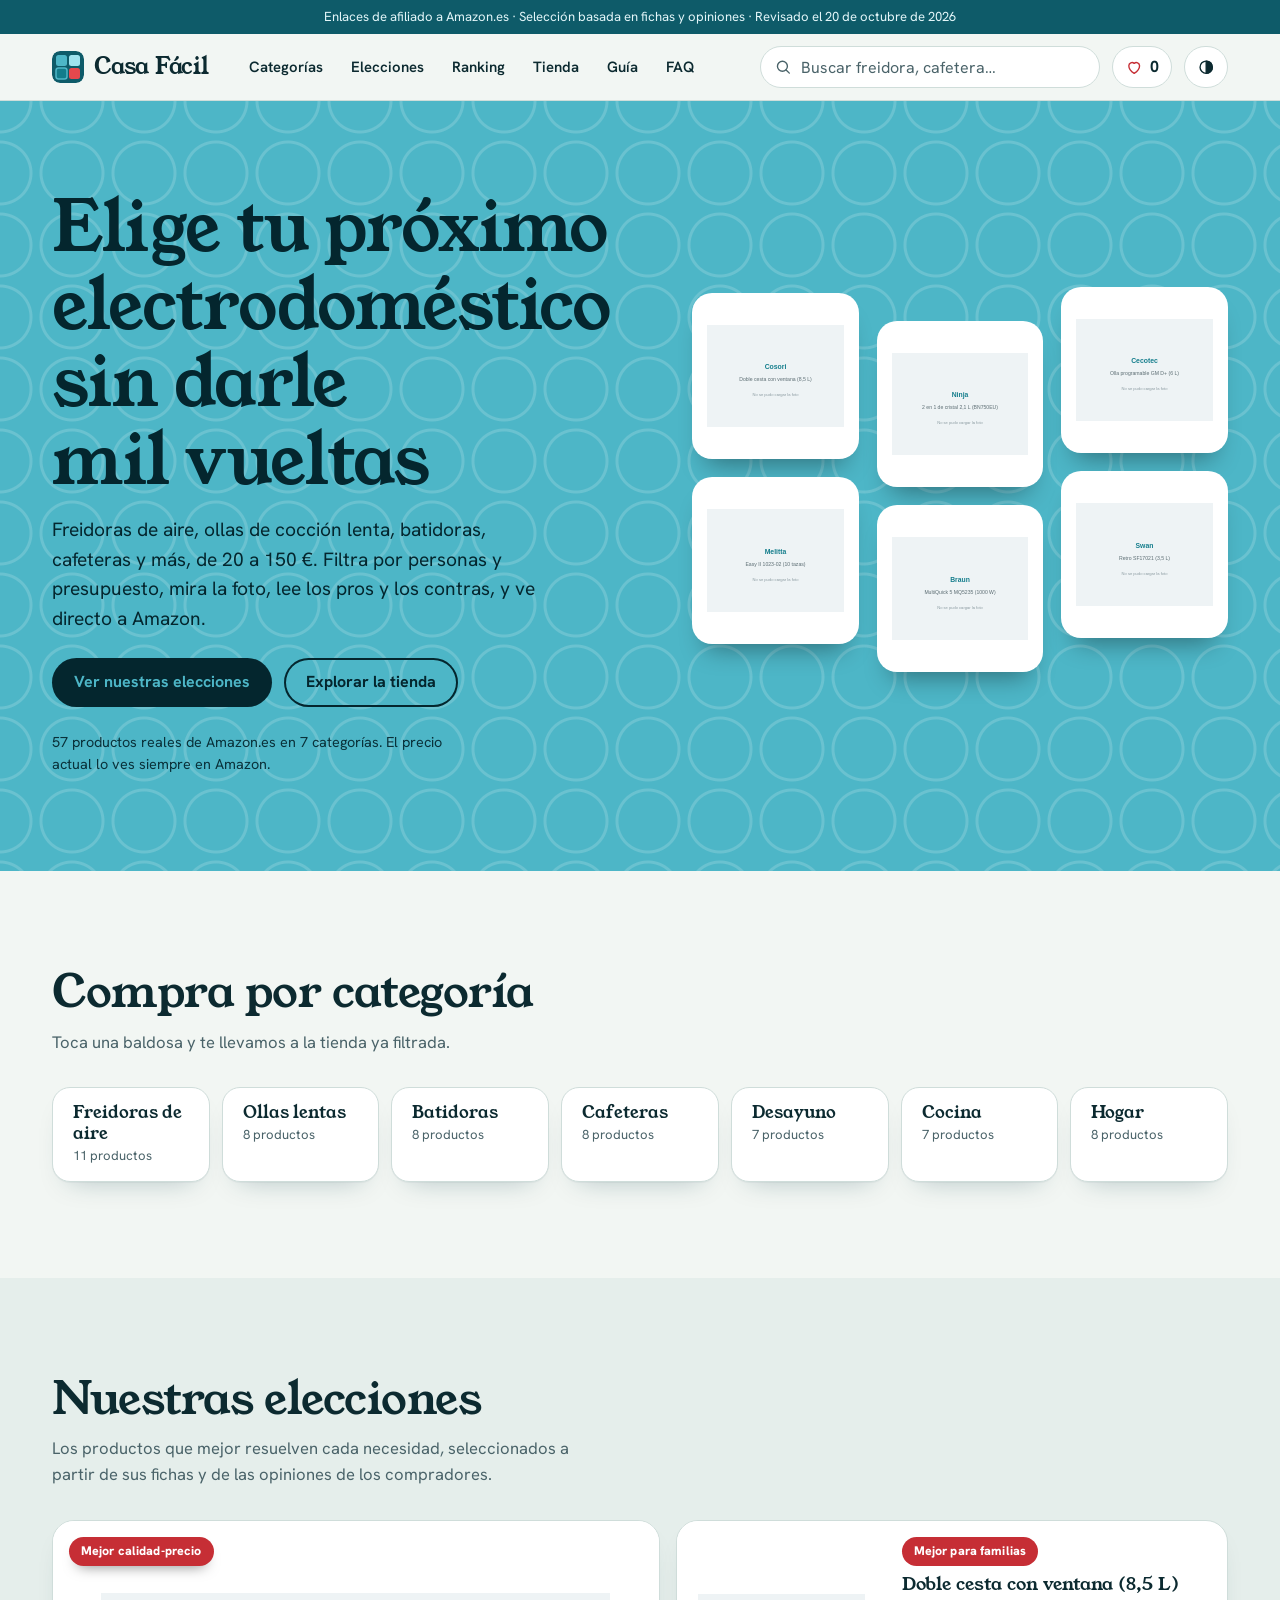
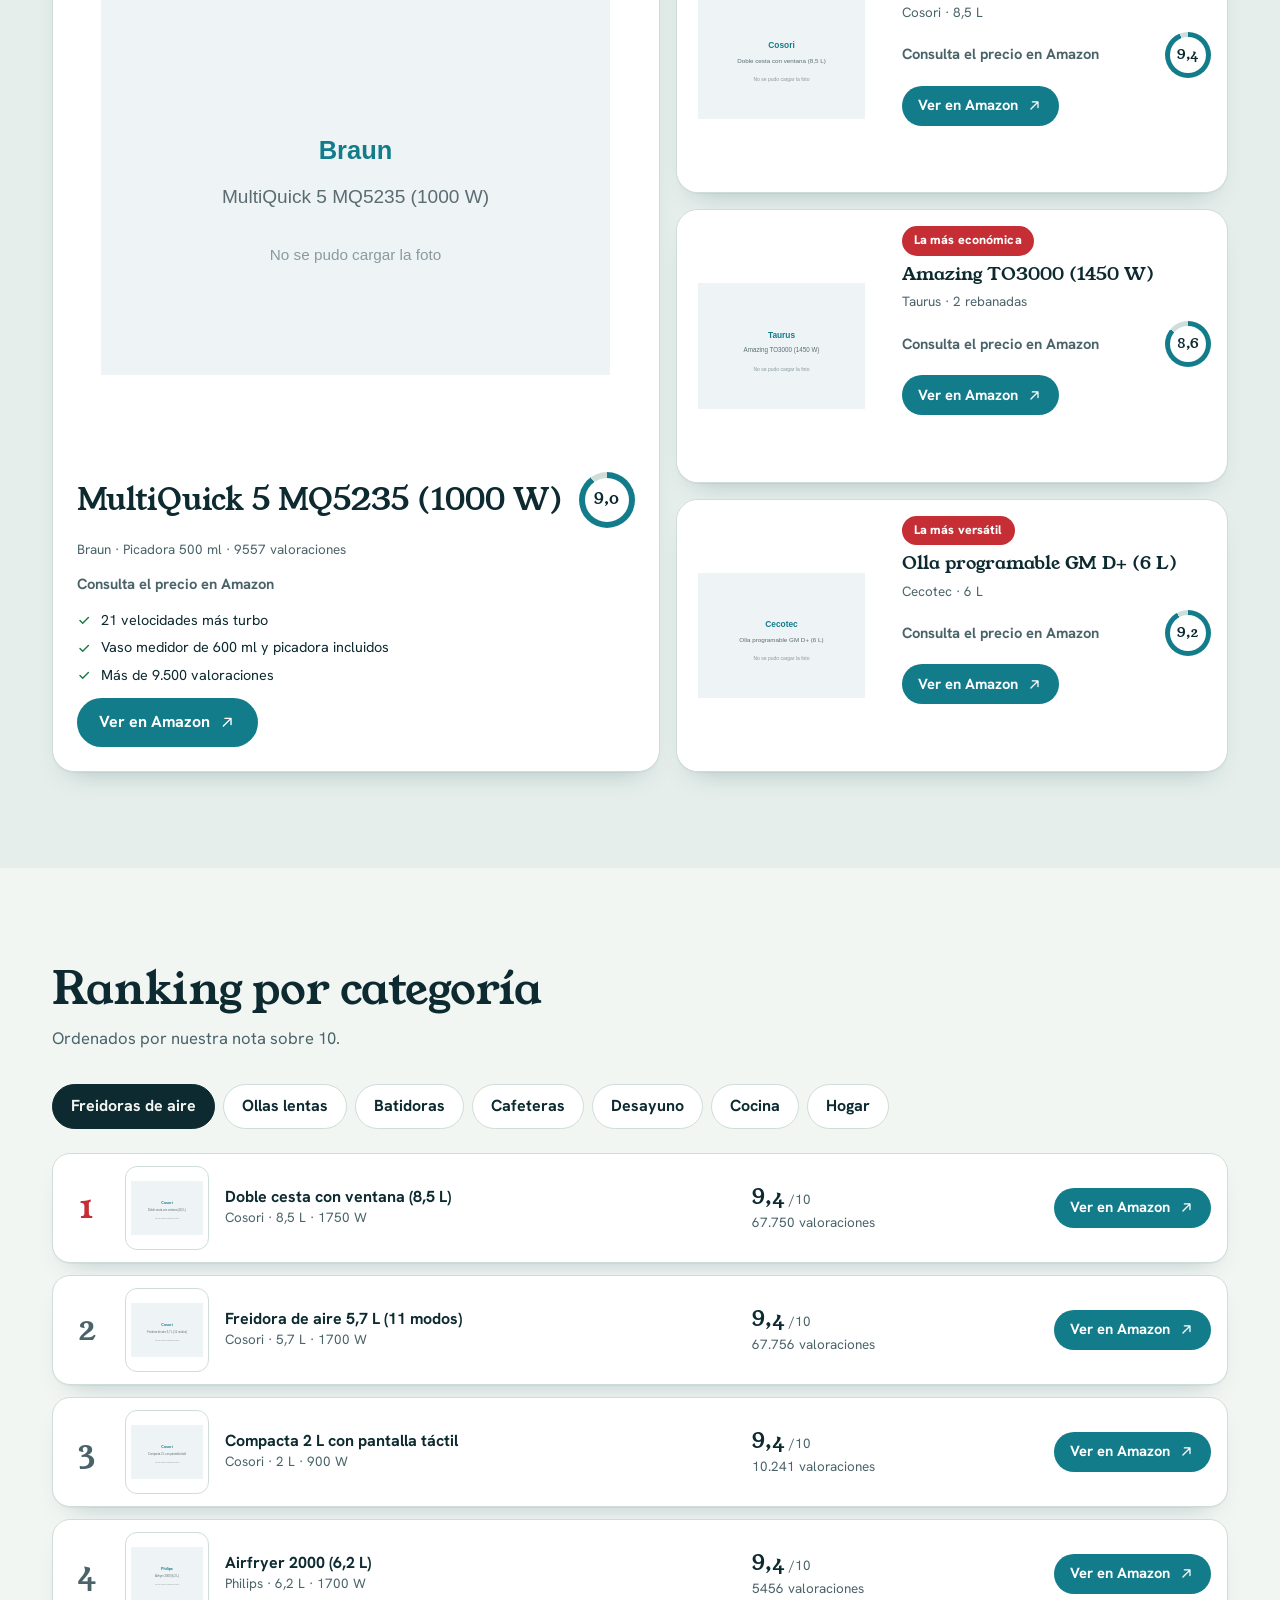
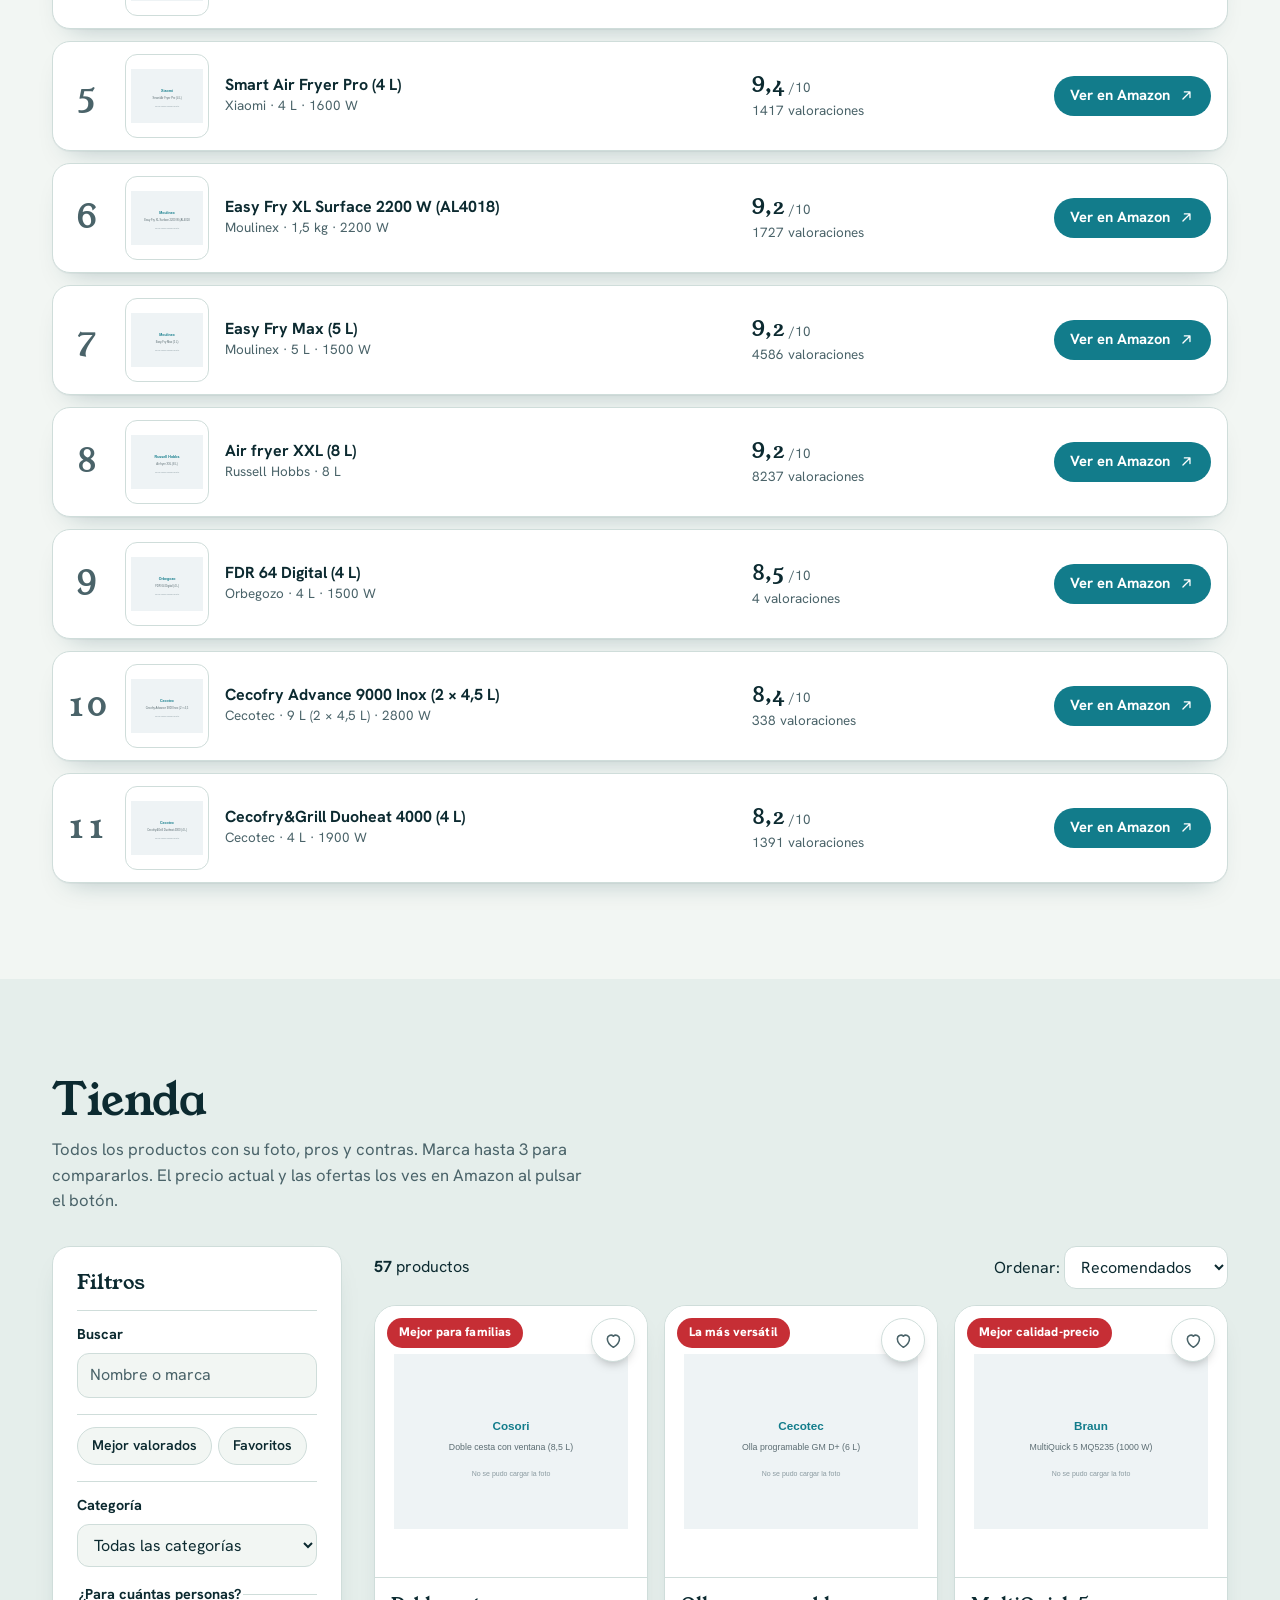
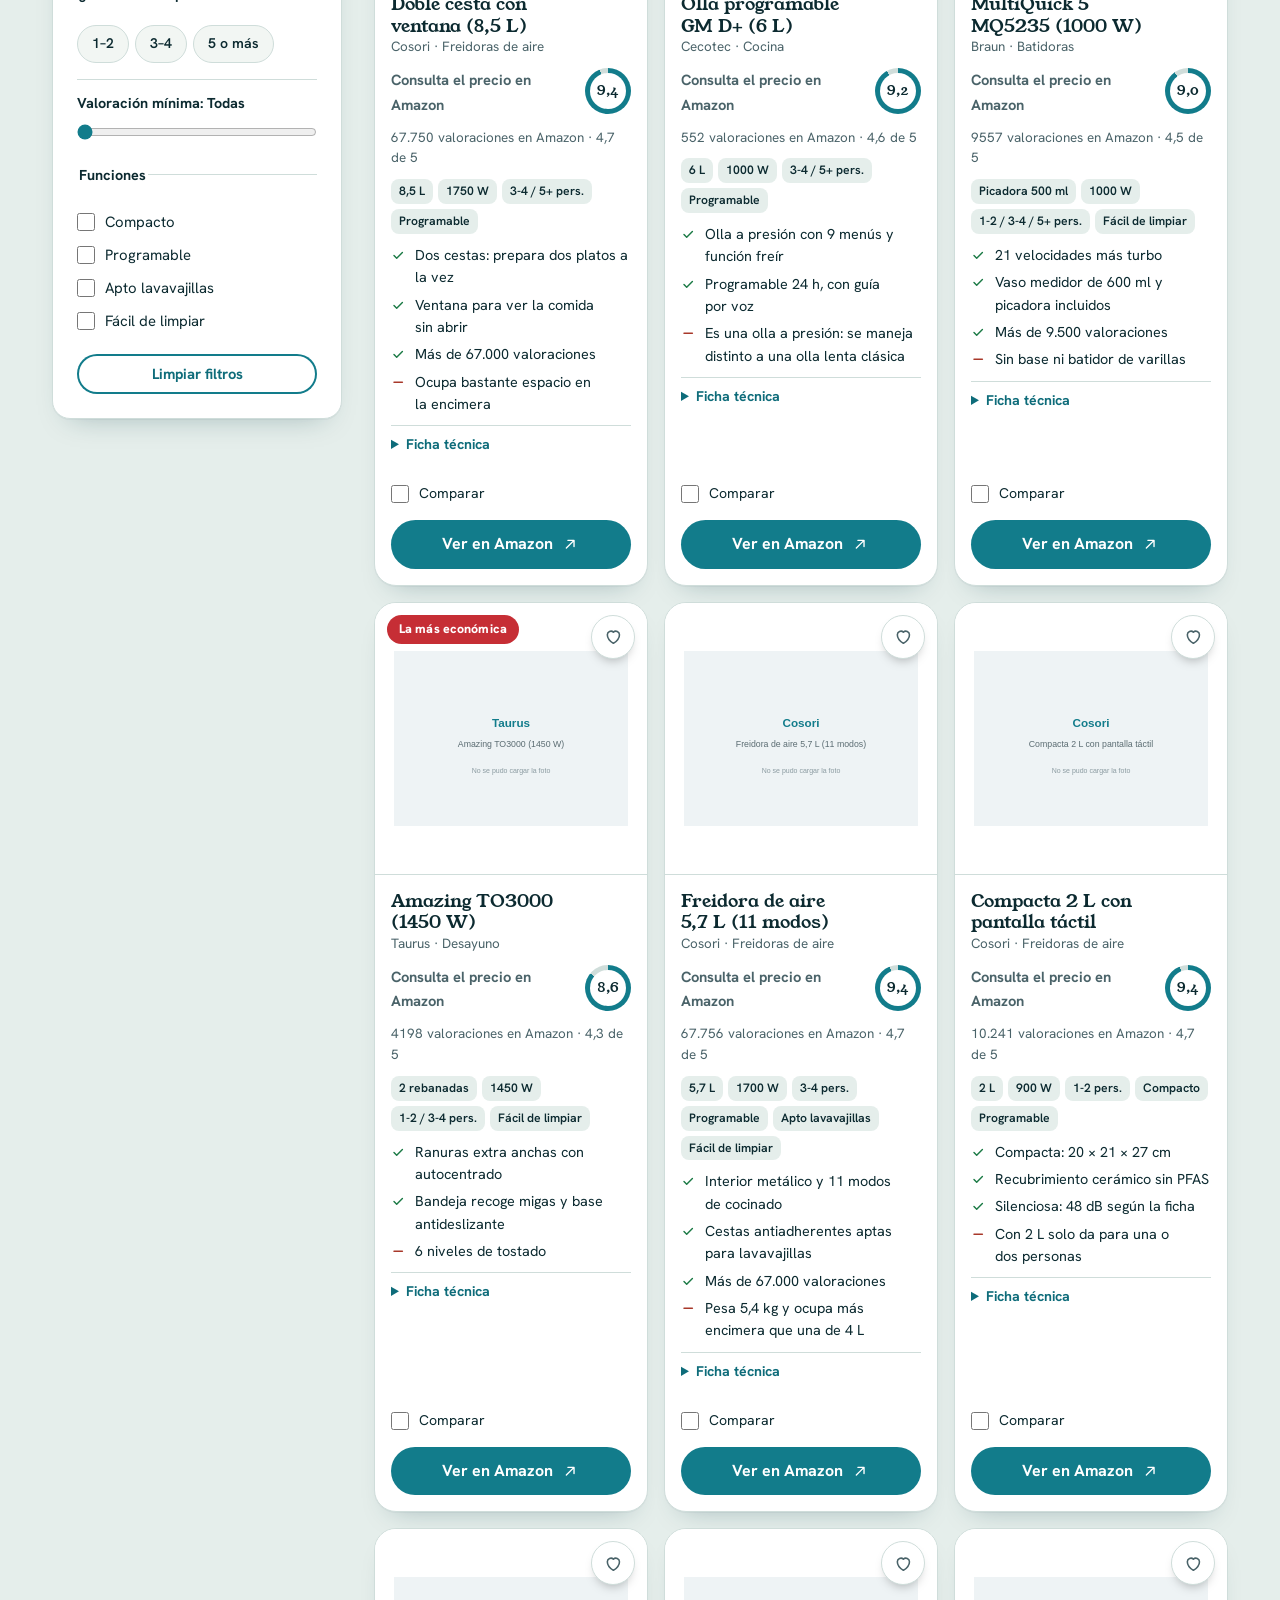
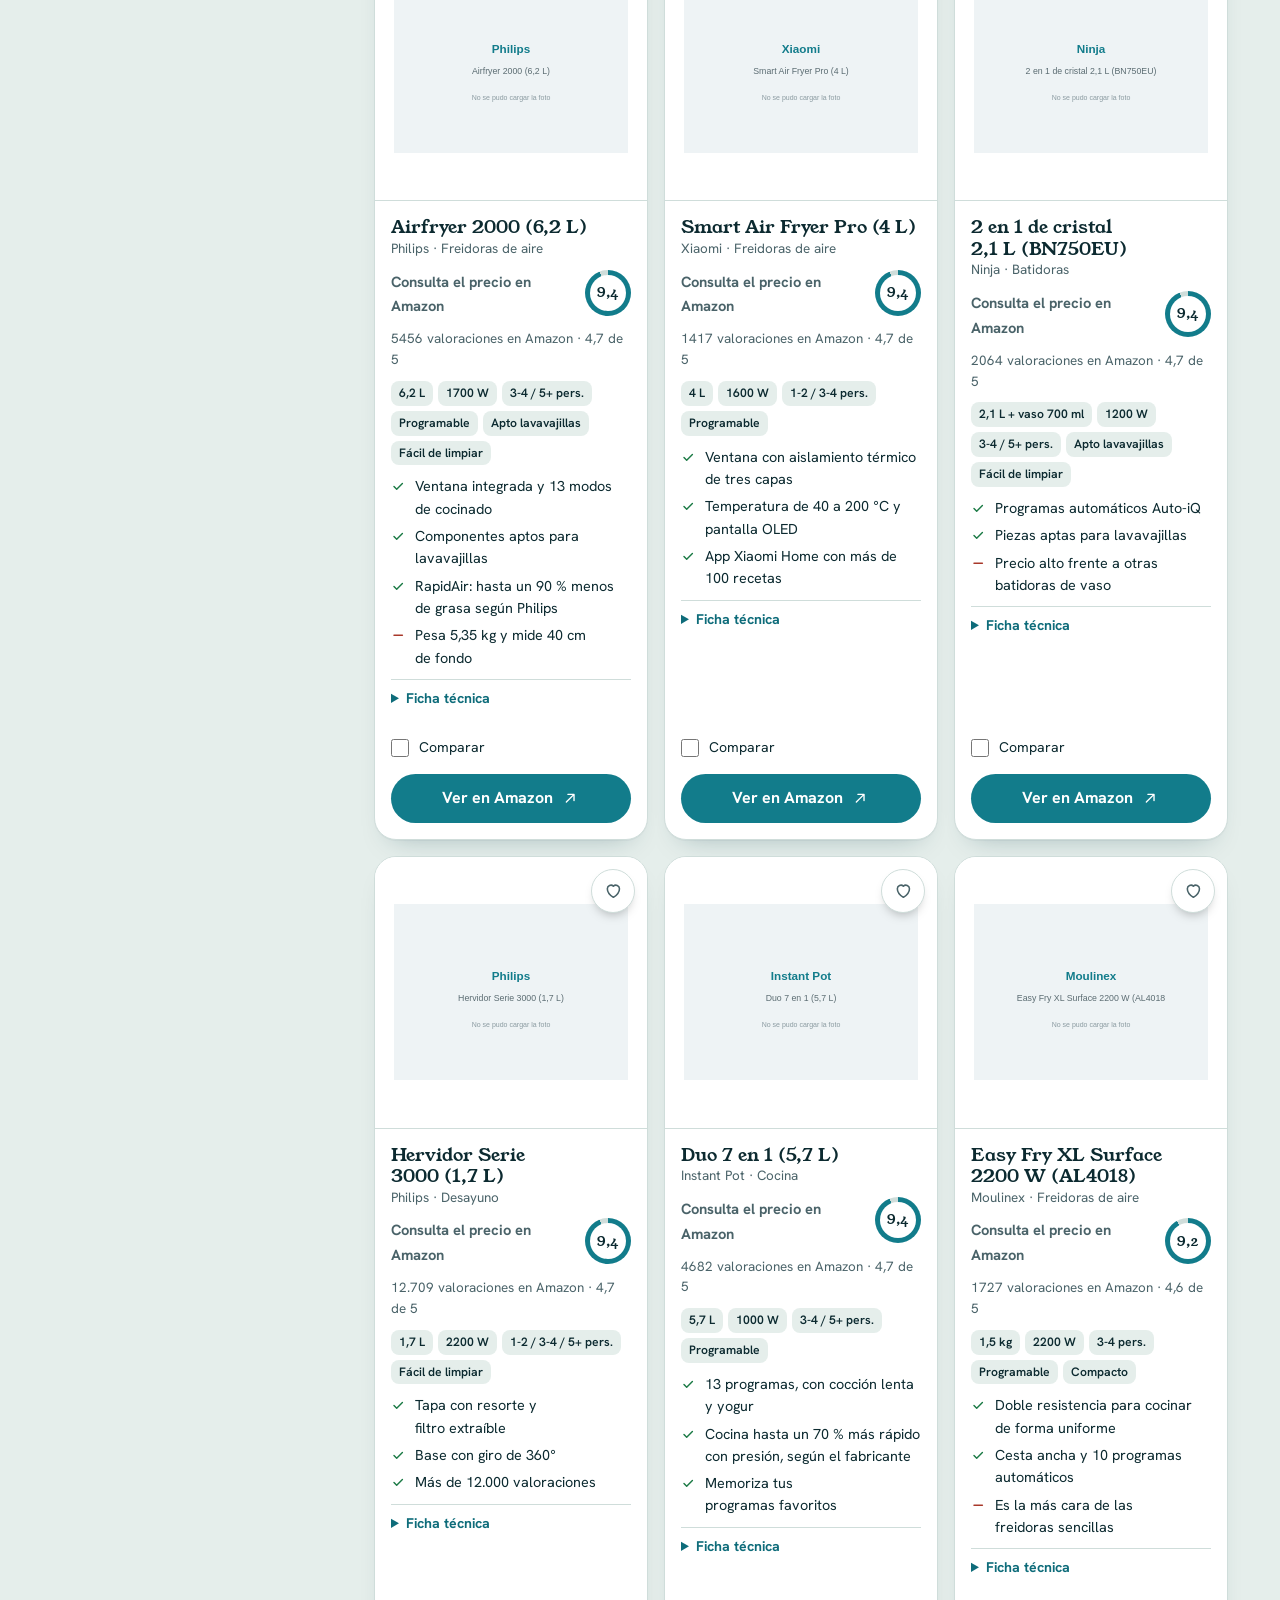
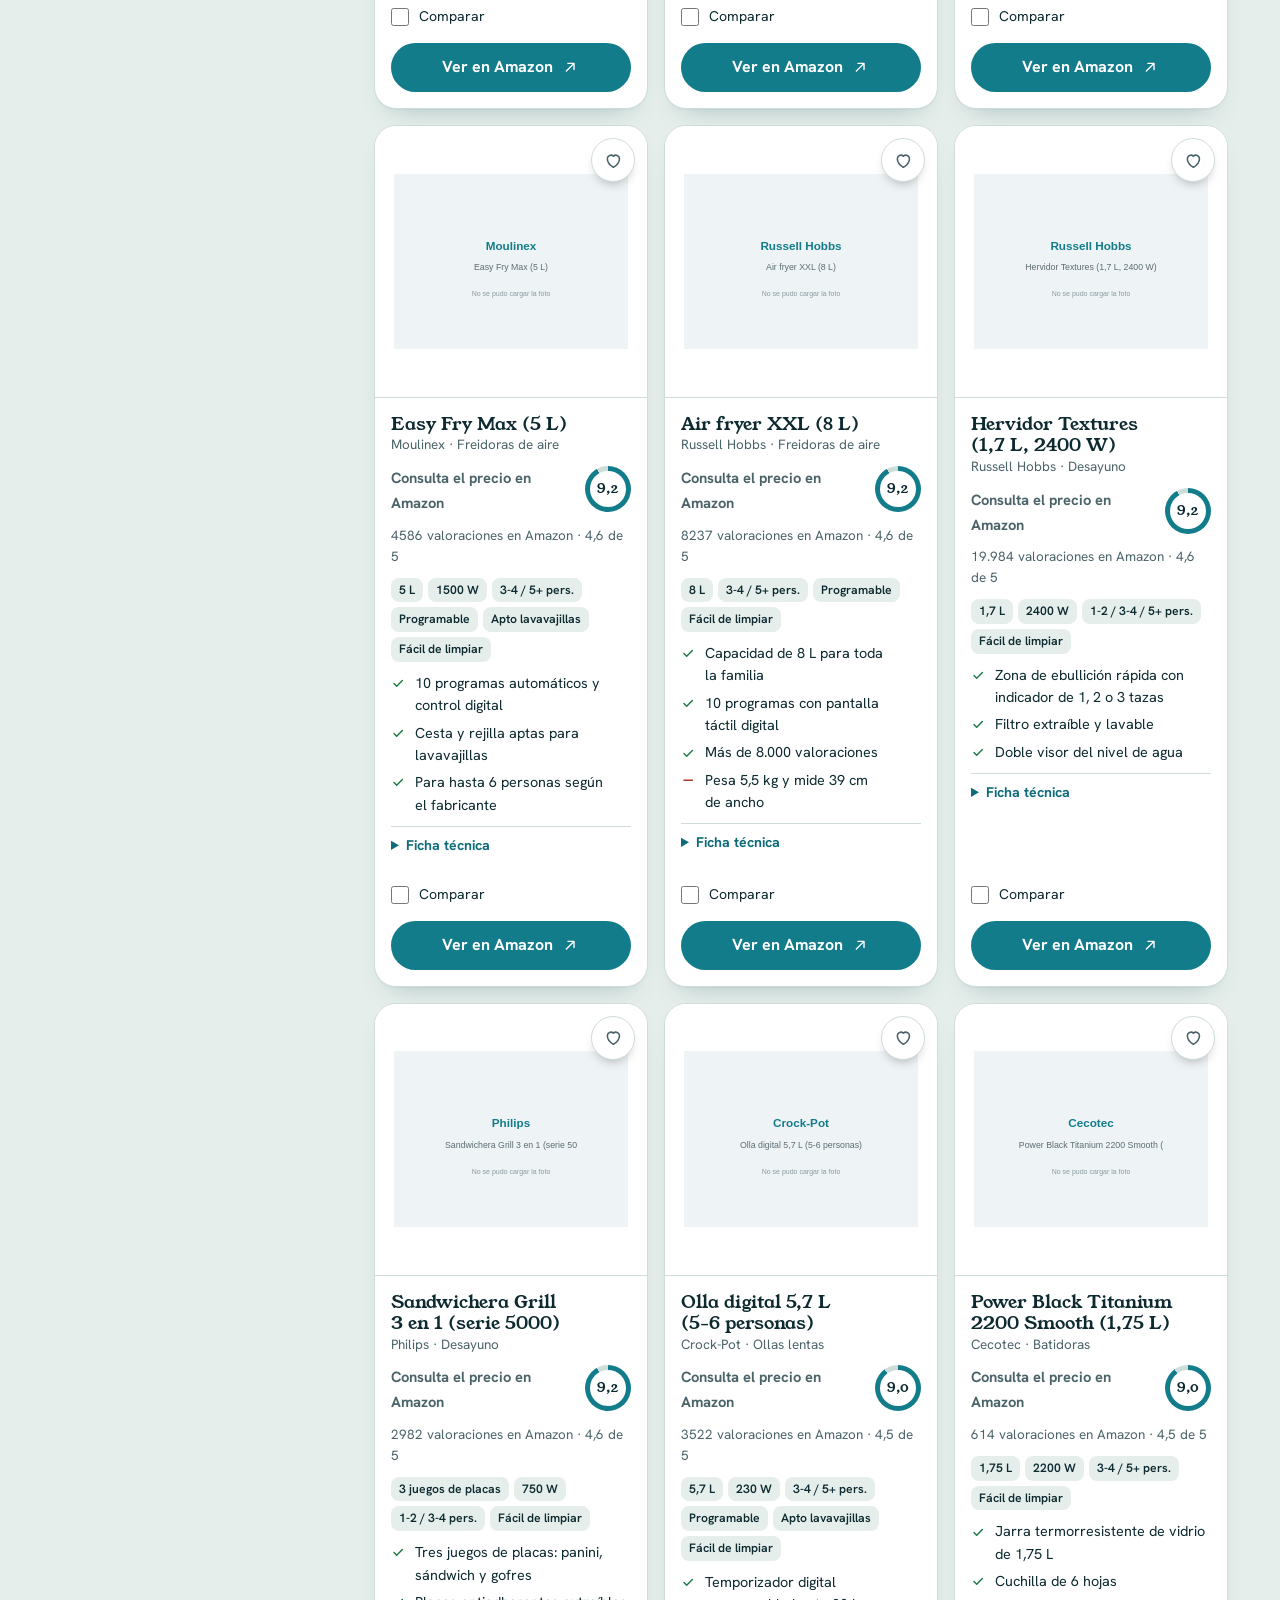
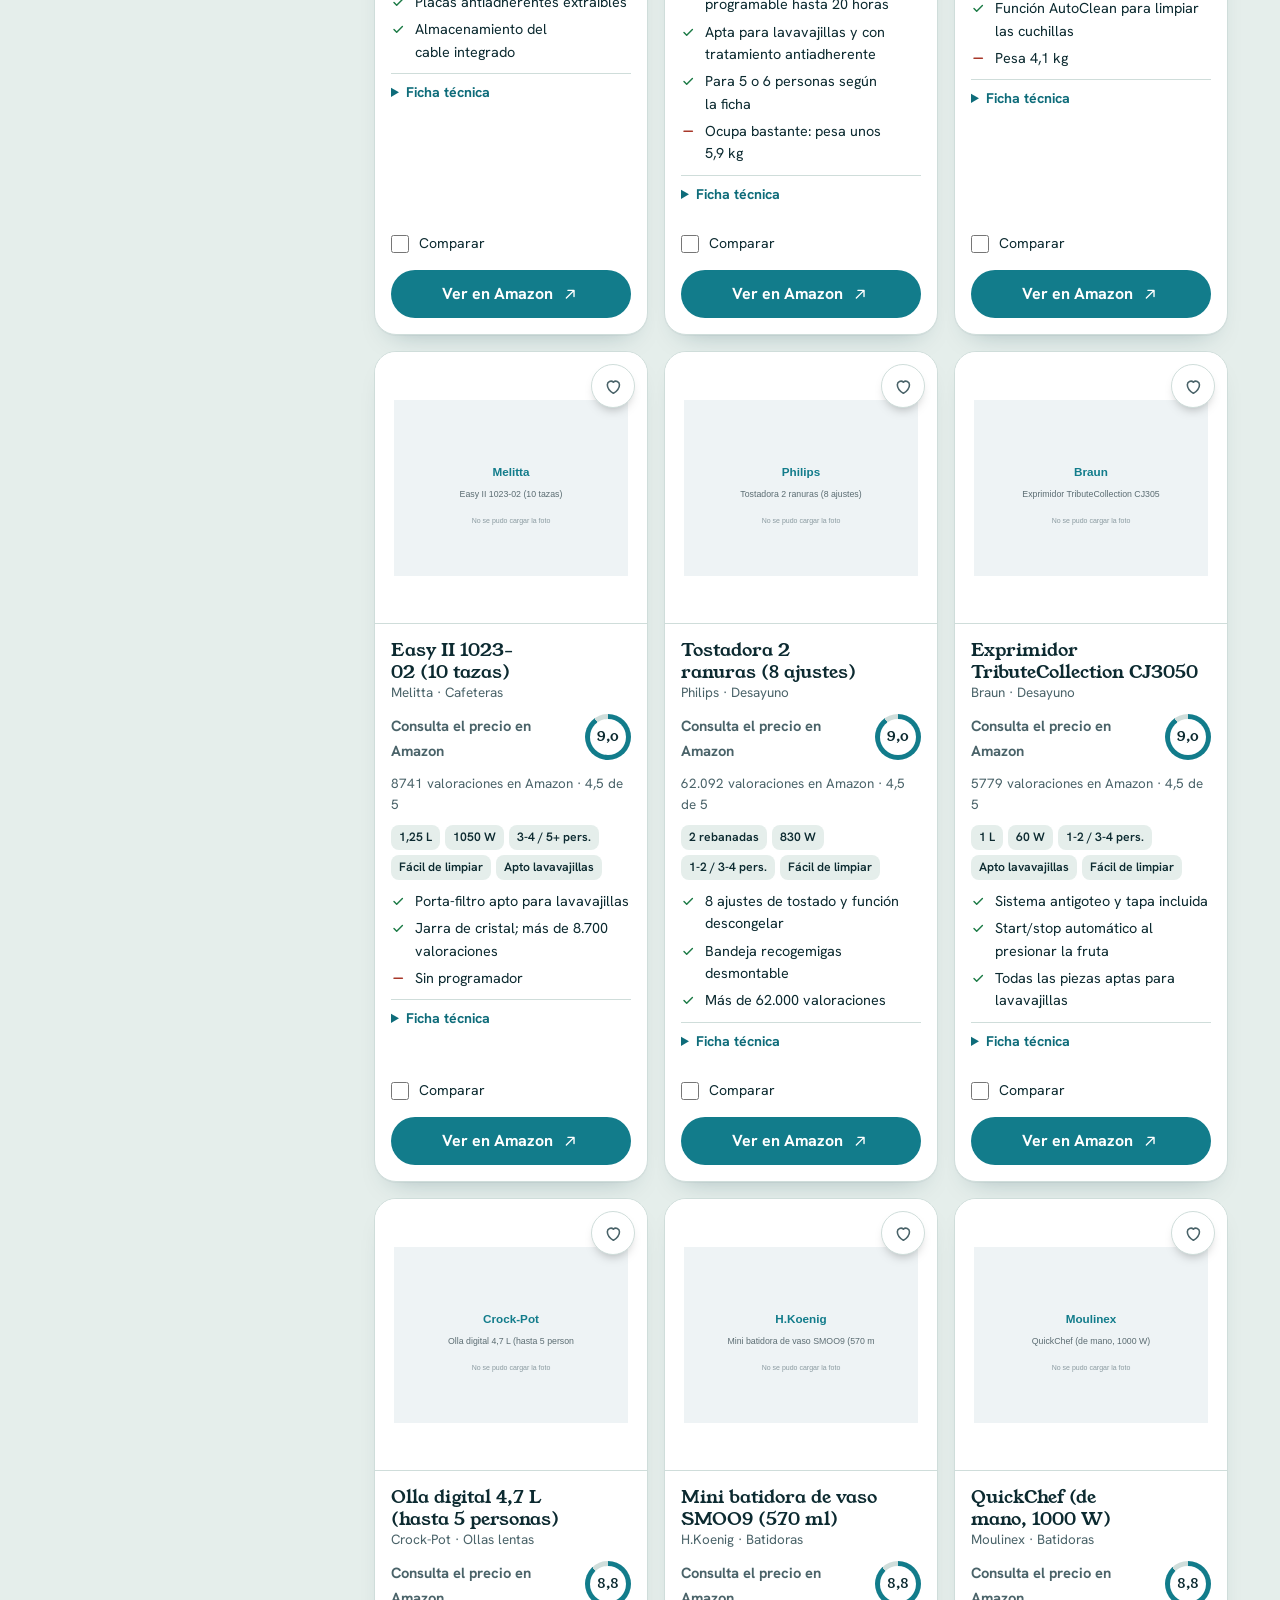
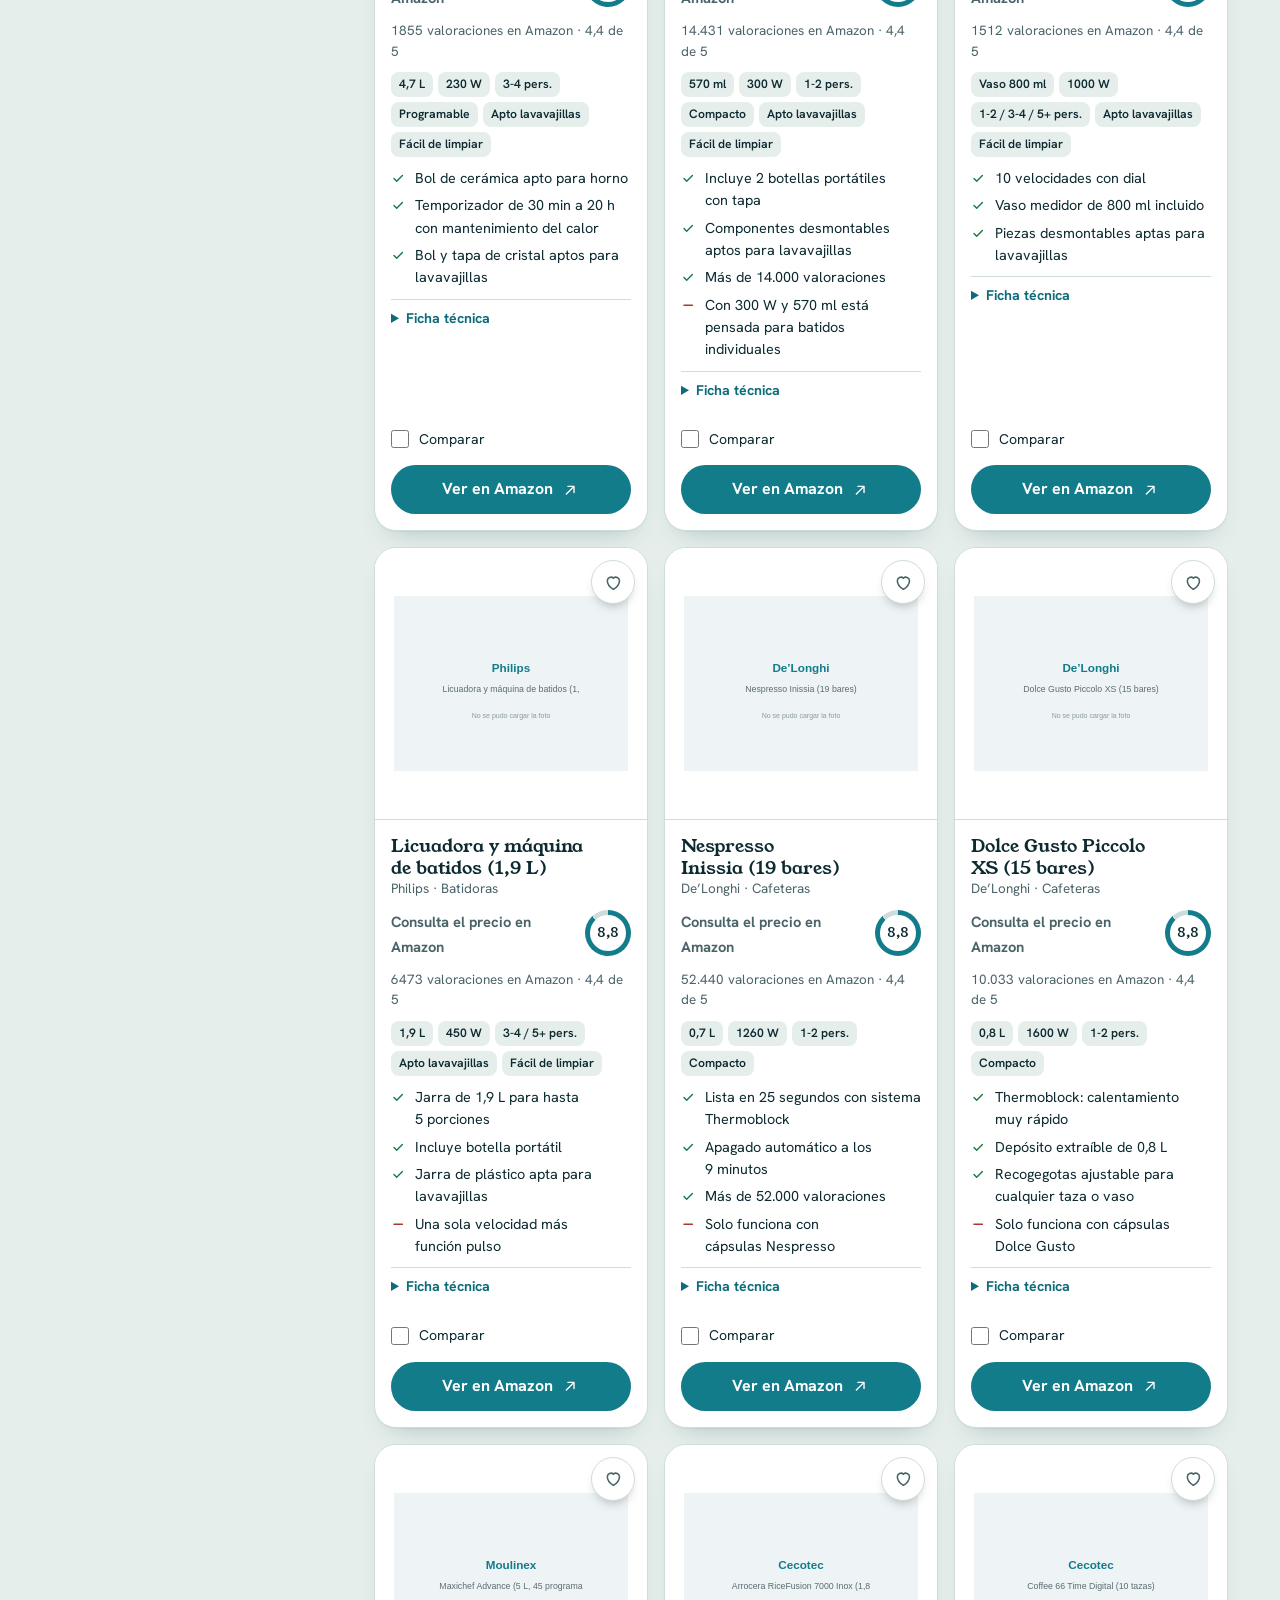
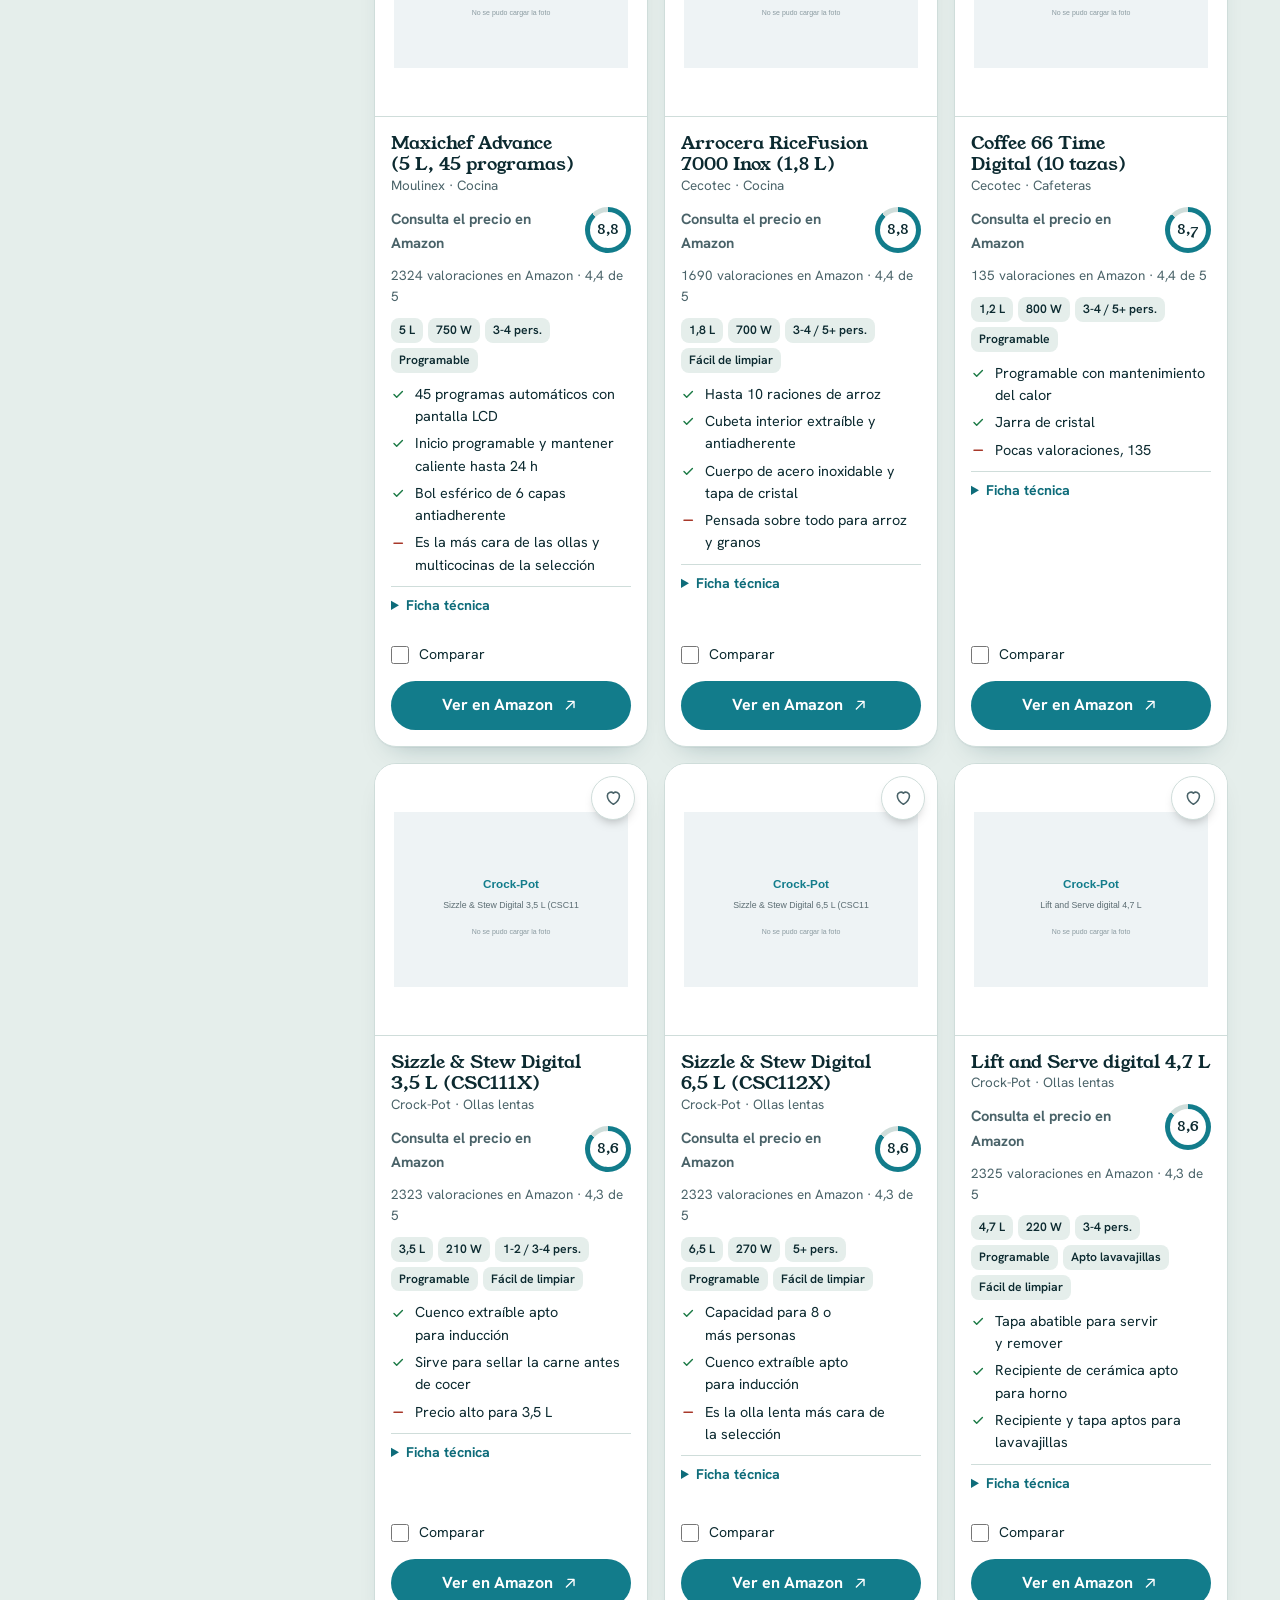
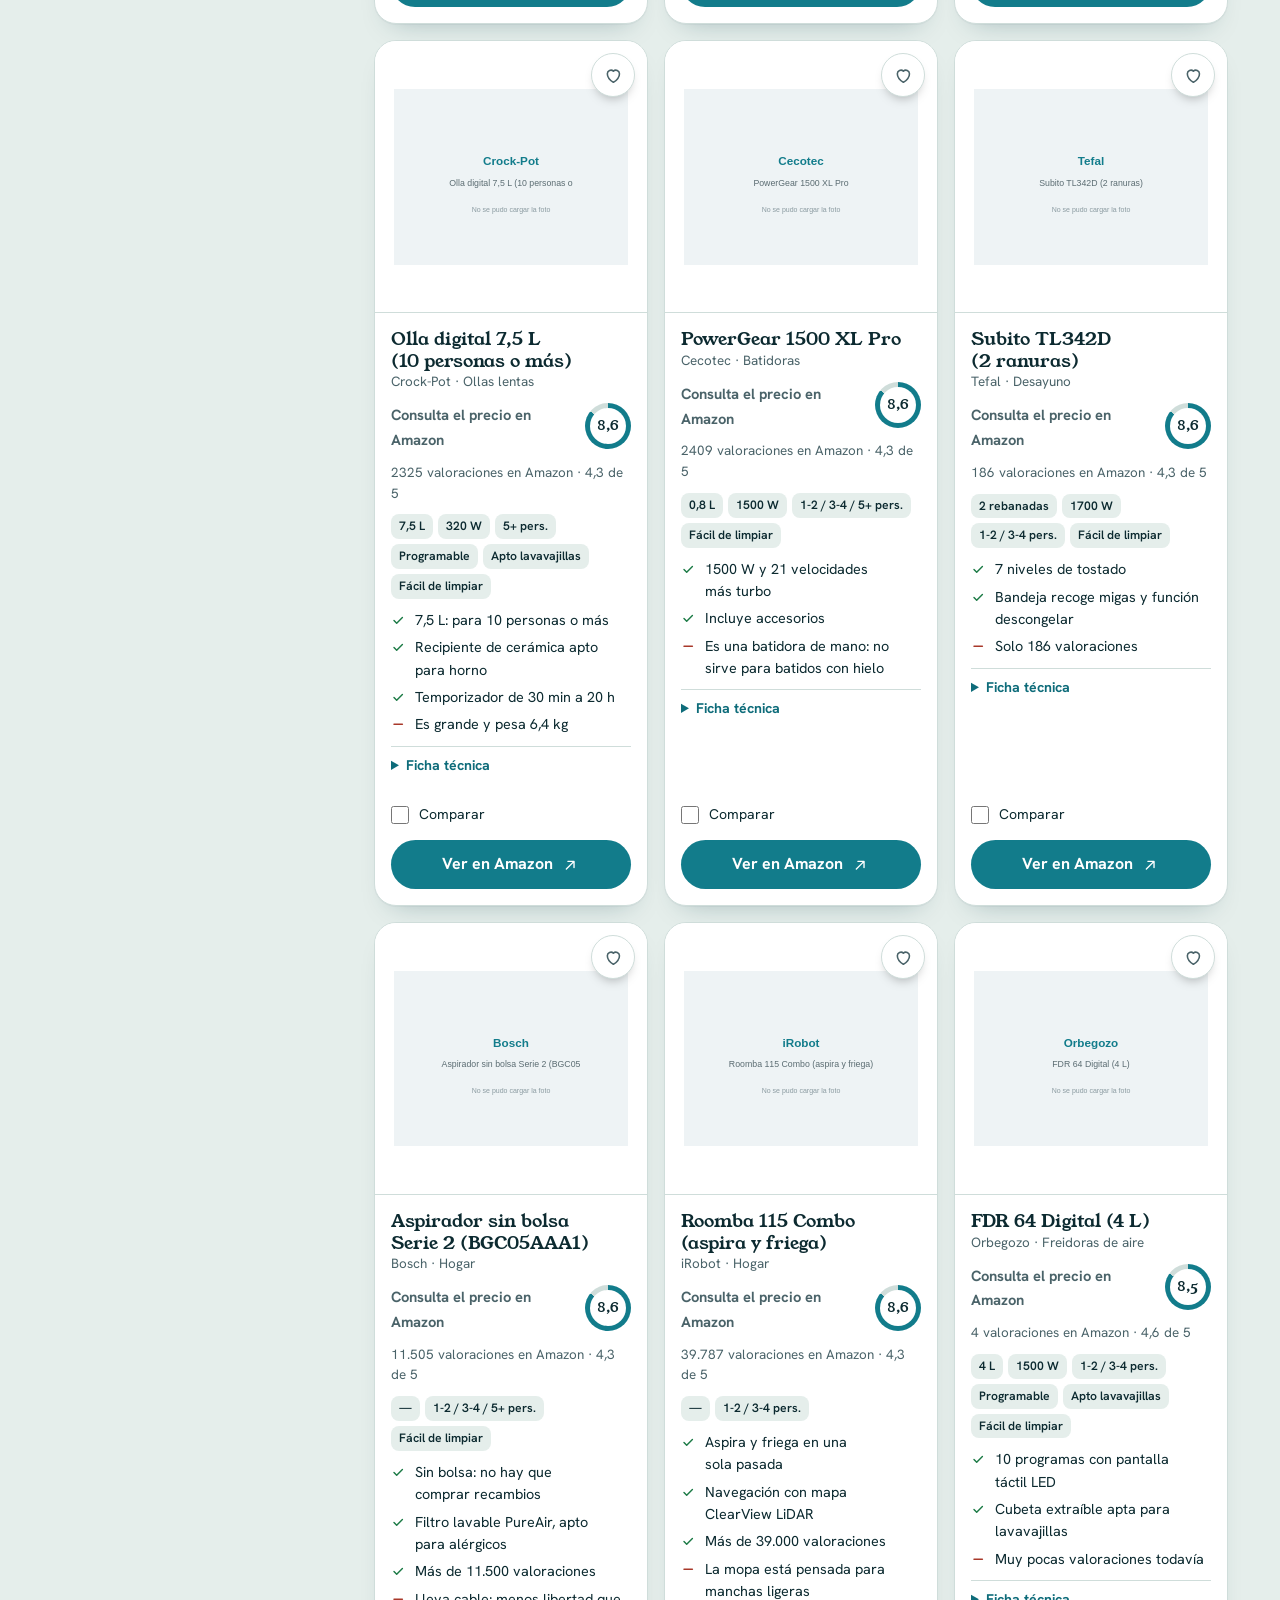
<file: index.html>
<!doctype html>
<html lang="es-ES">
<head>
<meta charset="utf-8">
<meta name="viewport" content="width=device-width,initial-scale=1">
<title>Casa Fácil – Comparativas de freidoras de aire, ollas lentas, batidoras y cafeteras</title>
<meta name="description" content="Comparativas de electrodomésticos de cocina y hogar de 20 a 150 €: freidoras de aire, ollas de cocción lenta, batidoras y cafeteras, con pros, contras y enlace a Amazon.es.">
<link rel="stylesheet" href="fonts.css">
<link rel="icon" href="favicon.svg" type="image/svg+xml">
<link rel="canonical" href="https://casa-facil.github.io/">
<meta name="robots" content="index,follow,max-image-preview:large">
<meta property="og:type" content="website"><meta property="og:locale" content="es_ES"><meta property="og:site_name" content="Casa Fácil"><meta property="og:title" content="Casa Fácil – Comparativas de freidoras de aire, ollas lentas, batidoras y cafeteras"><meta property="og:description" content="Comparativas de electrodomésticos de cocina y hogar de 20 a 150 €: freidoras de aire, ollas de cocción lenta, batidoras y cafeteras, con pros, contras y enlace a Amazon.es."><meta property="og:url" content="https://casa-facil.github.io/"><meta property="og:image" content="https://casa-facil.github.io/og-image.png"><meta property="og:image:width" content="1200"><meta property="og:image:height" content="630"><meta property="og:image:alt" content="Casa Fácil: comparativas de electrodomésticos de cocina y hogar">
<meta name="twitter:card" content="summary_large_image"><meta name="twitter:title" content="Casa Fácil – Comparativas de freidoras de aire, ollas lentas, batidoras y cafeteras"><meta name="twitter:description" content="Comparativas de electrodomésticos de cocina y hogar de 20 a 150 €: freidoras de aire, ollas de cocción lenta, batidoras y cafeteras, con pros, contras y enlace a Amazon.es."><meta name="twitter:image" content="https://casa-facil.github.io/og-image.png">
<script type="application/ld+json">{"@context":"https://schema.org","@type":"WebSite","name":"Casa Fácil","url":"https://casa-facil.github.io/","inLanguage":"es-ES","description":"Comparativas de electrodomésticos de cocina y hogar de 20 a 150 €: freidoras de aire, ollas de cocción lenta, batidoras y cafeteras, con pros, contras y enlace a Amazon.es."}</script>
<style>
/* Hallmark · custom theme "Azulejo" · tone: warm editorial catalogue · paper light (teal-tinted) / display roman serif / accent teal + red seal
   Impeccable · mode: Persuade + Operate (shop) · photo-first cards */
:root{
  --font-display:'Young Serif',Georgia,'Times New Roman',serif;
  --font-body:'Hanken Grotesk',system-ui,-apple-system,'Segoe UI',sans-serif;
  --paper:#F2F6F3;--paper-2:#E5EEEB;--card:#FFFFFF;--plate:#FFFFFF;
  --ink:#0C2A30;--muted:#4A6369;--line:#CFDDDA;
  --hero:#4DB6C7;--hero-ink:#04262E;--hero-joint:rgba(255,255,255,.16);
  --btn:#127C8B;--btn-h:#0E5B69;--on-btn:#FFFFFF;--link:#0E6C7A;
  --band:#0E5B69;--foot:#0B3F49;
  --accent:#E5484D;--seal:#C62E35;--on-seal:#FFFFFF;
  --ok:#1b7a45;--ko:#a8382a;
  --focus:#C62E35;
  --shadow:0 1px 0 rgba(12,42,48,.04),0 14px 28px -18px rgba(11,63,73,.35);
  --shadow-lift:0 1px 0 rgba(12,42,48,.04),0 22px 34px -18px rgba(11,63,73,.45);
  --ease:cubic-bezier(.22,1,.36,1);
  --s1:4px;--s2:8px;--s3:12px;--s4:16px;--s5:24px;--s6:32px;--s7:48px;--s8:72px;
  --r:18px;
  --pad:clamp(16px,4vw,32px);
  color-scheme:light;
}
:root[data-theme=dark]{
  --paper:#0A1D22;--paper-2:#0F262C;--card:#12292F;
  --ink:#E7F1F2;--muted:#9DB6BB;--line:#244249;
  --hero:#0F4C58;--hero-ink:#EAF8FA;--hero-joint:rgba(255,255,255,.055);
  --btn:#2BB0C4;--btn-h:#4CC6D8;--on-btn:#04262E;--link:#6FD0DF;
  --band:#0D3B45;--foot:#071518;
  --seal:#E5484D;--on-seal:#1b0507;
  --ok:#52c283;--ko:#ef8573;--focus:#FF8A8E;
  --shadow:0 1px 0 rgba(0,0,0,.2),0 14px 28px -16px rgba(0,0,0,.7);
  --shadow-lift:0 1px 0 rgba(0,0,0,.2),0 22px 34px -16px rgba(0,0,0,.85);
  color-scheme:dark;
}
@media (prefers-color-scheme:dark){:root:not([data-theme=light]){
  --paper:#0A1D22;--paper-2:#0F262C;--card:#12292F;
  --ink:#E7F1F2;--muted:#9DB6BB;--line:#244249;
  --hero:#0F4C58;--hero-ink:#EAF8FA;--hero-joint:rgba(255,255,255,.055);
  --btn:#2BB0C4;--btn-h:#4CC6D8;--on-btn:#04262E;--link:#6FD0DF;
  --band:#0D3B45;--foot:#071518;
  --seal:#E5484D;--on-seal:#1b0507;
  --ok:#52c283;--ko:#ef8573;--focus:#FF8A8E;
  --shadow:0 1px 0 rgba(0,0,0,.2),0 14px 28px -16px rgba(0,0,0,.7);
  --shadow-lift:0 1px 0 rgba(0,0,0,.2),0 22px 34px -16px rgba(0,0,0,.85);
  color-scheme:dark}}

*,*::before,*::after{box-sizing:border-box}
*{margin:0}
html{scroll-behavior:smooth;scroll-padding-top:84px;overflow-x:clip;-webkit-text-size-adjust:100%}
body{font-family:var(--font-body);background:var(--paper);color:var(--ink);line-height:1.55;overflow-x:clip;caret-color:var(--btn);accent-color:var(--btn);font-variant-numeric:lining-nums}
h1,h2,h3,h4{font-family:var(--font-display);font-weight:400;line-height:1.12;text-wrap:balance;overflow-wrap:anywhere;min-width:0}
p,li{text-wrap:pretty}
img{max-width:100%;display:block}
a{color:var(--link);text-underline-offset:.2em}
::selection{background:var(--hero);color:var(--hero-ink)}
:focus-visible{outline:3px solid var(--focus);outline-offset:2px;border-radius:6px}
*{scrollbar-color:var(--btn) transparent}
button{font:inherit;cursor:pointer;color:inherit;background:none;border:0}
.wrap{max-width:1240px;margin:0 auto;padding:0 var(--pad)}
.sr{position:absolute;width:1px;height:1px;overflow:hidden;clip:rect(0 0 0 0);white-space:nowrap}
.skip{position:absolute;left:12px;top:-60px;z-index:200;background:var(--ink);color:var(--paper);padding:10px 16px;border-radius:10px;font-weight:700;text-decoration:none}
.skip:focus{top:12px}
.ic{width:1.15em;height:1.15em;flex:none;fill:none;stroke:currentColor;stroke-width:1.8;stroke-linecap:round;stroke-linejoin:round}
.num{font-variant-numeric:tabular-nums}

/* botones */
.pill{display:inline-flex;align-items:center;justify-content:center;gap:8px;background:var(--btn);color:var(--on-btn);border-radius:999px;padding:12px 22px;font-weight:700;text-decoration:none;white-space:nowrap;min-height:44px;transition:background .2s var(--ease),transform .2s var(--ease),box-shadow .2s var(--ease)}
.pill:hover{background:var(--btn-h);transform:translateY(-2px);box-shadow:0 10px 18px -10px rgba(0,0,0,.45)}
.pill:active{transform:translateY(0)}
.pill:disabled{opacity:.45;cursor:not-allowed;transform:none;box-shadow:none}
.pill.sm{padding:8px 16px;font-size:.92rem;min-height:40px}
.pill.out{background:transparent;color:var(--link);box-shadow:inset 0 0 0 2px var(--btn)}
.pill.out:hover{background:var(--paper-2);box-shadow:inset 0 0 0 2px var(--btn)}
.pill.block{width:100%}

/* cabecera */
.topbar{background:var(--band);color:#E3F6F9;font-size:.82rem;text-align:center;padding:7px 16px}
header.main{position:sticky;top:0;z-index:50;background:color-mix(in oklab,var(--paper) 94%,transparent);backdrop-filter:blur(10px);border-bottom:1px solid var(--line)}
.hbar{display:flex;align-items:center;gap:var(--s3);height:66px}
.logo{display:inline-flex;align-items:center;gap:10px;font-family:var(--font-display);font-size:1.45rem;color:var(--ink);text-decoration:none;white-space:nowrap;letter-spacing:-.01em}
.logo svg{width:32px;height:32px;flex:none;border-radius:8px}
nav.links{display:flex;gap:4px;margin-left:var(--s4)}
nav.links a{color:var(--ink);text-decoration:none;font-weight:600;font-size:.93rem;padding:8px 12px;border-radius:999px;transition:background .2s}
nav.links a:hover{background:var(--paper-2)}
.hsearch{flex:1;max-width:340px;margin-left:auto;position:relative;min-width:0}
.hsearch .ic{position:absolute;left:14px;top:50%;translate:0 -50%;color:var(--muted);pointer-events:none}
.hsearch input{width:100%;min-width:0;height:42px;border:1px solid var(--line);background:var(--card);color:var(--ink);border-radius:999px;padding:0 16px 0 40px;font:inherit}
input::placeholder{color:var(--muted);opacity:1}
.ibtn{display:inline-flex;align-items:center;justify-content:center;gap:6px;background:var(--card);border:1px solid var(--line);border-radius:999px;height:42px;min-width:42px;padding:0 12px;font-weight:700;white-space:nowrap;transition:border-color .2s,transform .2s var(--ease)}
.ibtn:hover{border-color:var(--btn);transform:translateY(-1px)}
.ibtn .ic{color:var(--seal)}
#theme .ic{color:var(--ink)}
@media(max-width:900px){nav.links{display:none}.hsearch{max-width:none}}
@media(max-width:520px){.logo{font-size:0}.logo svg{width:36px;height:36px}.hbar{gap:8px}}

/* hero */
.hero{position:relative;background:var(--hero);color:var(--hero-ink);overflow:clip;
  background-image:radial-gradient(circle at 0 0,transparent 29px,var(--hero-joint) 30px 32px,transparent 33px),radial-gradient(circle at 100% 0,transparent 29px,var(--hero-joint) 30px 32px,transparent 33px),radial-gradient(circle at 0 100%,transparent 29px,var(--hero-joint) 30px 32px,transparent 33px),radial-gradient(circle at 100% 100%,transparent 29px,var(--hero-joint) 30px 32px,transparent 33px);background-size:72px 72px}
.hero .wrap{display:grid;grid-template-columns:minmax(0,1.05fr) minmax(0,.95fr);gap:var(--s7);align-items:center;padding-top:clamp(40px,7vw,88px);padding-bottom:clamp(48px,8vw,96px)}
.hero h1{font-size:clamp(2.2rem,5.4vw,4.4rem);max-width:15ch;letter-spacing:-.015em}
.hero p.lead{font-size:clamp(1.02rem,1.5vw,1.2rem);max-width:46ch;margin:var(--s4) 0 var(--s5);color:var(--hero-ink)}
.hero .btns{display:flex;gap:12px;flex-wrap:wrap}
.hero .pill{background:var(--hero-ink);color:var(--hero);}
:root[data-theme=dark] .hero .pill{background:var(--btn);color:var(--on-btn)}
.hero .pill.ghost{background:transparent;color:var(--hero-ink);box-shadow:inset 0 0 0 2px var(--hero-ink)}
.hero .pill.ghost:hover{background:rgba(255,255,255,.18)}
.hero .fine{margin-top:var(--s5);font-size:.9rem;max-width:50ch;opacity:.92}
.mosaic{display:grid;grid-template-columns:repeat(3,minmax(0,1fr));gap:clamp(10px,2vw,18px);padding-bottom:28px}
.tile{position:relative;display:block;aspect-ratio:1;background:var(--plate);border-radius:20px;box-shadow:0 18px 26px -14px rgba(0,0,0,.4);text-decoration:none;color:#0C2A30;overflow:hidden;
  animation:rise .8s var(--ease) backwards;animation-delay:calc(var(--i)*70ms + 120ms);transition:transform .35s var(--ease),box-shadow .35s var(--ease)}
.tile:nth-child(3n+2){translate:0 28px}
.tile:nth-child(3n){translate:0 -6px}
.tile img{position:absolute;inset:0;width:100%;height:100%;object-fit:contain;padding:9%}
.tile:hover{transform:translateY(-6px) rotate(-1deg);box-shadow:0 26px 34px -14px rgba(0,0,0,.45)}
.tile b{position:absolute;left:8px;bottom:8px;background:#0C2A30;color:#fff;font-size:.78rem;font-weight:700;padding:3px 9px;border-radius:999px}
@keyframes rise{from{opacity:0;transform:translateY(22px) scale(.97)}}
@media(max-width:860px){.hero .wrap{grid-template-columns:1fr;gap:var(--s5)}.hero h1{max-width:18ch}.mosaic{order:-1;padding-bottom:20px}.hero .wrap{padding-top:28px}}
.example{background:#fff3cd;color:#664d03;text-align:center;font-size:.85rem;padding:6px 12px}

/* secciones */
section{padding:clamp(48px,8vw,96px) 0}
.alt{background:var(--paper-2)}
.sh{margin-bottom:var(--s6);max-width:60ch}
.sh h2{font-size:clamp(1.8rem,4vw,2.8rem);letter-spacing:-.01em}
.sh p{color:var(--muted);margin-top:var(--s3);font-size:1.04rem}

/* categorías: baldosas con foto */
.cats{display:grid;grid-template-columns:repeat(auto-fit,minmax(150px,1fr));gap:var(--s3)}
.cat{display:flex;flex-direction:column;text-align:left;background:var(--card);border:1px solid var(--line);border-radius:var(--r);overflow:hidden;box-shadow:var(--shadow);transition:transform .3s var(--ease),border-color .2s,box-shadow .3s var(--ease)}
.cat .circ{background:var(--plate);aspect-ratio:1;position:relative;border-bottom:1px solid var(--line)}
.cat .circ img{position:absolute;inset:0;width:100%;height:100%;object-fit:contain;padding:12%;transition:transform .45s var(--ease)}
.cat:hover{transform:translateY(-4px);border-color:var(--btn);box-shadow:var(--shadow-lift)}
.cat:hover .circ img{transform:scale(1.06)}
.cat .lab{padding:12px 14px 14px;display:flex;flex-direction:column;gap:2px}
.cat strong{font-family:var(--font-display);font-weight:400;font-size:1.08rem;line-height:1.2}
.cat small{color:var(--muted);font-size:.82rem}
@media(max-width:700px){.cats{grid-template-columns:repeat(2,minmax(0,1fr))}.cat:last-child:nth-child(odd){grid-column:1/-1}.cat:last-child:nth-child(odd) .circ{aspect-ratio:2/1}}

/* elecciones */
.awards{display:grid;grid-template-columns:minmax(0,1.1fr) minmax(0,1fr);gap:var(--s4)}
.award{position:relative;background:var(--card);border:1px solid var(--line);border-radius:22px;box-shadow:var(--shadow);overflow:hidden;display:flex;flex-direction:column;transition:box-shadow .3s var(--ease),border-color .2s}
.award:hover{box-shadow:var(--shadow-lift);border-color:var(--btn)}
.award.feat{grid-row:span 3}
.award .ph{background:var(--plate);aspect-ratio:1/1;flex:none}
.award.feat .ph{aspect-ratio:1.15/1}
.ph{display:grid;place-items:center;position:relative}
.ph img{position:absolute;inset:0;width:100%;height:100%;object-fit:contain;padding:8%}
.award .body{padding:var(--s5);display:flex;flex-direction:column;gap:var(--s3);flex:1}
.award h3{font-size:1.15rem}
.award.feat h3{font-size:clamp(1.4rem,2.6vw,1.9rem)}
.award.mini{display:grid;grid-template-columns:minmax(0,38%) minmax(0,1fr)}
.award.mini .ph{aspect-ratio:auto;min-height:150px}
.award.mini .body{padding:var(--s4);gap:8px}
.award.mini .ph img{padding:10%}
.seal{display:inline-flex;align-self:flex-start;background:var(--seal);color:var(--on-seal);font-weight:800;font-size:.78rem;letter-spacing:.01em;padding:5px 12px;border-radius:999px}
.award.feat .seal{position:absolute;left:var(--s4);top:var(--s4);z-index:2;box-shadow:0 8px 14px -8px rgba(0,0,0,.5)}
@media(max-width:860px){.awards{grid-template-columns:1fr}.award.feat{grid-row:auto}}
@media(max-width:480px){.award.mini{grid-template-columns:minmax(0,34%) minmax(0,1fr)}}

/* nota: anillo */
.ring{--v:80;width:56px;height:56px;border-radius:50%;background:conic-gradient(var(--btn) calc(var(--v)*1%),var(--line) 0);display:grid;place-items:center;flex:none}
.ring i{font-style:normal;width:44px;height:44px;border-radius:50%;background:var(--card);display:grid;place-items:center;font-family:var(--font-display);font-size:1rem;font-variant-numeric:tabular-nums}
.ring.sm{width:46px;height:46px}.ring.sm i{width:36px;height:36px;font-size:.88rem}
.row{display:flex;align-items:center;gap:12px;justify-content:space-between}
.price{font-family:var(--font-display);font-size:1.7rem;line-height:1;font-variant-numeric:tabular-nums}
.was{color:var(--muted);text-decoration:line-through;font-size:.92rem;margin-left:8px}
.off{background:var(--seal);color:var(--on-seal);border-radius:6px;font-size:.78rem;padding:2px 6px;margin-left:8px;font-weight:800}
.noprice{font-size:.92rem;color:var(--muted);font-weight:700}
.meta{font-size:.84rem;color:var(--muted)}
ul.pc{list-style:none;padding:0;font-size:.9rem;display:grid;gap:5px}
ul.pc li{padding-left:24px;position:relative}
ul.pc li .ic{position:absolute;left:0;top:.28em;width:1em;height:1em;stroke-width:2.4}
ul.pc li.p .ic{color:var(--ok)}
ul.pc li.c .ic{color:var(--ko)}

/* ranking */
.tabs{display:flex;gap:8px;flex-wrap:wrap;margin-bottom:var(--s5)}
.tab{border:1px solid var(--line);background:var(--card);border-radius:999px;padding:9px 18px;font-weight:700;min-height:42px;transition:background .2s,border-color .2s}
.tab:hover{border-color:var(--btn)}
.tab[aria-pressed=true]{background:var(--ink);color:var(--paper);border-color:var(--ink)}
ol.rank{list-style:none;padding:0;display:grid;gap:var(--s3)}
ol.rank li{display:grid;grid-template-columns:44px 84px minmax(0,1fr) 150px 120px auto;grid-template-areas:"pos thumb info nota price btn";align-items:center;gap:var(--s4);background:var(--card);border:1px solid var(--line);border-radius:var(--r);padding:var(--s3) var(--s4) var(--s3) var(--s3);box-shadow:var(--shadow);transition:border-color .2s,transform .3s var(--ease)}
ol.rank li:hover{border-color:var(--btn);transform:translateX(3px)}
.rk-pos{grid-area:pos;font-family:var(--font-display);font-size:2rem;text-align:center;color:var(--muted);line-height:1}
ol.rank li:first-child .rk-pos{color:var(--seal)}
.rk-thumb{position:relative;grid-area:thumb;background:var(--plate);border-radius:12px;aspect-ratio:1;overflow:hidden;border:1px solid var(--line)}
.rk-thumb img{position:absolute;inset:0;width:100%;height:100%;object-fit:contain;padding:6%}
.rk-info{grid-area:info;min-width:0}
.rk-info b{font-weight:700;display:block;line-height:1.3}
.rk-nota{grid-area:nota}.rk-price{grid-area:price;font-family:var(--font-display);font-size:1.25rem;font-variant-numeric:tabular-nums}.rk-btn{grid-area:btn}
.rk-price:empty{display:none}
.rk-off{display:flex;gap:8px;align-items:center;margin-top:6px;font-family:var(--font-body);font-size:.85rem}.rk-off .off,.rk-off .was{margin:0}
@media(min-width:861px){.rk-price{text-align:right}}
.rk-nota b{font-family:var(--font-display);font-weight:400;font-size:1.3rem;font-variant-numeric:tabular-nums}
@media(max-width:860px){
  ol.rank li{grid-template-columns:34px 76px minmax(0,1fr);grid-template-areas:"pos thumb info" "nota nota price" "btn btn btn";row-gap:var(--s3);padding:var(--s3)}
  .rk-price{text-align:right}
  .rk-btn .pill{width:100%}
}

/* tienda */
.shop{display:grid;grid-template-columns:290px minmax(0,1fr);gap:var(--s6);align-items:start}
@media(max-width:960px){.shop{grid-template-columns:minmax(0,1fr)}}
.filters{background:var(--card);border:1px solid var(--line);border-radius:var(--r);padding:var(--s5);position:sticky;top:82px;box-shadow:var(--shadow)}
@media(max-width:960px){.filters{position:static;padding:var(--s3)}.filters .fbody{display:none;padding:var(--s3) var(--s2) var(--s2)}.filters.open .fbody{display:block}#ftoggle{width:100%;justify-content:space-between}}
@media(min-width:961px){#ftoggle{display:none}}
.filters h3{font-size:1.25rem;margin-bottom:var(--s3)}
.fg{margin:var(--s4) 0;border-top:1px solid var(--line);padding-top:var(--s3)}
.fg>label,.fg>legend{font-weight:700;font-size:.9rem;display:block;margin-bottom:8px}
fieldset{border:0;padding:0;min-width:0}
.fg input[type=search],.fg select{width:100%;min-height:42px;padding:9px 12px;border:1px solid var(--line);border-radius:12px;background:var(--paper);color:var(--ink);font:inherit}
.chips{display:flex;flex-wrap:wrap;gap:6px}
.chip{border:1px solid var(--line);background:var(--paper);border-radius:999px;padding:7px 14px;font-size:.88rem;font-weight:600;min-height:38px;transition:background .2s,border-color .2s}
.chip:hover{border-color:var(--btn)}
.chip[aria-pressed=true]{background:var(--btn);color:var(--on-btn);border-color:var(--btn)}
.ck{display:flex;gap:10px;align-items:center;font-size:.93rem;padding:5px 0;cursor:pointer}
.ck input{width:18px;height:18px}
.ruler{position:relative;padding:8px 0 4px}
.ruler .track{height:6px;background:var(--line);border-radius:3px;position:relative;margin:10px 11px}
.ruler .dots{display:flex;justify-content:space-between;position:absolute;inset:-9px -11px}
.ruler .dot{width:24px;height:24px;border-radius:50%;border:3px solid var(--btn);background:var(--card);padding:0}
.ruler .dot[aria-pressed=true]{background:var(--btn)}
.ruler .lab{display:flex;justify-content:space-between;font-size:.78rem;color:var(--muted);margin-top:16px;text-align:center}
.ruler .lab button{font-size:.78rem;color:var(--muted);flex:1;padding:6px 0}
.ruler .lab button[aria-pressed=true]{color:var(--link);font-weight:800}
.fcount{display:inline-grid;place-items:center;min-width:22px;height:22px;border-radius:999px;background:var(--seal);color:var(--on-seal);font-size:.78rem;font-weight:800;padding:0 6px}
.toolbar{display:flex;justify-content:space-between;align-items:center;gap:12px;flex-wrap:wrap;margin-bottom:var(--s4)}
.toolbar select{padding:9px 12px;min-height:42px;border-radius:12px;border:1px solid var(--line);background:var(--card);color:var(--ink);font:inherit}
.grid{display:grid;grid-template-columns:repeat(auto-fill,minmax(min(100%,262px),1fr));gap:var(--s4)}
.card{background:var(--card);border:1px solid var(--line);border-radius:22px;overflow:hidden;display:flex;flex-direction:column;box-shadow:var(--shadow);position:relative;transition:transform .35s var(--ease),box-shadow .35s var(--ease),border-color .2s}
.card:hover{transform:translateY(-4px);box-shadow:var(--shadow-lift);border-color:var(--btn)}
.card .ph{background:var(--plate);aspect-ratio:1/1;border-bottom:1px solid var(--line)}
.card .ph img{padding:7%;transition:transform .5s var(--ease)}
.card:hover .ph img{transform:scale(1.05)}
.card .seal{position:absolute;left:12px;top:12px;z-index:2}
.fav{position:absolute;right:12px;top:12px;z-index:2;width:44px;height:44px;border-radius:50%;border:1px solid var(--line);background:#fff;color:#4A6369;display:grid;place-items:center;box-shadow:0 6px 12px -6px rgba(0,0,0,.35);transition:transform .25s var(--ease),color .2s}
.fav:hover{transform:scale(1.08)}
.fav .ic{width:1.3rem;height:1.3rem}
.fav[aria-pressed=true]{color:var(--seal)}
.fav[aria-pressed=true] .ic{fill:currentColor}
.cbody{padding:var(--s4);display:flex;flex-direction:column;gap:10px;flex:1}
.cbody h3{font-size:1.12rem;line-height:1.2}
.cbody .row{align-items:flex-start}
.badges{display:flex;gap:5px;flex-wrap:wrap}
.badges span{background:var(--paper-2);border-radius:8px;font-size:.76rem;padding:3px 8px;font-weight:600}
details{font-size:.88rem;border-top:1px solid var(--line);padding-top:8px}
summary{cursor:pointer;font-weight:700;color:var(--link);min-height:28px}
details dl{display:grid;grid-template-columns:auto 1fr;gap:3px 12px;margin-top:8px}
details dt{color:var(--muted)}details dd{margin:0}
.cfoot{margin-top:auto;padding-top:6px;display:flex;flex-direction:column;gap:10px}
.cmp{font-size:.88rem}
.empty{text-align:center;padding:var(--s7) var(--s4);color:var(--muted);background:var(--card);border-radius:var(--r);border:1px dashed var(--line);display:grid;gap:var(--s3);justify-items:center}

/* guía */
.sizes{display:grid;grid-template-columns:repeat(auto-fit,minmax(min(100%,260px),1fr));gap:var(--s4)}
.size{background:var(--card);border:1px solid var(--line);border-radius:var(--r);padding:var(--s5)}
.size h3{color:var(--link)}
.size h3{font-size:2.4rem;line-height:1}
.size h3 small{font-family:var(--font-body);font-size:.9rem;color:var(--muted);margin-left:6px}
.size dl{margin-top:var(--s4);display:grid;gap:10px}
.size dt{font-size:.82rem;color:var(--muted);font-weight:600}
.size dd{margin:0;font-weight:700}
.faq{max-width:820px}
.faq details{background:var(--card);border:1px solid var(--line);border-radius:14px;padding:6px 20px;margin-bottom:10px;font-size:1rem}
.faq summary{list-style:none;display:flex;justify-content:space-between;align-items:center;gap:12px;color:var(--ink);padding:12px 0;font-size:1.02rem}
.faq summary::-webkit-details-marker{display:none}
.faq summary .ic{transition:transform .3s var(--ease);color:var(--link)}
.faq details[open] summary .ic{transform:rotate(45deg)}
.faq details{border-top:1px solid var(--line)}
.faq details p{padding:0 0 14px;color:var(--muted)}
.method{background:var(--band);color:#E3F6F9}
.method .wrap{display:grid;grid-template-columns:minmax(0,1fr) minmax(0,1fr);gap:var(--s7);align-items:start}
.method h2{font-size:clamp(1.8rem,4vw,2.8rem);color:#fff;margin-bottom:var(--s4)}
.method p{color:#D2EDF1;margin-bottom:var(--s3)}
.method ul{list-style:none;padding:0;display:grid;gap:var(--s3)}
.method li{display:flex;gap:12px;align-items:flex-start;background:rgba(255,255,255,.07);border-radius:14px;padding:var(--s3) var(--s4);color:#fff}
.method li .ic{color:#9FE2EE;margin-top:.2em;stroke-width:2.4}
@media(max-width:860px){.method .wrap{grid-template-columns:1fr;gap:var(--s5)}}

/* footer */
footer{background:var(--foot);color:#BFDDE2;padding:var(--s7) 0 110px;font-size:.92rem}
footer .logo{color:#fff}
footer .aff{border:1px solid rgba(255,255,255,.35);border-radius:14px;padding:var(--s4) var(--s5);margin:var(--s5) 0;color:#fff;font-weight:700;max-width:70ch}
footer p{max-width:70ch;margin-bottom:var(--s2)}
footer .flinks a{color:#9FE2EE;display:inline-block;padding:6px 0}

/* comparador */
#cbar{position:fixed;left:50%;bottom:14px;translate:-50% 0;z-index:60;width:min(calc(100% - 24px),640px);background:var(--ink);color:var(--paper);border-radius:22px;padding:10px 12px 10px 16px;display:none;align-items:center;gap:12px;flex-wrap:wrap;box-shadow:0 20px 40px -14px rgba(0,0,0,.6)}
#cbar.on{display:flex;animation:rise .5s var(--ease)}
#cinfo{display:flex;align-items:center;gap:8px;flex:1;min-width:0;font-weight:700;font-size:.92rem}
#cinfo .th{position:relative;width:38px;height:38px;border-radius:10px;background:#fff;overflow:hidden;flex:none}
#cinfo .th img{position:absolute;inset:0;width:100%;height:100%;object-fit:contain;padding:3px}
#cbar .pill{background:var(--hero);color:var(--hero-ink)}
#cbar .pill.ghost{background:transparent;color:var(--paper);box-shadow:inset 0 0 0 2px color-mix(in oklab,var(--paper) 60%,transparent)}
#cbar :focus-visible{outline-color:#FF9EA2}
.toast{position:fixed;left:50%;bottom:92px;translate:-50% 0;z-index:70;background:var(--seal);color:var(--on-seal);font-weight:700;padding:10px 18px;border-radius:999px;box-shadow:0 14px 26px -12px rgba(0,0,0,.6);opacity:0;pointer-events:none;transition:opacity .25s;max-width:calc(100% - 24px);text-align:center}
.toast.on{opacity:1}
.modal{position:fixed;inset:0;background:rgba(4,20,24,.7);z-index:100;display:none;align-items:center;justify-content:center;padding:16px}
.modal.on{display:flex}
.mbox{background:var(--paper);color:var(--ink);border-radius:24px;max-width:960px;width:100%;max-height:90vh;overflow:auto;padding:var(--s5);position:relative}
.mclose{position:absolute;right:14px;top:14px;border:1px solid var(--line);background:var(--card);border-radius:50%;width:44px;height:44px;display:grid;place-items:center}
.mbox h2{margin-bottom:var(--s4);padding-right:52px;font-size:1.8rem}
.tw{overflow-x:auto;border:1px solid var(--line);border-radius:14px;background:var(--card)}
.cmpt{border-collapse:collapse;width:100%;min-width:560px}
.cmpt td,.cmpt th{padding:12px;text-align:left;border-bottom:1px solid var(--line);font-size:.92rem;vertical-align:top}
.cmpt th{background:var(--paper-2);font-weight:700;width:104px;font-size:.84rem;color:var(--muted)}
.cmpt .th-img{position:relative;width:110px;height:110px;background:var(--plate);border-radius:12px;overflow:hidden}
.cmpt .th-img img{position:absolute;inset:0;width:100%;height:100%;object-fit:contain;padding:6px}

@media(prefers-reduced-motion:reduce){
  *,*::before,*::after{animation-duration:.01ms!important;animation-delay:0s!important;transition-duration:.01ms!important;scroll-behavior:auto!important}
  .tile:hover,.card:hover,.cat:hover,.pill:hover{transform:none}
}
</style>
</head>
<body>
<svg width="0" height="0" style="position:absolute" aria-hidden="true" focusable="false"><defs>
<symbol id="i-search" viewBox="0 0 24 24"><circle cx="11" cy="11" r="6.5"/><path d="m20 20-4.2-4.2"/></symbol>
<symbol id="i-heart" viewBox="0 0 24 24"><path d="M12 20s-7-4.4-7-10a4.2 4.2 0 0 1 7-3 4.2 4.2 0 0 1 7 3c0 5.600-7 10-7 10z"/></symbol>
<symbol id="i-contrast" viewBox="0 0 24 24"><circle cx="12" cy="12" r="8"/><path d="M12 4a8 8 0 0 1 0 16z" fill="currentColor"/></symbol>
<symbol id="i-sliders" viewBox="0 0 24 24"><path d="M4 7h10M18 7h2M4 17h2M10 17h10"/><circle cx="16" cy="7" r="2"/><circle cx="8" cy="17" r="2"/></symbol>
<symbol id="i-arrow" viewBox="0 0 24 24"><path d="M5 12h14M13 6l6 6-6 6"/></symbol>
<symbol id="i-ext" viewBox="0 0 24 24"><path d="M7 17 17 7M9 7h8v8"/></symbol>
<symbol id="i-plus" viewBox="0 0 24 24"><path d="M12 5v14M5 12h14"/></symbol>
<symbol id="i-minus" viewBox="0 0 24 24"><path d="M5 12h14"/></symbol>
<symbol id="i-check" viewBox="0 0 24 24"><path d="m5 12.5 4.5 4.5L19 7.5"/></symbol>
<symbol id="i-x" viewBox="0 0 24 24"><path d="M6 6l12 12M18 6 6 18"/></symbol>
</defs></svg>
<a class="skip" href="#tienda">Saltar a la tienda</a>
<div class="topbar">Enlaces de afiliado a Amazon.es · Selección basada en fichas y opiniones · Revisado el <span id="upd"></span></div>
<div class="example" id="exbar" hidden>Modo ejemplo: precios, notas y fotos son de muestra. Sustitúyelos por datos reales antes de publicar.</div>
<header class="main"><div class="wrap hbar">
  <a class="logo" href="#top" id="logo" aria-label="Casa Fácil, inicio"><svg viewBox="0 0 32 32" aria-hidden="true"><rect width="32" height="32" rx="8" fill="#0E5B69"/><rect x="4" y="4" width="11" height="11" rx="2.5" fill="#4DB6C7"/><rect x="17" y="4" width="11" height="11" rx="2.5" fill="#9FE2EE"/><rect x="4" y="17" width="11" height="11" rx="2.5" fill="#127C8B" stroke="#4DB6C7" stroke-width="1.5"/><rect x="17" y="17" width="11" height="11" rx="2.5" fill="#E5484D"/></svg>Casa Fácil</a>
  <nav class="links" aria-label="Principal"><a href="#categorias">Categorías</a><a href="#elecciones">Elecciones</a><a href="#ranking">Ranking</a><a href="#tienda">Tienda</a><a href="#guia">Guía</a><a href="#faq">FAQ</a></nav>
  <div class="hsearch"><label class="sr" for="hs">Buscar</label><svg class="ic" aria-hidden="true"><use href="#i-search"/></svg><input id="hs" type="search" placeholder="Buscar freidora, cafetera…"></div>
  <button class="ibtn" id="favbtn" aria-label="Ver favoritos"><svg class="ic" aria-hidden="true"><use href="#i-heart"/></svg><b id="favn" class="num">0</b></button>
  <button class="ibtn" id="theme" aria-label="Cambiar tema claro u oscuro"><svg class="ic" aria-hidden="true"><use href="#i-contrast"/></svg></button>
</div></header>
<main id="top">
<div class="hero"><div class="wrap">
  <div>
    <h1>Elige tu próximo electrodoméstico sin darle mil vueltas</h1>
    <p class="lead">Freidoras de aire, ollas de cocción lenta, batidoras, cafeteras y más, de 20 a 150 €. Filtra por personas y presupuesto, mira la foto, lee los pros y los contras, y ve directo a Amazon.</p>
    <div class="btns"><a class="pill" href="#elecciones">Ver nuestras elecciones</a><a class="pill ghost" href="#tienda">Explorar la tienda</a></div>
    <p class="fine" id="herofine"></p>
  </div>
  <div class="mosaic" id="mosaic" aria-label="Algunos productos destacados"></div>
</div></div>

<section id="categorias"><div class="wrap"><div class="sh"><h2>Compra por categoría</h2><p>Toca una baldosa y te llevamos a la tienda ya filtrada.</p></div><div class="cats" id="cats"></div></div></section>

<section id="elecciones" class="alt"><div class="wrap"><div class="sh"><h2>Nuestras elecciones</h2><p>Los productos que mejor resuelven cada necesidad, seleccionados a partir de sus fichas y de las opiniones de los compradores.</p></div><div class="awards" id="awards"></div></div></section>

<section id="ranking"><div class="wrap"><div class="sh"><h2>Ranking por categoría</h2><p>Ordenados por nuestra nota sobre 10.</p></div><div class="tabs" role="group" aria-label="Categorías del ranking" id="rtabs"></div><ol class="rank" id="rbody" aria-live="polite"><li><div class="rk-pos num">1</div><div class="rk-thumb"><img src="https://m.media-amazon.com/images/I/61BcaSMBMPL._AC_SL500_.jpg" alt="Cosori Doble cesta con ventana (8,5 L)" referrerpolicy="no-referrer" loading="lazy" onerror="this.onerror=null;this.src='data:image/svg+xml;utf8,%3Csvg%20xmlns%3D%22http%3A%2F%2Fwww.w3.org%2F2000%2Fsvg%22%20viewBox%3D%220%200%20400%20300%22%3E%3Crect%20width%3D%22400%22%20height%3D%22300%22%20fill%3D%22%23eef3f5%22%2F%3E%3Ctext%20x%3D%22200%22%20y%3D%22130%22%20text-anchor%3D%22middle%22%20font-family%3D%22sans-serif%22%20font-size%3D%2220%22%20font-weight%3D%22700%22%20fill%3D%22%23127C8B%22%3ECosori%3C%2Ftext%3E%3Ctext%20x%3D%22200%22%20y%3D%22165%22%20text-anchor%3D%22middle%22%20font-family%3D%22sans-serif%22%20font-size%3D%2215%22%20fill%3D%22%235b6c72%22%3EDoble%20cesta%20con%20ventana%20(8%2C5%20L)%3C%2Ftext%3E%3Ctext%20x%3D%22200%22%20y%3D%22210%22%20text-anchor%3D%22middle%22%20font-family%3D%22sans-serif%22%20font-size%3D%2212%22%20fill%3D%22%238a9aa0%22%3ENo%20se%20pudo%20cargar%20la%20foto%3C%2Ftext%3E%3C%2Fsvg%3E'"></div><div class="rk-info"><b>Doble cesta con ventana (8,5 L)</b><div class="meta">Cosori · 8,5 L · 1750 W</div></div><div class="rk-nota"><b>9,4</b><span class="meta"> /10</span><div class="meta">67.750 valoraciones</div></div><div class="rk-price"></div><div class="rk-btn"><a class="pill sm" href="https://www.amazon.es/dp/B0FJY73DG9?tag=jongonzalo-21" target="_blank" rel="sponsored nofollow noopener" aria-label="Ver Doble cesta con ventana (8,5 L) en Amazon (se abre en otra pestaña)">Ver en Amazon <svg class="ic " aria-hidden="true" focusable="false"><use href="#i-ext"/></svg></a></div></li><li><div class="rk-pos num">2</div><div class="rk-thumb"><img src="https://m.media-amazon.com/images/I/712pqfyIq5L._AC_SL500_.jpg" alt="Cosori Freidora de aire 5,7 L (11 modos)" referrerpolicy="no-referrer" loading="lazy" onerror="this.onerror=null;this.src='data:image/svg+xml;utf8,%3Csvg%20xmlns%3D%22http%3A%2F%2Fwww.w3.org%2F2000%2Fsvg%22%20viewBox%3D%220%200%20400%20300%22%3E%3Crect%20width%3D%22400%22%20height%3D%22300%22%20fill%3D%22%23eef3f5%22%2F%3E%3Ctext%20x%3D%22200%22%20y%3D%22130%22%20text-anchor%3D%22middle%22%20font-family%3D%22sans-serif%22%20font-size%3D%2220%22%20font-weight%3D%22700%22%20fill%3D%22%23127C8B%22%3ECosori%3C%2Ftext%3E%3Ctext%20x%3D%22200%22%20y%3D%22165%22%20text-anchor%3D%22middle%22%20font-family%3D%22sans-serif%22%20font-size%3D%2215%22%20fill%3D%22%235b6c72%22%3EFreidora%20de%20aire%205%2C7%20L%20(11%20modos)%3C%2Ftext%3E%3Ctext%20x%3D%22200%22%20y%3D%22210%22%20text-anchor%3D%22middle%22%20font-family%3D%22sans-serif%22%20font-size%3D%2212%22%20fill%3D%22%238a9aa0%22%3ENo%20se%20pudo%20cargar%20la%20foto%3C%2Ftext%3E%3C%2Fsvg%3E'"></div><div class="rk-info"><b>Freidora de aire 5,7 L (11 modos)</b><div class="meta">Cosori · 5,7 L · 1700 W</div></div><div class="rk-nota"><b>9,4</b><span class="meta"> /10</span><div class="meta">67.756 valoraciones</div></div><div class="rk-price"></div><div class="rk-btn"><a class="pill sm" href="https://www.amazon.es/dp/B07N8N6C85?tag=jongonzalo-21" target="_blank" rel="sponsored nofollow noopener" aria-label="Ver Freidora de aire 5,7 L (11 modos) en Amazon (se abre en otra pestaña)">Ver en Amazon <svg class="ic " aria-hidden="true" focusable="false"><use href="#i-ext"/></svg></a></div></li><li><div class="rk-pos num">3</div><div class="rk-thumb"><img src="https://m.media-amazon.com/images/I/51CjezcTlIL._AC_SL500_.jpg" alt="Cosori Compacta 2 L con pantalla táctil" referrerpolicy="no-referrer" loading="lazy" onerror="this.onerror=null;this.src='data:image/svg+xml;utf8,%3Csvg%20xmlns%3D%22http%3A%2F%2Fwww.w3.org%2F2000%2Fsvg%22%20viewBox%3D%220%200%20400%20300%22%3E%3Crect%20width%3D%22400%22%20height%3D%22300%22%20fill%3D%22%23eef3f5%22%2F%3E%3Ctext%20x%3D%22200%22%20y%3D%22130%22%20text-anchor%3D%22middle%22%20font-family%3D%22sans-serif%22%20font-size%3D%2220%22%20font-weight%3D%22700%22%20fill%3D%22%23127C8B%22%3ECosori%3C%2Ftext%3E%3Ctext%20x%3D%22200%22%20y%3D%22165%22%20text-anchor%3D%22middle%22%20font-family%3D%22sans-serif%22%20font-size%3D%2215%22%20fill%3D%22%235b6c72%22%3ECompacta%202%20L%20con%20pantalla%20t%C3%A1ctil%3C%2Ftext%3E%3Ctext%20x%3D%22200%22%20y%3D%22210%22%20text-anchor%3D%22middle%22%20font-family%3D%22sans-serif%22%20font-size%3D%2212%22%20fill%3D%22%238a9aa0%22%3ENo%20se%20pudo%20cargar%20la%20foto%3C%2Ftext%3E%3C%2Fsvg%3E'"></div><div class="rk-info"><b>Compacta 2 L con pantalla táctil</b><div class="meta">Cosori · 2 L · 900 W</div></div><div class="rk-nota"><b>9,4</b><span class="meta"> /10</span><div class="meta">10.241 valoraciones</div></div><div class="rk-price"></div><div class="rk-btn"><a class="pill sm" href="https://www.amazon.es/dp/B0DJH83G29?tag=jongonzalo-21" target="_blank" rel="sponsored nofollow noopener" aria-label="Ver Compacta 2 L con pantalla táctil en Amazon (se abre en otra pestaña)">Ver en Amazon <svg class="ic " aria-hidden="true" focusable="false"><use href="#i-ext"/></svg></a></div></li><li><div class="rk-pos num">4</div><div class="rk-thumb"><img src="https://m.media-amazon.com/images/I/51EASto3heL._AC_SL500_.jpg" alt="Philips Airfryer 2000 (6,2 L)" referrerpolicy="no-referrer" loading="lazy" onerror="this.onerror=null;this.src='data:image/svg+xml;utf8,%3Csvg%20xmlns%3D%22http%3A%2F%2Fwww.w3.org%2F2000%2Fsvg%22%20viewBox%3D%220%200%20400%20300%22%3E%3Crect%20width%3D%22400%22%20height%3D%22300%22%20fill%3D%22%23eef3f5%22%2F%3E%3Ctext%20x%3D%22200%22%20y%3D%22130%22%20text-anchor%3D%22middle%22%20font-family%3D%22sans-serif%22%20font-size%3D%2220%22%20font-weight%3D%22700%22%20fill%3D%22%23127C8B%22%3EPhilips%3C%2Ftext%3E%3Ctext%20x%3D%22200%22%20y%3D%22165%22%20text-anchor%3D%22middle%22%20font-family%3D%22sans-serif%22%20font-size%3D%2215%22%20fill%3D%22%235b6c72%22%3EAirfryer%202000%20(6%2C2%20L)%3C%2Ftext%3E%3Ctext%20x%3D%22200%22%20y%3D%22210%22%20text-anchor%3D%22middle%22%20font-family%3D%22sans-serif%22%20font-size%3D%2212%22%20fill%3D%22%238a9aa0%22%3ENo%20se%20pudo%20cargar%20la%20foto%3C%2Ftext%3E%3C%2Fsvg%3E'"></div><div class="rk-info"><b>Airfryer 2000 (6,2 L)</b><div class="meta">Philips · 6,2 L · 1700 W</div></div><div class="rk-nota"><b>9,4</b><span class="meta"> /10</span><div class="meta">5456 valoraciones</div></div><div class="rk-price"></div><div class="rk-btn"><a class="pill sm" href="https://www.amazon.es/dp/B0CWP7M17B?tag=jongonzalo-21" target="_blank" rel="sponsored nofollow noopener" aria-label="Ver Airfryer 2000 (6,2 L) en Amazon (se abre en otra pestaña)">Ver en Amazon <svg class="ic " aria-hidden="true" focusable="false"><use href="#i-ext"/></svg></a></div></li><li><div class="rk-pos num">5</div><div class="rk-thumb"><img src="https://m.media-amazon.com/images/I/61DRP3moUFL._AC_SL500_.jpg" alt="Xiaomi Smart Air Fryer Pro (4 L)" referrerpolicy="no-referrer" loading="lazy" onerror="this.onerror=null;this.src='data:image/svg+xml;utf8,%3Csvg%20xmlns%3D%22http%3A%2F%2Fwww.w3.org%2F2000%2Fsvg%22%20viewBox%3D%220%200%20400%20300%22%3E%3Crect%20width%3D%22400%22%20height%3D%22300%22%20fill%3D%22%23eef3f5%22%2F%3E%3Ctext%20x%3D%22200%22%20y%3D%22130%22%20text-anchor%3D%22middle%22%20font-family%3D%22sans-serif%22%20font-size%3D%2220%22%20font-weight%3D%22700%22%20fill%3D%22%23127C8B%22%3EXiaomi%3C%2Ftext%3E%3Ctext%20x%3D%22200%22%20y%3D%22165%22%20text-anchor%3D%22middle%22%20font-family%3D%22sans-serif%22%20font-size%3D%2215%22%20fill%3D%22%235b6c72%22%3ESmart%20Air%20Fryer%20Pro%20(4%20L)%3C%2Ftext%3E%3Ctext%20x%3D%22200%22%20y%3D%22210%22%20text-anchor%3D%22middle%22%20font-family%3D%22sans-serif%22%20font-size%3D%2212%22%20fill%3D%22%238a9aa0%22%3ENo%20se%20pudo%20cargar%20la%20foto%3C%2Ftext%3E%3C%2Fsvg%3E'"></div><div class="rk-info"><b>Smart Air Fryer Pro (4 L)</b><div class="meta">Xiaomi · 4 L · 1600 W</div></div><div class="rk-nota"><b>9,4</b><span class="meta"> /10</span><div class="meta">1417 valoraciones</div></div><div class="rk-price"></div><div class="rk-btn"><a class="pill sm" href="https://www.amazon.es/dp/B0BQNDGJRV?tag=jongonzalo-21" target="_blank" rel="sponsored nofollow noopener" aria-label="Ver Smart Air Fryer Pro (4 L) en Amazon (se abre en otra pestaña)">Ver en Amazon <svg class="ic " aria-hidden="true" focusable="false"><use href="#i-ext"/></svg></a></div></li><li><div class="rk-pos num">6</div><div class="rk-thumb"><img src="https://m.media-amazon.com/images/I/713bch-rTPL._AC_SL500_.jpg" alt="Moulinex Easy Fry XL Surface 2200 W (AL4018)" referrerpolicy="no-referrer" loading="lazy" onerror="this.onerror=null;this.src='data:image/svg+xml;utf8,%3Csvg%20xmlns%3D%22http%3A%2F%2Fwww.w3.org%2F2000%2Fsvg%22%20viewBox%3D%220%200%20400%20300%22%3E%3Crect%20width%3D%22400%22%20height%3D%22300%22%20fill%3D%22%23eef3f5%22%2F%3E%3Ctext%20x%3D%22200%22%20y%3D%22130%22%20text-anchor%3D%22middle%22%20font-family%3D%22sans-serif%22%20font-size%3D%2220%22%20font-weight%3D%22700%22%20fill%3D%22%23127C8B%22%3EMoulinex%3C%2Ftext%3E%3Ctext%20x%3D%22200%22%20y%3D%22165%22%20text-anchor%3D%22middle%22%20font-family%3D%22sans-serif%22%20font-size%3D%2215%22%20fill%3D%22%235b6c72%22%3EEasy%20Fry%20XL%20Surface%202200%20W%20(AL4018%3C%2Ftext%3E%3Ctext%20x%3D%22200%22%20y%3D%22210%22%20text-anchor%3D%22middle%22%20font-family%3D%22sans-serif%22%20font-size%3D%2212%22%20fill%3D%22%238a9aa0%22%3ENo%20se%20pudo%20cargar%20la%20foto%3C%2Ftext%3E%3C%2Fsvg%3E'"></div><div class="rk-info"><b>Easy Fry XL Surface 2200 W (AL4018)</b><div class="meta">Moulinex · 1,5 kg · 2200 W</div></div><div class="rk-nota"><b>9,2</b><span class="meta"> /10</span><div class="meta">1727 valoraciones</div></div><div class="rk-price"></div><div class="rk-btn"><a class="pill sm" href="https://www.amazon.es/dp/B0DGM8MKZB?tag=jongonzalo-21" target="_blank" rel="sponsored nofollow noopener" aria-label="Ver Easy Fry XL Surface 2200 W (AL4018) en Amazon (se abre en otra pestaña)">Ver en Amazon <svg class="ic " aria-hidden="true" focusable="false"><use href="#i-ext"/></svg></a></div></li><li><div class="rk-pos num">7</div><div class="rk-thumb"><img src="https://m.media-amazon.com/images/I/516kJw1p0lL._AC_SL500_.jpg" alt="Moulinex Easy Fry Max (5 L)" referrerpolicy="no-referrer" loading="lazy" onerror="this.onerror=null;this.src='data:image/svg+xml;utf8,%3Csvg%20xmlns%3D%22http%3A%2F%2Fwww.w3.org%2F2000%2Fsvg%22%20viewBox%3D%220%200%20400%20300%22%3E%3Crect%20width%3D%22400%22%20height%3D%22300%22%20fill%3D%22%23eef3f5%22%2F%3E%3Ctext%20x%3D%22200%22%20y%3D%22130%22%20text-anchor%3D%22middle%22%20font-family%3D%22sans-serif%22%20font-size%3D%2220%22%20font-weight%3D%22700%22%20fill%3D%22%23127C8B%22%3EMoulinex%3C%2Ftext%3E%3Ctext%20x%3D%22200%22%20y%3D%22165%22%20text-anchor%3D%22middle%22%20font-family%3D%22sans-serif%22%20font-size%3D%2215%22%20fill%3D%22%235b6c72%22%3EEasy%20Fry%20Max%20(5%20L)%3C%2Ftext%3E%3Ctext%20x%3D%22200%22%20y%3D%22210%22%20text-anchor%3D%22middle%22%20font-family%3D%22sans-serif%22%20font-size%3D%2212%22%20fill%3D%22%238a9aa0%22%3ENo%20se%20pudo%20cargar%20la%20foto%3C%2Ftext%3E%3C%2Fsvg%3E'"></div><div class="rk-info"><b>Easy Fry Max (5 L)</b><div class="meta">Moulinex · 5 L · 1500 W</div></div><div class="rk-nota"><b>9,2</b><span class="meta"> /10</span><div class="meta">4586 valoraciones</div></div><div class="rk-price"></div><div class="rk-btn"><a class="pill sm" href="https://www.amazon.es/dp/B0CG6C26QW?tag=jongonzalo-21" target="_blank" rel="sponsored nofollow noopener" aria-label="Ver Easy Fry Max (5 L) en Amazon (se abre en otra pestaña)">Ver en Amazon <svg class="ic " aria-hidden="true" focusable="false"><use href="#i-ext"/></svg></a></div></li><li><div class="rk-pos num">8</div><div class="rk-thumb"><img src="https://m.media-amazon.com/images/I/81-IZPucNZL._AC_SL500_.jpg" alt="Russell Hobbs Air fryer XXL (8 L)" referrerpolicy="no-referrer" loading="lazy" onerror="this.onerror=null;this.src='data:image/svg+xml;utf8,%3Csvg%20xmlns%3D%22http%3A%2F%2Fwww.w3.org%2F2000%2Fsvg%22%20viewBox%3D%220%200%20400%20300%22%3E%3Crect%20width%3D%22400%22%20height%3D%22300%22%20fill%3D%22%23eef3f5%22%2F%3E%3Ctext%20x%3D%22200%22%20y%3D%22130%22%20text-anchor%3D%22middle%22%20font-family%3D%22sans-serif%22%20font-size%3D%2220%22%20font-weight%3D%22700%22%20fill%3D%22%23127C8B%22%3ERussell%20Hobbs%3C%2Ftext%3E%3Ctext%20x%3D%22200%22%20y%3D%22165%22%20text-anchor%3D%22middle%22%20font-family%3D%22sans-serif%22%20font-size%3D%2215%22%20fill%3D%22%235b6c72%22%3EAir%20fryer%20XXL%20(8%20L)%3C%2Ftext%3E%3Ctext%20x%3D%22200%22%20y%3D%22210%22%20text-anchor%3D%22middle%22%20font-family%3D%22sans-serif%22%20font-size%3D%2212%22%20fill%3D%22%238a9aa0%22%3ENo%20se%20pudo%20cargar%20la%20foto%3C%2Ftext%3E%3C%2Fsvg%3E'"></div><div class="rk-info"><b>Air fryer XXL (8 L)</b><div class="meta">Russell Hobbs · 8 L</div></div><div class="rk-nota"><b>9,2</b><span class="meta"> /10</span><div class="meta">8237 valoraciones</div></div><div class="rk-price"></div><div class="rk-btn"><a class="pill sm" href="https://www.amazon.es/dp/B0BHLDZY47?tag=jongonzalo-21" target="_blank" rel="sponsored nofollow noopener" aria-label="Ver Air fryer XXL (8 L) en Amazon (se abre en otra pestaña)">Ver en Amazon <svg class="ic " aria-hidden="true" focusable="false"><use href="#i-ext"/></svg></a></div></li><li><div class="rk-pos num">9</div><div class="rk-thumb"><img src="https://m.media-amazon.com/images/I/71Iyk5W8RzL._AC_SL500_.jpg" alt="Orbegozo FDR 64 Digital (4 L)" referrerpolicy="no-referrer" loading="lazy" onerror="this.onerror=null;this.src='data:image/svg+xml;utf8,%3Csvg%20xmlns%3D%22http%3A%2F%2Fwww.w3.org%2F2000%2Fsvg%22%20viewBox%3D%220%200%20400%20300%22%3E%3Crect%20width%3D%22400%22%20height%3D%22300%22%20fill%3D%22%23eef3f5%22%2F%3E%3Ctext%20x%3D%22200%22%20y%3D%22130%22%20text-anchor%3D%22middle%22%20font-family%3D%22sans-serif%22%20font-size%3D%2220%22%20font-weight%3D%22700%22%20fill%3D%22%23127C8B%22%3EOrbegozo%3C%2Ftext%3E%3Ctext%20x%3D%22200%22%20y%3D%22165%22%20text-anchor%3D%22middle%22%20font-family%3D%22sans-serif%22%20font-size%3D%2215%22%20fill%3D%22%235b6c72%22%3EFDR%2064%20Digital%20(4%20L)%3C%2Ftext%3E%3Ctext%20x%3D%22200%22%20y%3D%22210%22%20text-anchor%3D%22middle%22%20font-family%3D%22sans-serif%22%20font-size%3D%2212%22%20fill%3D%22%238a9aa0%22%3ENo%20se%20pudo%20cargar%20la%20foto%3C%2Ftext%3E%3C%2Fsvg%3E'"></div><div class="rk-info"><b>FDR 64 Digital (4 L)</b><div class="meta">Orbegozo · 4 L · 1500 W</div></div><div class="rk-nota"><b>8,5</b><span class="meta"> /10</span><div class="meta">4 valoraciones</div></div><div class="rk-price"></div><div class="rk-btn"><a class="pill sm" href="https://www.amazon.es/dp/B0C29KTRLP?tag=jongonzalo-21" target="_blank" rel="sponsored nofollow noopener" aria-label="Ver FDR 64 Digital (4 L) en Amazon (se abre en otra pestaña)">Ver en Amazon <svg class="ic " aria-hidden="true" focusable="false"><use href="#i-ext"/></svg></a></div></li><li><div class="rk-pos num">10</div><div class="rk-thumb"><img src="https://m.media-amazon.com/images/I/71fywOQcH7L._AC_SL500_.jpg" alt="Cecotec Cecofry Advance 9000 Inox (2 × 4,5 L)" referrerpolicy="no-referrer" loading="lazy" onerror="this.onerror=null;this.src='data:image/svg+xml;utf8,%3Csvg%20xmlns%3D%22http%3A%2F%2Fwww.w3.org%2F2000%2Fsvg%22%20viewBox%3D%220%200%20400%20300%22%3E%3Crect%20width%3D%22400%22%20height%3D%22300%22%20fill%3D%22%23eef3f5%22%2F%3E%3Ctext%20x%3D%22200%22%20y%3D%22130%22%20text-anchor%3D%22middle%22%20font-family%3D%22sans-serif%22%20font-size%3D%2220%22%20font-weight%3D%22700%22%20fill%3D%22%23127C8B%22%3ECecotec%3C%2Ftext%3E%3Ctext%20x%3D%22200%22%20y%3D%22165%22%20text-anchor%3D%22middle%22%20font-family%3D%22sans-serif%22%20font-size%3D%2215%22%20fill%3D%22%235b6c72%22%3ECecofry%20Advance%209000%20Inox%20(2%20%C3%97%204%2C5%3C%2Ftext%3E%3Ctext%20x%3D%22200%22%20y%3D%22210%22%20text-anchor%3D%22middle%22%20font-family%3D%22sans-serif%22%20font-size%3D%2212%22%20fill%3D%22%238a9aa0%22%3ENo%20se%20pudo%20cargar%20la%20foto%3C%2Ftext%3E%3C%2Fsvg%3E'"></div><div class="rk-info"><b>Cecofry Advance 9000 Inox (2 × 4,5 L)</b><div class="meta">Cecotec · 9 L (2 × 4,5 L) · 2800 W</div></div><div class="rk-nota"><b>8,4</b><span class="meta"> /10</span><div class="meta">338 valoraciones</div></div><div class="rk-price"></div><div class="rk-btn"><a class="pill sm" href="https://www.amazon.es/dp/B0BPZTWV6W?tag=jongonzalo-21" target="_blank" rel="sponsored nofollow noopener" aria-label="Ver Cecofry Advance 9000 Inox (2 × 4,5 L) en Amazon (se abre en otra pestaña)">Ver en Amazon <svg class="ic " aria-hidden="true" focusable="false"><use href="#i-ext"/></svg></a></div></li><li><div class="rk-pos num">11</div><div class="rk-thumb"><img src="https://m.media-amazon.com/images/I/81JOfRIx9DL._AC_SL500_.jpg" alt="Cecotec Cecofry&amp;Grill Duoheat 4000 (4 L)" referrerpolicy="no-referrer" loading="lazy" onerror="this.onerror=null;this.src='data:image/svg+xml;utf8,%3Csvg%20xmlns%3D%22http%3A%2F%2Fwww.w3.org%2F2000%2Fsvg%22%20viewBox%3D%220%200%20400%20300%22%3E%3Crect%20width%3D%22400%22%20height%3D%22300%22%20fill%3D%22%23eef3f5%22%2F%3E%3Ctext%20x%3D%22200%22%20y%3D%22130%22%20text-anchor%3D%22middle%22%20font-family%3D%22sans-serif%22%20font-size%3D%2220%22%20font-weight%3D%22700%22%20fill%3D%22%23127C8B%22%3ECecotec%3C%2Ftext%3E%3Ctext%20x%3D%22200%22%20y%3D%22165%22%20text-anchor%3D%22middle%22%20font-family%3D%22sans-serif%22%20font-size%3D%2215%22%20fill%3D%22%235b6c72%22%3ECecofry%26amp%3BGrill%20Duoheat%204000%20(4%20L)%3C%2Ftext%3E%3Ctext%20x%3D%22200%22%20y%3D%22210%22%20text-anchor%3D%22middle%22%20font-family%3D%22sans-serif%22%20font-size%3D%2212%22%20fill%3D%22%238a9aa0%22%3ENo%20se%20pudo%20cargar%20la%20foto%3C%2Ftext%3E%3C%2Fsvg%3E'"></div><div class="rk-info"><b>Cecofry&amp;Grill Duoheat 4000 (4 L)</b><div class="meta">Cecotec · 4 L · 1900 W</div></div><div class="rk-nota"><b>8,2</b><span class="meta"> /10</span><div class="meta">1391 valoraciones</div></div><div class="rk-price"></div><div class="rk-btn"><a class="pill sm" href="https://www.amazon.es/dp/B0DGLC3Y3L?tag=jongonzalo-21" target="_blank" rel="sponsored nofollow noopener" aria-label="Ver Cecofry&amp;Grill Duoheat 4000 (4 L) en Amazon (se abre en otra pestaña)">Ver en Amazon <svg class="ic " aria-hidden="true" focusable="false"><use href="#i-ext"/></svg></a></div></li></ol></div></section>

<section id="tienda" class="alt"><div class="wrap">
  <div class="sh"><h2>Tienda</h2><p>Todos los productos con su foto, pros y contras. Marca hasta 3 para compararlos. Precios y rebajas leídos de las fichas de Amazon.es el <span id="upd3"></span>. Amazon los cambia a lo largo del día, así que el precio que vale es el que ves en Amazon al comprar.</p></div>
  <div class="shop">
    <aside class="filters" id="filters" aria-label="Filtros">
      <button class="pill sm" id="ftoggle" aria-expanded="false" aria-controls="fbody"><span style="display:inline-flex;align-items:center;gap:8px"><svg class="ic" aria-hidden="true"><use href="#i-sliders"/></svg>Filtros <span class="fcount" id="fcount" hidden>0</span></span><svg class="ic" aria-hidden="true"><use href="#i-plus"/></svg></button>
      <div class="fbody" id="fbody">
      <h3>Filtros</h3>
      <div class="fg"><label for="q">Buscar</label><input id="q" type="search" placeholder="Nombre o marca"></div>
      <div class="fg"><span class="sr">Atajos</span><div class="chips" id="shortcuts">
        <button class="chip" data-s="oferta">Ofertas</button><button class="chip" data-s="top">Mejor valorados</button><button class="chip" data-s="barato">Menos de 40 €</button><button class="chip" data-s="fav">Favoritos</button></div></div>
      <div class="fg"><label for="fcat">Categoría</label><select id="fcat"></select></div>
      <fieldset class="fg"><legend>¿Para cuántas personas?</legend><div class="chips" id="fpers">
        <button class="chip" data-v="1-2" aria-pressed="false">1–2</button><button class="chip" data-v="3-4" aria-pressed="false">3–4</button><button class="chip" data-v="5+" aria-pressed="false">5 o más</button></div></fieldset>
      <fieldset class="fg"><legend>Presupuesto</legend><div class="ruler"><div class="track"><div class="dots" id="dots"></div></div><div class="lab" id="dlab"></div></div></fieldset>
      <div class="fg"><label for="fmin">Valoración mínima: <b id="fminv">Todas</b></label><input type="range" id="fmin" min="0" max="9" step="0.5" value="0" style="width:100%"></div>
      <fieldset class="fg"><legend>Funciones</legend><div id="ffeat"></div></fieldset>
      <button class="pill out sm block" id="reset">Limpiar filtros</button>
      </div>
    </aside>
    <div>
      <div class="toolbar"><div id="count" role="status" aria-live="polite"></div>
        <label>Ordenar: <select id="sort"><option value="rec">Recomendados</option><option value="pa">Precio: menor a mayor</option><option value="pd">Precio: mayor a menor</option><option value="val">Mejor valorados</option></select></label></div>
      <div class="grid" id="grid"><article class="card" id="fr4"><span class="seal">Mejor para familias</span>
  <div class="ph"><img src="https://m.media-amazon.com/images/I/61BcaSMBMPL._AC_SL500_.jpg" alt="Cosori Doble cesta con ventana (8,5 L)" referrerpolicy="no-referrer" loading="lazy" onerror="this.onerror=null;this.src='data:image/svg+xml;utf8,%3Csvg%20xmlns%3D%22http%3A%2F%2Fwww.w3.org%2F2000%2Fsvg%22%20viewBox%3D%220%200%20400%20300%22%3E%3Crect%20width%3D%22400%22%20height%3D%22300%22%20fill%3D%22%23eef3f5%22%2F%3E%3Ctext%20x%3D%22200%22%20y%3D%22130%22%20text-anchor%3D%22middle%22%20font-family%3D%22sans-serif%22%20font-size%3D%2220%22%20font-weight%3D%22700%22%20fill%3D%22%23127C8B%22%3ECosori%3C%2Ftext%3E%3Ctext%20x%3D%22200%22%20y%3D%22165%22%20text-anchor%3D%22middle%22%20font-family%3D%22sans-serif%22%20font-size%3D%2215%22%20fill%3D%22%235b6c72%22%3EDoble%20cesta%20con%20ventana%20(8%2C5%20L)%3C%2Ftext%3E%3Ctext%20x%3D%22200%22%20y%3D%22210%22%20text-anchor%3D%22middle%22%20font-family%3D%22sans-serif%22%20font-size%3D%2212%22%20fill%3D%22%238a9aa0%22%3ENo%20se%20pudo%20cargar%20la%20foto%3C%2Ftext%3E%3C%2Fsvg%3E'"></div>
  <div class="cbody"><div><h3>Doble cesta con ventana (8,5 L)</h3><div class="meta">Cosori · Freidoras de aire</div></div>
  <div class="row"><div><span class="noprice">Consulta el precio en Amazon</span></div><div class="ring sm" style="--v:94" role="img" aria-label="Nota 9.4 sobre 10"><i>9,4</i></div></div>
  <div class="meta">67.750 valoraciones en Amazon · 4,7 de 5</div>
  <div class="badges"><span>8,5 L</span><span>1750 W</span><span>3-4 / 5+ pers.</span><span>Programable</span></div>
  <ul class="pc"><li class="p"><svg class="ic " aria-hidden="true" focusable="false"><use href="#i-check"/></svg>Dos cestas: prepara dos platos a la vez</li><li class="p"><svg class="ic " aria-hidden="true" focusable="false"><use href="#i-check"/></svg>Ventana para ver la comida sin abrir</li><li class="p"><svg class="ic " aria-hidden="true" focusable="false"><use href="#i-check"/></svg>Más de 67.000 valoraciones</li><li class="c"><svg class="ic " aria-hidden="true" focusable="false"><use href="#i-minus"/></svg>Ocupa bastante espacio en la encimera</li></ul>
  <div class="cfoot"><a class="pill block" href="https://www.amazon.es/dp/B0FJY73DG9?tag=jongonzalo-21" target="_blank" rel="sponsored nofollow noopener" aria-label="Ver Doble cesta con ventana (8,5 L) en Amazon (se abre en otra pestaña)">Ver en Amazon <svg class="ic " aria-hidden="true" focusable="false"><use href="#i-ext"/></svg></a></div></div></article><article class="card" id="co3"><span class="seal">La más versátil</span>
  <div class="ph"><img src="https://m.media-amazon.com/images/I/81XKQ2RK86L._AC_SL500_.jpg" alt="Cecotec Olla programable GM D+ (6 L)" referrerpolicy="no-referrer" loading="lazy" onerror="this.onerror=null;this.src='data:image/svg+xml;utf8,%3Csvg%20xmlns%3D%22http%3A%2F%2Fwww.w3.org%2F2000%2Fsvg%22%20viewBox%3D%220%200%20400%20300%22%3E%3Crect%20width%3D%22400%22%20height%3D%22300%22%20fill%3D%22%23eef3f5%22%2F%3E%3Ctext%20x%3D%22200%22%20y%3D%22130%22%20text-anchor%3D%22middle%22%20font-family%3D%22sans-serif%22%20font-size%3D%2220%22%20font-weight%3D%22700%22%20fill%3D%22%23127C8B%22%3ECecotec%3C%2Ftext%3E%3Ctext%20x%3D%22200%22%20y%3D%22165%22%20text-anchor%3D%22middle%22%20font-family%3D%22sans-serif%22%20font-size%3D%2215%22%20fill%3D%22%235b6c72%22%3EOlla%20programable%20GM%20D%2B%20(6%20L)%3C%2Ftext%3E%3Ctext%20x%3D%22200%22%20y%3D%22210%22%20text-anchor%3D%22middle%22%20font-family%3D%22sans-serif%22%20font-size%3D%2212%22%20fill%3D%22%238a9aa0%22%3ENo%20se%20pudo%20cargar%20la%20foto%3C%2Ftext%3E%3C%2Fsvg%3E'"></div>
  <div class="cbody"><div><h3>Olla programable GM D+ (6 L)</h3><div class="meta">Cecotec · Cocina</div></div>
  <div class="row"><div><span class="noprice">Consulta el precio en Amazon</span></div><div class="ring sm" style="--v:92" role="img" aria-label="Nota 9.2 sobre 10"><i>9,2</i></div></div>
  <div class="meta">552 valoraciones en Amazon · 4,6 de 5</div>
  <div class="badges"><span>6 L</span><span>1000 W</span><span>3-4 / 5+ pers.</span><span>Programable</span></div>
  <ul class="pc"><li class="p"><svg class="ic " aria-hidden="true" focusable="false"><use href="#i-check"/></svg>Olla a presión con 9 menús y función freír</li><li class="p"><svg class="ic " aria-hidden="true" focusable="false"><use href="#i-check"/></svg>Programable 24 h, con guía por voz</li><li class="c"><svg class="ic " aria-hidden="true" focusable="false"><use href="#i-minus"/></svg>Es una olla a presión: se maneja distinto a una olla lenta clásica</li></ul>
  <div class="cfoot"><a class="pill block" href="https://www.amazon.es/dp/B0FKNK3RNL?tag=jongonzalo-21" target="_blank" rel="sponsored nofollow noopener" aria-label="Ver Olla programable GM D+ (6 L) en Amazon (se abre en otra pestaña)">Ver en Amazon <svg class="ic " aria-hidden="true" focusable="false"><use href="#i-ext"/></svg></a></div></div></article><article class="card" id="ba1"><span class="seal">Mejor calidad-precio</span>
  <div class="ph"><img src="https://m.media-amazon.com/images/I/71imp9n6CbL._AC_SL500_.jpg" alt="Braun MultiQuick 5 MQ5235 (1000 W)" referrerpolicy="no-referrer" loading="lazy" onerror="this.onerror=null;this.src='data:image/svg+xml;utf8,%3Csvg%20xmlns%3D%22http%3A%2F%2Fwww.w3.org%2F2000%2Fsvg%22%20viewBox%3D%220%200%20400%20300%22%3E%3Crect%20width%3D%22400%22%20height%3D%22300%22%20fill%3D%22%23eef3f5%22%2F%3E%3Ctext%20x%3D%22200%22%20y%3D%22130%22%20text-anchor%3D%22middle%22%20font-family%3D%22sans-serif%22%20font-size%3D%2220%22%20font-weight%3D%22700%22%20fill%3D%22%23127C8B%22%3EBraun%3C%2Ftext%3E%3Ctext%20x%3D%22200%22%20y%3D%22165%22%20text-anchor%3D%22middle%22%20font-family%3D%22sans-serif%22%20font-size%3D%2215%22%20fill%3D%22%235b6c72%22%3EMultiQuick%205%20MQ5235%20(1000%20W)%3C%2Ftext%3E%3Ctext%20x%3D%22200%22%20y%3D%22210%22%20text-anchor%3D%22middle%22%20font-family%3D%22sans-serif%22%20font-size%3D%2212%22%20fill%3D%22%238a9aa0%22%3ENo%20se%20pudo%20cargar%20la%20foto%3C%2Ftext%3E%3C%2Fsvg%3E'"></div>
  <div class="cbody"><div><h3>MultiQuick 5 MQ5235 (1000 W)</h3><div class="meta">Braun · Batidoras</div></div>
  <div class="row"><div><span class="noprice">Consulta el precio en Amazon</span></div><div class="ring sm" style="--v:90" role="img" aria-label="Nota 9 sobre 10"><i>9,0</i></div></div>
  <div class="meta">9557 valoraciones en Amazon · 4,5 de 5</div>
  <div class="badges"><span>Picadora 500 ml</span><span>1000 W</span><span>1-2 / 3-4 / 5+ pers.</span><span>Fácil de limpiar</span></div>
  <ul class="pc"><li class="p"><svg class="ic " aria-hidden="true" focusable="false"><use href="#i-check"/></svg>21 velocidades más turbo</li><li class="p"><svg class="ic " aria-hidden="true" focusable="false"><use href="#i-check"/></svg>Vaso medidor de 600 ml y picadora incluidos</li><li class="p"><svg class="ic " aria-hidden="true" focusable="false"><use href="#i-check"/></svg>Más de 9.500 valoraciones</li><li class="c"><svg class="ic " aria-hidden="true" focusable="false"><use href="#i-minus"/></svg>Sin base ni batidor de varillas</li></ul>
  <div class="cfoot"><a class="pill block" href="https://www.amazon.es/dp/B086HWCN75?tag=jongonzalo-21" target="_blank" rel="sponsored nofollow noopener" aria-label="Ver MultiQuick 5 MQ5235 (1000 W) en Amazon (se abre en otra pestaña)">Ver en Amazon <svg class="ic " aria-hidden="true" focusable="false"><use href="#i-ext"/></svg></a></div></div></article><article class="card" id="de3"><span class="seal">La más económica</span>
  <div class="ph"><img src="https://m.media-amazon.com/images/I/613xvVDvP0L._AC_SL500_.jpg" alt="Taurus Amazing TO3000 (1450 W)" referrerpolicy="no-referrer" loading="lazy" onerror="this.onerror=null;this.src='data:image/svg+xml;utf8,%3Csvg%20xmlns%3D%22http%3A%2F%2Fwww.w3.org%2F2000%2Fsvg%22%20viewBox%3D%220%200%20400%20300%22%3E%3Crect%20width%3D%22400%22%20height%3D%22300%22%20fill%3D%22%23eef3f5%22%2F%3E%3Ctext%20x%3D%22200%22%20y%3D%22130%22%20text-anchor%3D%22middle%22%20font-family%3D%22sans-serif%22%20font-size%3D%2220%22%20font-weight%3D%22700%22%20fill%3D%22%23127C8B%22%3ETaurus%3C%2Ftext%3E%3Ctext%20x%3D%22200%22%20y%3D%22165%22%20text-anchor%3D%22middle%22%20font-family%3D%22sans-serif%22%20font-size%3D%2215%22%20fill%3D%22%235b6c72%22%3EAmazing%20TO3000%20(1450%20W)%3C%2Ftext%3E%3Ctext%20x%3D%22200%22%20y%3D%22210%22%20text-anchor%3D%22middle%22%20font-family%3D%22sans-serif%22%20font-size%3D%2212%22%20fill%3D%22%238a9aa0%22%3ENo%20se%20pudo%20cargar%20la%20foto%3C%2Ftext%3E%3C%2Fsvg%3E'"></div>
  <div class="cbody"><div><h3>Amazing TO3000 (1450 W)</h3><div class="meta">Taurus · Desayuno</div></div>
  <div class="row"><div><span class="noprice">Consulta el precio en Amazon</span></div><div class="ring sm" style="--v:86" role="img" aria-label="Nota 8.6 sobre 10"><i>8,6</i></div></div>
  <div class="meta">4198 valoraciones en Amazon · 4,3 de 5</div>
  <div class="badges"><span>2 rebanadas</span><span>1450 W</span><span>1-2 / 3-4 pers.</span><span>Fácil de limpiar</span></div>
  <ul class="pc"><li class="p"><svg class="ic " aria-hidden="true" focusable="false"><use href="#i-check"/></svg>Ranuras extra anchas con autocentrado</li><li class="p"><svg class="ic " aria-hidden="true" focusable="false"><use href="#i-check"/></svg>Bandeja recoge migas y base antideslizante</li><li class="c"><svg class="ic " aria-hidden="true" focusable="false"><use href="#i-minus"/></svg>6 niveles de tostado</li></ul>
  <div class="cfoot"><a class="pill block" href="https://www.amazon.es/dp/B09TLHLDCF?tag=jongonzalo-21" target="_blank" rel="sponsored nofollow noopener" aria-label="Ver Amazing TO3000 (1450 W) en Amazon (se abre en otra pestaña)">Ver en Amazon <svg class="ic " aria-hidden="true" focusable="false"><use href="#i-ext"/></svg></a></div></div></article><article class="card" id="fr6">
  <div class="ph"><img src="https://m.media-amazon.com/images/I/712pqfyIq5L._AC_SL500_.jpg" alt="Cosori Freidora de aire 5,7 L (11 modos)" referrerpolicy="no-referrer" loading="lazy" onerror="this.onerror=null;this.src='data:image/svg+xml;utf8,%3Csvg%20xmlns%3D%22http%3A%2F%2Fwww.w3.org%2F2000%2Fsvg%22%20viewBox%3D%220%200%20400%20300%22%3E%3Crect%20width%3D%22400%22%20height%3D%22300%22%20fill%3D%22%23eef3f5%22%2F%3E%3Ctext%20x%3D%22200%22%20y%3D%22130%22%20text-anchor%3D%22middle%22%20font-family%3D%22sans-serif%22%20font-size%3D%2220%22%20font-weight%3D%22700%22%20fill%3D%22%23127C8B%22%3ECosori%3C%2Ftext%3E%3Ctext%20x%3D%22200%22%20y%3D%22165%22%20text-anchor%3D%22middle%22%20font-family%3D%22sans-serif%22%20font-size%3D%2215%22%20fill%3D%22%235b6c72%22%3EFreidora%20de%20aire%205%2C7%20L%20(11%20modos)%3C%2Ftext%3E%3Ctext%20x%3D%22200%22%20y%3D%22210%22%20text-anchor%3D%22middle%22%20font-family%3D%22sans-serif%22%20font-size%3D%2212%22%20fill%3D%22%238a9aa0%22%3ENo%20se%20pudo%20cargar%20la%20foto%3C%2Ftext%3E%3C%2Fsvg%3E'"></div>
  <div class="cbody"><div><h3>Freidora de aire 5,7 L (11 modos)</h3><div class="meta">Cosori · Freidoras de aire</div></div>
  <div class="row"><div><span class="noprice">Consulta el precio en Amazon</span></div><div class="ring sm" style="--v:94" role="img" aria-label="Nota 9.4 sobre 10"><i>9,4</i></div></div>
  <div class="meta">67.756 valoraciones en Amazon · 4,7 de 5</div>
  <div class="badges"><span>5,7 L</span><span>1700 W</span><span>3-4 pers.</span><span>Programable</span><span>Apto lavavajillas</span><span>Fácil de limpiar</span></div>
  <ul class="pc"><li class="p"><svg class="ic " aria-hidden="true" focusable="false"><use href="#i-check"/></svg>Interior metálico y 11 modos de cocinado</li><li class="p"><svg class="ic " aria-hidden="true" focusable="false"><use href="#i-check"/></svg>Cestas antiadherentes aptas para lavavajillas</li><li class="p"><svg class="ic " aria-hidden="true" focusable="false"><use href="#i-check"/></svg>Más de 67.000 valoraciones</li><li class="c"><svg class="ic " aria-hidden="true" focusable="false"><use href="#i-minus"/></svg>Pesa 5,4 kg y ocupa más encimera que una de 4 L</li></ul>
  <div class="cfoot"><a class="pill block" href="https://www.amazon.es/dp/B07N8N6C85?tag=jongonzalo-21" target="_blank" rel="sponsored nofollow noopener" aria-label="Ver Freidora de aire 5,7 L (11 modos) en Amazon (se abre en otra pestaña)">Ver en Amazon <svg class="ic " aria-hidden="true" focusable="false"><use href="#i-ext"/></svg></a></div></div></article><article class="card" id="fr7">
  <div class="ph"><img src="https://m.media-amazon.com/images/I/51CjezcTlIL._AC_SL500_.jpg" alt="Cosori Compacta 2 L con pantalla táctil" referrerpolicy="no-referrer" loading="lazy" onerror="this.onerror=null;this.src='data:image/svg+xml;utf8,%3Csvg%20xmlns%3D%22http%3A%2F%2Fwww.w3.org%2F2000%2Fsvg%22%20viewBox%3D%220%200%20400%20300%22%3E%3Crect%20width%3D%22400%22%20height%3D%22300%22%20fill%3D%22%23eef3f5%22%2F%3E%3Ctext%20x%3D%22200%22%20y%3D%22130%22%20text-anchor%3D%22middle%22%20font-family%3D%22sans-serif%22%20font-size%3D%2220%22%20font-weight%3D%22700%22%20fill%3D%22%23127C8B%22%3ECosori%3C%2Ftext%3E%3Ctext%20x%3D%22200%22%20y%3D%22165%22%20text-anchor%3D%22middle%22%20font-family%3D%22sans-serif%22%20font-size%3D%2215%22%20fill%3D%22%235b6c72%22%3ECompacta%202%20L%20con%20pantalla%20t%C3%A1ctil%3C%2Ftext%3E%3Ctext%20x%3D%22200%22%20y%3D%22210%22%20text-anchor%3D%22middle%22%20font-family%3D%22sans-serif%22%20font-size%3D%2212%22%20fill%3D%22%238a9aa0%22%3ENo%20se%20pudo%20cargar%20la%20foto%3C%2Ftext%3E%3C%2Fsvg%3E'"></div>
  <div class="cbody"><div><h3>Compacta 2 L con pantalla táctil</h3><div class="meta">Cosori · Freidoras de aire</div></div>
  <div class="row"><div><span class="noprice">Consulta el precio en Amazon</span></div><div class="ring sm" style="--v:94" role="img" aria-label="Nota 9.4 sobre 10"><i>9,4</i></div></div>
  <div class="meta">10.241 valoraciones en Amazon · 4,7 de 5</div>
  <div class="badges"><span>2 L</span><span>900 W</span><span>1-2 pers.</span><span>Compacto</span><span>Programable</span></div>
  <ul class="pc"><li class="p"><svg class="ic " aria-hidden="true" focusable="false"><use href="#i-check"/></svg>Compacta: 20 × 21 × 27 cm</li><li class="p"><svg class="ic " aria-hidden="true" focusable="false"><use href="#i-check"/></svg>Recubrimiento cerámico sin PFAS</li><li class="p"><svg class="ic " aria-hidden="true" focusable="false"><use href="#i-check"/></svg>Silenciosa: 48 dB según la ficha</li><li class="c"><svg class="ic " aria-hidden="true" focusable="false"><use href="#i-minus"/></svg>Con 2 L solo da para una o dos personas</li></ul>
  <div class="cfoot"><a class="pill block" href="https://www.amazon.es/dp/B0DJH83G29?tag=jongonzalo-21" target="_blank" rel="sponsored nofollow noopener" aria-label="Ver Compacta 2 L con pantalla táctil en Amazon (se abre en otra pestaña)">Ver en Amazon <svg class="ic " aria-hidden="true" focusable="false"><use href="#i-ext"/></svg></a></div></div></article><article class="card" id="fr8">
  <div class="ph"><img src="https://m.media-amazon.com/images/I/51EASto3heL._AC_SL500_.jpg" alt="Philips Airfryer 2000 (6,2 L)" referrerpolicy="no-referrer" loading="lazy" onerror="this.onerror=null;this.src='data:image/svg+xml;utf8,%3Csvg%20xmlns%3D%22http%3A%2F%2Fwww.w3.org%2F2000%2Fsvg%22%20viewBox%3D%220%200%20400%20300%22%3E%3Crect%20width%3D%22400%22%20height%3D%22300%22%20fill%3D%22%23eef3f5%22%2F%3E%3Ctext%20x%3D%22200%22%20y%3D%22130%22%20text-anchor%3D%22middle%22%20font-family%3D%22sans-serif%22%20font-size%3D%2220%22%20font-weight%3D%22700%22%20fill%3D%22%23127C8B%22%3EPhilips%3C%2Ftext%3E%3Ctext%20x%3D%22200%22%20y%3D%22165%22%20text-anchor%3D%22middle%22%20font-family%3D%22sans-serif%22%20font-size%3D%2215%22%20fill%3D%22%235b6c72%22%3EAirfryer%202000%20(6%2C2%20L)%3C%2Ftext%3E%3Ctext%20x%3D%22200%22%20y%3D%22210%22%20text-anchor%3D%22middle%22%20font-family%3D%22sans-serif%22%20font-size%3D%2212%22%20fill%3D%22%238a9aa0%22%3ENo%20se%20pudo%20cargar%20la%20foto%3C%2Ftext%3E%3C%2Fsvg%3E'"></div>
  <div class="cbody"><div><h3>Airfryer 2000 (6,2 L)</h3><div class="meta">Philips · Freidoras de aire</div></div>
  <div class="row"><div><span class="noprice">Consulta el precio en Amazon</span></div><div class="ring sm" style="--v:94" role="img" aria-label="Nota 9.4 sobre 10"><i>9,4</i></div></div>
  <div class="meta">5456 valoraciones en Amazon · 4,7 de 5</div>
  <div class="badges"><span>6,2 L</span><span>1700 W</span><span>3-4 / 5+ pers.</span><span>Programable</span><span>Apto lavavajillas</span><span>Fácil de limpiar</span></div>
  <ul class="pc"><li class="p"><svg class="ic " aria-hidden="true" focusable="false"><use href="#i-check"/></svg>Ventana integrada y 13 modos de cocinado</li><li class="p"><svg class="ic " aria-hidden="true" focusable="false"><use href="#i-check"/></svg>Componentes aptos para lavavajillas</li><li class="p"><svg class="ic " aria-hidden="true" focusable="false"><use href="#i-check"/></svg>RapidAir: hasta un 90 % menos de grasa según Philips</li><li class="c"><svg class="ic " aria-hidden="true" focusable="false"><use href="#i-minus"/></svg>Pesa 5,35 kg y mide 40 cm de fondo</li></ul>
  <div class="cfoot"><a class="pill block" href="https://www.amazon.es/dp/B0CWP7M17B?tag=jongonzalo-21" target="_blank" rel="sponsored nofollow noopener" aria-label="Ver Airfryer 2000 (6,2 L) en Amazon (se abre en otra pestaña)">Ver en Amazon <svg class="ic " aria-hidden="true" focusable="false"><use href="#i-ext"/></svg></a></div></div></article><article class="card" id="fr11">
  <div class="ph"><img src="https://m.media-amazon.com/images/I/61DRP3moUFL._AC_SL500_.jpg" alt="Xiaomi Smart Air Fryer Pro (4 L)" referrerpolicy="no-referrer" loading="lazy" onerror="this.onerror=null;this.src='data:image/svg+xml;utf8,%3Csvg%20xmlns%3D%22http%3A%2F%2Fwww.w3.org%2F2000%2Fsvg%22%20viewBox%3D%220%200%20400%20300%22%3E%3Crect%20width%3D%22400%22%20height%3D%22300%22%20fill%3D%22%23eef3f5%22%2F%3E%3Ctext%20x%3D%22200%22%20y%3D%22130%22%20text-anchor%3D%22middle%22%20font-family%3D%22sans-serif%22%20font-size%3D%2220%22%20font-weight%3D%22700%22%20fill%3D%22%23127C8B%22%3EXiaomi%3C%2Ftext%3E%3Ctext%20x%3D%22200%22%20y%3D%22165%22%20text-anchor%3D%22middle%22%20font-family%3D%22sans-serif%22%20font-size%3D%2215%22%20fill%3D%22%235b6c72%22%3ESmart%20Air%20Fryer%20Pro%20(4%20L)%3C%2Ftext%3E%3Ctext%20x%3D%22200%22%20y%3D%22210%22%20text-anchor%3D%22middle%22%20font-family%3D%22sans-serif%22%20font-size%3D%2212%22%20fill%3D%22%238a9aa0%22%3ENo%20se%20pudo%20cargar%20la%20foto%3C%2Ftext%3E%3C%2Fsvg%3E'"></div>
  <div class="cbody"><div><h3>Smart Air Fryer Pro (4 L)</h3><div class="meta">Xiaomi · Freidoras de aire</div></div>
  <div class="row"><div><span class="noprice">Consulta el precio en Amazon</span></div><div class="ring sm" style="--v:94" role="img" aria-label="Nota 9.4 sobre 10"><i>9,4</i></div></div>
  <div class="meta">1417 valoraciones en Amazon · 4,7 de 5</div>
  <div class="badges"><span>4 L</span><span>1600 W</span><span>1-2 / 3-4 pers.</span><span>Programable</span></div>
  <ul class="pc"><li class="p"><svg class="ic " aria-hidden="true" focusable="false"><use href="#i-check"/></svg>Ventana con aislamiento térmico de tres capas</li><li class="p"><svg class="ic " aria-hidden="true" focusable="false"><use href="#i-check"/></svg>Temperatura de 40 a 200 °C y pantalla OLED</li><li class="p"><svg class="ic " aria-hidden="true" focusable="false"><use href="#i-check"/></svg>App Xiaomi Home con más de 100 recetas</li></ul>
  <div class="cfoot"><a class="pill block" href="https://www.amazon.es/dp/B0BQNDGJRV?tag=jongonzalo-21" target="_blank" rel="sponsored nofollow noopener" aria-label="Ver Smart Air Fryer Pro (4 L) en Amazon (se abre en otra pestaña)">Ver en Amazon <svg class="ic " aria-hidden="true" focusable="false"><use href="#i-ext"/></svg></a></div></div></article><article class="card" id="ba4">
  <div class="ph"><img src="https://m.media-amazon.com/images/I/71m0uVGpbNL._AC_SL500_.jpg" alt="Ninja 2 en 1 de cristal 2,1 L (BN750EU)" referrerpolicy="no-referrer" loading="lazy" onerror="this.onerror=null;this.src='data:image/svg+xml;utf8,%3Csvg%20xmlns%3D%22http%3A%2F%2Fwww.w3.org%2F2000%2Fsvg%22%20viewBox%3D%220%200%20400%20300%22%3E%3Crect%20width%3D%22400%22%20height%3D%22300%22%20fill%3D%22%23eef3f5%22%2F%3E%3Ctext%20x%3D%22200%22%20y%3D%22130%22%20text-anchor%3D%22middle%22%20font-family%3D%22sans-serif%22%20font-size%3D%2220%22%20font-weight%3D%22700%22%20fill%3D%22%23127C8B%22%3ENinja%3C%2Ftext%3E%3Ctext%20x%3D%22200%22%20y%3D%22165%22%20text-anchor%3D%22middle%22%20font-family%3D%22sans-serif%22%20font-size%3D%2215%22%20fill%3D%22%235b6c72%22%3E2%20en%201%20de%20cristal%202%2C1%20L%20(BN750EU)%3C%2Ftext%3E%3Ctext%20x%3D%22200%22%20y%3D%22210%22%20text-anchor%3D%22middle%22%20font-family%3D%22sans-serif%22%20font-size%3D%2212%22%20fill%3D%22%238a9aa0%22%3ENo%20se%20pudo%20cargar%20la%20foto%3C%2Ftext%3E%3C%2Fsvg%3E'"></div>
  <div class="cbody"><div><h3>2 en 1 de cristal 2,1 L (BN750EU)</h3><div class="meta">Ninja · Batidoras</div></div>
  <div class="row"><div><span class="noprice">Consulta el precio en Amazon</span></div><div class="ring sm" style="--v:94" role="img" aria-label="Nota 9.4 sobre 10"><i>9,4</i></div></div>
  <div class="meta">2064 valoraciones en Amazon · 4,7 de 5</div>
  <div class="badges"><span>2,1 L + vaso 700 ml</span><span>1200 W</span><span>3-4 / 5+ pers.</span><span>Apto lavavajillas</span><span>Fácil de limpiar</span></div>
  <ul class="pc"><li class="p"><svg class="ic " aria-hidden="true" focusable="false"><use href="#i-check"/></svg>Programas automáticos Auto-iQ</li><li class="p"><svg class="ic " aria-hidden="true" focusable="false"><use href="#i-check"/></svg>Piezas aptas para lavavajillas</li><li class="c"><svg class="ic " aria-hidden="true" focusable="false"><use href="#i-minus"/></svg>Precio alto frente a otras batidoras de vaso</li></ul>
  <div class="cfoot"><a class="pill block" href="https://www.amazon.es/dp/B08CRTKLX4?tag=jongonzalo-21" target="_blank" rel="sponsored nofollow noopener" aria-label="Ver 2 en 1 de cristal 2,1 L (BN750EU) en Amazon (se abre en otra pestaña)">Ver en Amazon <svg class="ic " aria-hidden="true" focusable="false"><use href="#i-ext"/></svg></a></div></div></article><article class="card" id="de5">
  <div class="ph"><img src="https://m.media-amazon.com/images/I/51aHEyDGW7L._AC_SL500_.jpg" alt="Philips Hervidor Serie 3000 (1,7 L)" referrerpolicy="no-referrer" loading="lazy" onerror="this.onerror=null;this.src='data:image/svg+xml;utf8,%3Csvg%20xmlns%3D%22http%3A%2F%2Fwww.w3.org%2F2000%2Fsvg%22%20viewBox%3D%220%200%20400%20300%22%3E%3Crect%20width%3D%22400%22%20height%3D%22300%22%20fill%3D%22%23eef3f5%22%2F%3E%3Ctext%20x%3D%22200%22%20y%3D%22130%22%20text-anchor%3D%22middle%22%20font-family%3D%22sans-serif%22%20font-size%3D%2220%22%20font-weight%3D%22700%22%20fill%3D%22%23127C8B%22%3EPhilips%3C%2Ftext%3E%3Ctext%20x%3D%22200%22%20y%3D%22165%22%20text-anchor%3D%22middle%22%20font-family%3D%22sans-serif%22%20font-size%3D%2215%22%20fill%3D%22%235b6c72%22%3EHervidor%20Serie%203000%20(1%2C7%20L)%3C%2Ftext%3E%3Ctext%20x%3D%22200%22%20y%3D%22210%22%20text-anchor%3D%22middle%22%20font-family%3D%22sans-serif%22%20font-size%3D%2212%22%20fill%3D%22%238a9aa0%22%3ENo%20se%20pudo%20cargar%20la%20foto%3C%2Ftext%3E%3C%2Fsvg%3E'"></div>
  <div class="cbody"><div><h3>Hervidor Serie 3000 (1,7 L)</h3><div class="meta">Philips · Desayuno</div></div>
  <div class="row"><div><span class="noprice">Consulta el precio en Amazon</span></div><div class="ring sm" style="--v:94" role="img" aria-label="Nota 9.4 sobre 10"><i>9,4</i></div></div>
  <div class="meta">12.709 valoraciones en Amazon · 4,7 de 5</div>
  <div class="badges"><span>1,7 L</span><span>2200 W</span><span>1-2 / 3-4 / 5+ pers.</span><span>Fácil de limpiar</span></div>
  <ul class="pc"><li class="p"><svg class="ic " aria-hidden="true" focusable="false"><use href="#i-check"/></svg>Tapa con resorte y filtro extraíble</li><li class="p"><svg class="ic " aria-hidden="true" focusable="false"><use href="#i-check"/></svg>Base con giro de 360°</li><li class="p"><svg class="ic " aria-hidden="true" focusable="false"><use href="#i-check"/></svg>Más de 12.000 valoraciones</li></ul>
  <div class="cfoot"><a class="pill block" href="https://www.amazon.es/dp/B08CXTZF5H?tag=jongonzalo-21" target="_blank" rel="sponsored nofollow noopener" aria-label="Ver Hervidor Serie 3000 (1,7 L) en Amazon (se abre en otra pestaña)">Ver en Amazon <svg class="ic " aria-hidden="true" focusable="false"><use href="#i-ext"/></svg></a></div></div></article><article class="card" id="co5">
  <div class="ph"><img src="https://m.media-amazon.com/images/I/81jN37WtVNL._AC_SL500_.jpg" alt="Instant Pot Duo 7 en 1 (5,7 L)" referrerpolicy="no-referrer" loading="lazy" onerror="this.onerror=null;this.src='data:image/svg+xml;utf8,%3Csvg%20xmlns%3D%22http%3A%2F%2Fwww.w3.org%2F2000%2Fsvg%22%20viewBox%3D%220%200%20400%20300%22%3E%3Crect%20width%3D%22400%22%20height%3D%22300%22%20fill%3D%22%23eef3f5%22%2F%3E%3Ctext%20x%3D%22200%22%20y%3D%22130%22%20text-anchor%3D%22middle%22%20font-family%3D%22sans-serif%22%20font-size%3D%2220%22%20font-weight%3D%22700%22%20fill%3D%22%23127C8B%22%3EInstant%20Pot%3C%2Ftext%3E%3Ctext%20x%3D%22200%22%20y%3D%22165%22%20text-anchor%3D%22middle%22%20font-family%3D%22sans-serif%22%20font-size%3D%2215%22%20fill%3D%22%235b6c72%22%3EDuo%207%20en%201%20(5%2C7%20L)%3C%2Ftext%3E%3Ctext%20x%3D%22200%22%20y%3D%22210%22%20text-anchor%3D%22middle%22%20font-family%3D%22sans-serif%22%20font-size%3D%2212%22%20fill%3D%22%238a9aa0%22%3ENo%20se%20pudo%20cargar%20la%20foto%3C%2Ftext%3E%3C%2Fsvg%3E'"></div>
  <div class="cbody"><div><h3>Duo 7 en 1 (5,7 L)</h3><div class="meta">Instant Pot · Cocina</div></div>
  <div class="row"><div><span class="noprice">Consulta el precio en Amazon</span></div><div class="ring sm" style="--v:94" role="img" aria-label="Nota 9.4 sobre 10"><i>9,4</i></div></div>
  <div class="meta">4682 valoraciones en Amazon · 4,7 de 5</div>
  <div class="badges"><span>5,7 L</span><span>1000 W</span><span>3-4 / 5+ pers.</span><span>Programable</span></div>
  <ul class="pc"><li class="p"><svg class="ic " aria-hidden="true" focusable="false"><use href="#i-check"/></svg>13 programas, con cocción lenta y yogur</li><li class="p"><svg class="ic " aria-hidden="true" focusable="false"><use href="#i-check"/></svg>Cocina hasta un 70 % más rápido con presión, según el fabricante</li><li class="p"><svg class="ic " aria-hidden="true" focusable="false"><use href="#i-check"/></svg>Memoriza tus programas favoritos</li></ul>
  <div class="cfoot"><a class="pill block" href="https://www.amazon.es/dp/B08Z4HCGDH?tag=jongonzalo-21" target="_blank" rel="sponsored nofollow noopener" aria-label="Ver Duo 7 en 1 (5,7 L) en Amazon (se abre en otra pestaña)">Ver en Amazon <svg class="ic " aria-hidden="true" focusable="false"><use href="#i-ext"/></svg></a></div></div></article><article class="card" id="fr3">
  <div class="ph"><img src="https://m.media-amazon.com/images/I/713bch-rTPL._AC_SL500_.jpg" alt="Moulinex Easy Fry XL Surface 2200 W (AL4018)" referrerpolicy="no-referrer" loading="lazy" onerror="this.onerror=null;this.src='data:image/svg+xml;utf8,%3Csvg%20xmlns%3D%22http%3A%2F%2Fwww.w3.org%2F2000%2Fsvg%22%20viewBox%3D%220%200%20400%20300%22%3E%3Crect%20width%3D%22400%22%20height%3D%22300%22%20fill%3D%22%23eef3f5%22%2F%3E%3Ctext%20x%3D%22200%22%20y%3D%22130%22%20text-anchor%3D%22middle%22%20font-family%3D%22sans-serif%22%20font-size%3D%2220%22%20font-weight%3D%22700%22%20fill%3D%22%23127C8B%22%3EMoulinex%3C%2Ftext%3E%3Ctext%20x%3D%22200%22%20y%3D%22165%22%20text-anchor%3D%22middle%22%20font-family%3D%22sans-serif%22%20font-size%3D%2215%22%20fill%3D%22%235b6c72%22%3EEasy%20Fry%20XL%20Surface%202200%20W%20(AL4018%3C%2Ftext%3E%3Ctext%20x%3D%22200%22%20y%3D%22210%22%20text-anchor%3D%22middle%22%20font-family%3D%22sans-serif%22%20font-size%3D%2212%22%20fill%3D%22%238a9aa0%22%3ENo%20se%20pudo%20cargar%20la%20foto%3C%2Ftext%3E%3C%2Fsvg%3E'"></div>
  <div class="cbody"><div><h3>Easy Fry XL Surface 2200 W (AL4018)</h3><div class="meta">Moulinex · Freidoras de aire</div></div>
  <div class="row"><div><span class="noprice">Consulta el precio en Amazon</span></div><div class="ring sm" style="--v:92" role="img" aria-label="Nota 9.2 sobre 10"><i>9,2</i></div></div>
  <div class="meta">1727 valoraciones en Amazon · 4,6 de 5</div>
  <div class="badges"><span>1,5 kg</span><span>2200 W</span><span>3-4 pers.</span><span>Programable</span><span>Compacto</span></div>
  <ul class="pc"><li class="p"><svg class="ic " aria-hidden="true" focusable="false"><use href="#i-check"/></svg>Doble resistencia para cocinar de forma uniforme</li><li class="p"><svg class="ic " aria-hidden="true" focusable="false"><use href="#i-check"/></svg>Cesta ancha y 10 programas automáticos</li><li class="c"><svg class="ic " aria-hidden="true" focusable="false"><use href="#i-minus"/></svg>Es la más cara de las freidoras sencillas</li></ul>
  <div class="cfoot"><a class="pill block" href="https://www.amazon.es/dp/B0DGM8MKZB?tag=jongonzalo-21" target="_blank" rel="sponsored nofollow noopener" aria-label="Ver Easy Fry XL Surface 2200 W (AL4018) en Amazon (se abre en otra pestaña)">Ver en Amazon <svg class="ic " aria-hidden="true" focusable="false"><use href="#i-ext"/></svg></a></div></div></article><article class="card" id="fr9">
  <div class="ph"><img src="https://m.media-amazon.com/images/I/516kJw1p0lL._AC_SL500_.jpg" alt="Moulinex Easy Fry Max (5 L)" referrerpolicy="no-referrer" loading="lazy" onerror="this.onerror=null;this.src='data:image/svg+xml;utf8,%3Csvg%20xmlns%3D%22http%3A%2F%2Fwww.w3.org%2F2000%2Fsvg%22%20viewBox%3D%220%200%20400%20300%22%3E%3Crect%20width%3D%22400%22%20height%3D%22300%22%20fill%3D%22%23eef3f5%22%2F%3E%3Ctext%20x%3D%22200%22%20y%3D%22130%22%20text-anchor%3D%22middle%22%20font-family%3D%22sans-serif%22%20font-size%3D%2220%22%20font-weight%3D%22700%22%20fill%3D%22%23127C8B%22%3EMoulinex%3C%2Ftext%3E%3Ctext%20x%3D%22200%22%20y%3D%22165%22%20text-anchor%3D%22middle%22%20font-family%3D%22sans-serif%22%20font-size%3D%2215%22%20fill%3D%22%235b6c72%22%3EEasy%20Fry%20Max%20(5%20L)%3C%2Ftext%3E%3Ctext%20x%3D%22200%22%20y%3D%22210%22%20text-anchor%3D%22middle%22%20font-family%3D%22sans-serif%22%20font-size%3D%2212%22%20fill%3D%22%238a9aa0%22%3ENo%20se%20pudo%20cargar%20la%20foto%3C%2Ftext%3E%3C%2Fsvg%3E'"></div>
  <div class="cbody"><div><h3>Easy Fry Max (5 L)</h3><div class="meta">Moulinex · Freidoras de aire</div></div>
  <div class="row"><div><span class="noprice">Consulta el precio en Amazon</span></div><div class="ring sm" style="--v:92" role="img" aria-label="Nota 9.2 sobre 10"><i>9,2</i></div></div>
  <div class="meta">4586 valoraciones en Amazon · 4,6 de 5</div>
  <div class="badges"><span>5 L</span><span>1500 W</span><span>3-4 / 5+ pers.</span><span>Programable</span><span>Apto lavavajillas</span><span>Fácil de limpiar</span></div>
  <ul class="pc"><li class="p"><svg class="ic " aria-hidden="true" focusable="false"><use href="#i-check"/></svg>10 programas automáticos y control digital</li><li class="p"><svg class="ic " aria-hidden="true" focusable="false"><use href="#i-check"/></svg>Cesta y rejilla aptas para lavavajillas</li><li class="p"><svg class="ic " aria-hidden="true" focusable="false"><use href="#i-check"/></svg>Para hasta 6 personas según el fabricante</li></ul>
  <div class="cfoot"><a class="pill block" href="https://www.amazon.es/dp/B0CG6C26QW?tag=jongonzalo-21" target="_blank" rel="sponsored nofollow noopener" aria-label="Ver Easy Fry Max (5 L) en Amazon (se abre en otra pestaña)">Ver en Amazon <svg class="ic " aria-hidden="true" focusable="false"><use href="#i-ext"/></svg></a></div></div></article><article class="card" id="fr10">
  <div class="ph"><img src="https://m.media-amazon.com/images/I/81-IZPucNZL._AC_SL500_.jpg" alt="Russell Hobbs Air fryer XXL (8 L)" referrerpolicy="no-referrer" loading="lazy" onerror="this.onerror=null;this.src='data:image/svg+xml;utf8,%3Csvg%20xmlns%3D%22http%3A%2F%2Fwww.w3.org%2F2000%2Fsvg%22%20viewBox%3D%220%200%20400%20300%22%3E%3Crect%20width%3D%22400%22%20height%3D%22300%22%20fill%3D%22%23eef3f5%22%2F%3E%3Ctext%20x%3D%22200%22%20y%3D%22130%22%20text-anchor%3D%22middle%22%20font-family%3D%22sans-serif%22%20font-size%3D%2220%22%20font-weight%3D%22700%22%20fill%3D%22%23127C8B%22%3ERussell%20Hobbs%3C%2Ftext%3E%3Ctext%20x%3D%22200%22%20y%3D%22165%22%20text-anchor%3D%22middle%22%20font-family%3D%22sans-serif%22%20font-size%3D%2215%22%20fill%3D%22%235b6c72%22%3EAir%20fryer%20XXL%20(8%20L)%3C%2Ftext%3E%3Ctext%20x%3D%22200%22%20y%3D%22210%22%20text-anchor%3D%22middle%22%20font-family%3D%22sans-serif%22%20font-size%3D%2212%22%20fill%3D%22%238a9aa0%22%3ENo%20se%20pudo%20cargar%20la%20foto%3C%2Ftext%3E%3C%2Fsvg%3E'"></div>
  <div class="cbody"><div><h3>Air fryer XXL (8 L)</h3><div class="meta">Russell Hobbs · Freidoras de aire</div></div>
  <div class="row"><div><span class="noprice">Consulta el precio en Amazon</span></div><div class="ring sm" style="--v:92" role="img" aria-label="Nota 9.2 sobre 10"><i>9,2</i></div></div>
  <div class="meta">8237 valoraciones en Amazon · 4,6 de 5</div>
  <div class="badges"><span>8 L</span><span>3-4 / 5+ pers.</span><span>Programable</span><span>Fácil de limpiar</span></div>
  <ul class="pc"><li class="p"><svg class="ic " aria-hidden="true" focusable="false"><use href="#i-check"/></svg>Capacidad de 8 L para toda la familia</li><li class="p"><svg class="ic " aria-hidden="true" focusable="false"><use href="#i-check"/></svg>10 programas con pantalla táctil digital</li><li class="p"><svg class="ic " aria-hidden="true" focusable="false"><use href="#i-check"/></svg>Más de 8.000 valoraciones</li><li class="c"><svg class="ic " aria-hidden="true" focusable="false"><use href="#i-minus"/></svg>Pesa 5,5 kg y mide 39 cm de ancho</li></ul>
  <div class="cfoot"><a class="pill block" href="https://www.amazon.es/dp/B0BHLDZY47?tag=jongonzalo-21" target="_blank" rel="sponsored nofollow noopener" aria-label="Ver Air fryer XXL (8 L) en Amazon (se abre en otra pestaña)">Ver en Amazon <svg class="ic " aria-hidden="true" focusable="false"><use href="#i-ext"/></svg></a></div></div></article><article class="card" id="de6">
  <div class="ph"><img src="https://m.media-amazon.com/images/I/51djNpbBoOL._AC_SL500_.jpg" alt="Russell Hobbs Hervidor Textures (1,7 L, 2400 W)" referrerpolicy="no-referrer" loading="lazy" onerror="this.onerror=null;this.src='data:image/svg+xml;utf8,%3Csvg%20xmlns%3D%22http%3A%2F%2Fwww.w3.org%2F2000%2Fsvg%22%20viewBox%3D%220%200%20400%20300%22%3E%3Crect%20width%3D%22400%22%20height%3D%22300%22%20fill%3D%22%23eef3f5%22%2F%3E%3Ctext%20x%3D%22200%22%20y%3D%22130%22%20text-anchor%3D%22middle%22%20font-family%3D%22sans-serif%22%20font-size%3D%2220%22%20font-weight%3D%22700%22%20fill%3D%22%23127C8B%22%3ERussell%20Hobbs%3C%2Ftext%3E%3Ctext%20x%3D%22200%22%20y%3D%22165%22%20text-anchor%3D%22middle%22%20font-family%3D%22sans-serif%22%20font-size%3D%2215%22%20fill%3D%22%235b6c72%22%3EHervidor%20Textures%20(1%2C7%20L%2C%202400%20W)%3C%2Ftext%3E%3Ctext%20x%3D%22200%22%20y%3D%22210%22%20text-anchor%3D%22middle%22%20font-family%3D%22sans-serif%22%20font-size%3D%2212%22%20fill%3D%22%238a9aa0%22%3ENo%20se%20pudo%20cargar%20la%20foto%3C%2Ftext%3E%3C%2Fsvg%3E'"></div>
  <div class="cbody"><div><h3>Hervidor Textures (1,7 L, 2400 W)</h3><div class="meta">Russell Hobbs · Desayuno</div></div>
  <div class="row"><div><span class="noprice">Consulta el precio en Amazon</span></div><div class="ring sm" style="--v:92" role="img" aria-label="Nota 9.2 sobre 10"><i>9,2</i></div></div>
  <div class="meta">19.984 valoraciones en Amazon · 4,6 de 5</div>
  <div class="badges"><span>1,7 L</span><span>2400 W</span><span>1-2 / 3-4 / 5+ pers.</span><span>Fácil de limpiar</span></div>
  <ul class="pc"><li class="p"><svg class="ic " aria-hidden="true" focusable="false"><use href="#i-check"/></svg>Zona de ebullición rápida con indicador de 1, 2 o 3 tazas</li><li class="p"><svg class="ic " aria-hidden="true" focusable="false"><use href="#i-check"/></svg>Filtro extraíble y lavable</li><li class="p"><svg class="ic " aria-hidden="true" focusable="false"><use href="#i-check"/></svg>Doble visor del nivel de agua</li></ul>
  <div class="cfoot"><a class="pill block" href="https://www.amazon.es/dp/B01B0YT0E6?tag=jongonzalo-21" target="_blank" rel="sponsored nofollow noopener" aria-label="Ver Hervidor Textures (1,7 L, 2400 W) en Amazon (se abre en otra pestaña)">Ver en Amazon <svg class="ic " aria-hidden="true" focusable="false"><use href="#i-ext"/></svg></a></div></div></article><article class="card" id="de8">
  <div class="ph"><img src="https://m.media-amazon.com/images/I/71Ak8R18NQL._AC_SL500_.jpg" alt="Philips Sandwichera Grill 3 en 1 (serie 5000)" referrerpolicy="no-referrer" loading="lazy" onerror="this.onerror=null;this.src='data:image/svg+xml;utf8,%3Csvg%20xmlns%3D%22http%3A%2F%2Fwww.w3.org%2F2000%2Fsvg%22%20viewBox%3D%220%200%20400%20300%22%3E%3Crect%20width%3D%22400%22%20height%3D%22300%22%20fill%3D%22%23eef3f5%22%2F%3E%3Ctext%20x%3D%22200%22%20y%3D%22130%22%20text-anchor%3D%22middle%22%20font-family%3D%22sans-serif%22%20font-size%3D%2220%22%20font-weight%3D%22700%22%20fill%3D%22%23127C8B%22%3EPhilips%3C%2Ftext%3E%3Ctext%20x%3D%22200%22%20y%3D%22165%22%20text-anchor%3D%22middle%22%20font-family%3D%22sans-serif%22%20font-size%3D%2215%22%20fill%3D%22%235b6c72%22%3ESandwichera%20Grill%203%20en%201%20(serie%2050%3C%2Ftext%3E%3Ctext%20x%3D%22200%22%20y%3D%22210%22%20text-anchor%3D%22middle%22%20font-family%3D%22sans-serif%22%20font-size%3D%2212%22%20fill%3D%22%238a9aa0%22%3ENo%20se%20pudo%20cargar%20la%20foto%3C%2Ftext%3E%3C%2Fsvg%3E'"></div>
  <div class="cbody"><div><h3>Sandwichera Grill 3 en 1 (serie 5000)</h3><div class="meta">Philips · Desayuno</div></div>
  <div class="row"><div><span class="noprice">Consulta el precio en Amazon</span></div><div class="ring sm" style="--v:92" role="img" aria-label="Nota 9.2 sobre 10"><i>9,2</i></div></div>
  <div class="meta">2982 valoraciones en Amazon · 4,6 de 5</div>
  <div class="badges"><span>3 juegos de placas</span><span>750 W</span><span>1-2 / 3-4 pers.</span><span>Fácil de limpiar</span></div>
  <ul class="pc"><li class="p"><svg class="ic " aria-hidden="true" focusable="false"><use href="#i-check"/></svg>Tres juegos de placas: panini, sándwich y gofres</li><li class="p"><svg class="ic " aria-hidden="true" focusable="false"><use href="#i-check"/></svg>Placas antiadherentes extraíbles</li><li class="p"><svg class="ic " aria-hidden="true" focusable="false"><use href="#i-check"/></svg>Almacenamiento del cable integrado</li></ul>
  <div class="cfoot"><a class="pill block" href="https://www.amazon.es/dp/B0CPJ23RHZ?tag=jongonzalo-21" target="_blank" rel="sponsored nofollow noopener" aria-label="Ver Sandwichera Grill 3 en 1 (serie 5000) en Amazon (se abre en otra pestaña)">Ver en Amazon <svg class="ic " aria-hidden="true" focusable="false"><use href="#i-ext"/></svg></a></div></div></article><article class="card" id="cp5">
  <div class="ph"><img src="https://m.media-amazon.com/images/I/811XrSr1l4L._AC_SL500_.jpg" alt="Crock-Pot Olla digital 5,7 L (5-6 personas)" referrerpolicy="no-referrer" loading="lazy" onerror="this.onerror=null;this.src='data:image/svg+xml;utf8,%3Csvg%20xmlns%3D%22http%3A%2F%2Fwww.w3.org%2F2000%2Fsvg%22%20viewBox%3D%220%200%20400%20300%22%3E%3Crect%20width%3D%22400%22%20height%3D%22300%22%20fill%3D%22%23eef3f5%22%2F%3E%3Ctext%20x%3D%22200%22%20y%3D%22130%22%20text-anchor%3D%22middle%22%20font-family%3D%22sans-serif%22%20font-size%3D%2220%22%20font-weight%3D%22700%22%20fill%3D%22%23127C8B%22%3ECrock-Pot%3C%2Ftext%3E%3Ctext%20x%3D%22200%22%20y%3D%22165%22%20text-anchor%3D%22middle%22%20font-family%3D%22sans-serif%22%20font-size%3D%2215%22%20fill%3D%22%235b6c72%22%3EOlla%20digital%205%2C7%20L%20(5-6%20personas)%3C%2Ftext%3E%3Ctext%20x%3D%22200%22%20y%3D%22210%22%20text-anchor%3D%22middle%22%20font-family%3D%22sans-serif%22%20font-size%3D%2212%22%20fill%3D%22%238a9aa0%22%3ENo%20se%20pudo%20cargar%20la%20foto%3C%2Ftext%3E%3C%2Fsvg%3E'"></div>
  <div class="cbody"><div><h3>Olla digital 5,7 L (5-6 personas)</h3><div class="meta">Crock-Pot · Ollas lentas</div></div>
  <div class="row"><div><span class="noprice">Consulta el precio en Amazon</span></div><div class="ring sm" style="--v:90" role="img" aria-label="Nota 9 sobre 10"><i>9,0</i></div></div>
  <div class="meta">3522 valoraciones en Amazon · 4,5 de 5</div>
  <div class="badges"><span>5,7 L</span><span>230 W</span><span>3-4 / 5+ pers.</span><span>Programable</span><span>Apto lavavajillas</span><span>Fácil de limpiar</span></div>
  <ul class="pc"><li class="p"><svg class="ic " aria-hidden="true" focusable="false"><use href="#i-check"/></svg>Temporizador digital programable hasta 20 horas</li><li class="p"><svg class="ic " aria-hidden="true" focusable="false"><use href="#i-check"/></svg>Apta para lavavajillas y con tratamiento antiadherente</li><li class="p"><svg class="ic " aria-hidden="true" focusable="false"><use href="#i-check"/></svg>Para 5 o 6 personas según la ficha</li><li class="c"><svg class="ic " aria-hidden="true" focusable="false"><use href="#i-minus"/></svg>Ocupa bastante: pesa unos 5,9 kg</li></ul>
  <div class="cfoot"><a class="pill block" href="https://www.amazon.es/dp/B00G4A4WM2?tag=jongonzalo-21" target="_blank" rel="sponsored nofollow noopener" aria-label="Ver Olla digital 5,7 L (5-6 personas) en Amazon (se abre en otra pestaña)">Ver en Amazon <svg class="ic " aria-hidden="true" focusable="false"><use href="#i-ext"/></svg></a></div></div></article><article class="card" id="ba7">
  <div class="ph"><img src="https://m.media-amazon.com/images/I/51ZqI5W2opL._AC_SL500_.jpg" alt="Cecotec Power Black Titanium 2200 Smooth (1,75 L)" referrerpolicy="no-referrer" loading="lazy" onerror="this.onerror=null;this.src='data:image/svg+xml;utf8,%3Csvg%20xmlns%3D%22http%3A%2F%2Fwww.w3.org%2F2000%2Fsvg%22%20viewBox%3D%220%200%20400%20300%22%3E%3Crect%20width%3D%22400%22%20height%3D%22300%22%20fill%3D%22%23eef3f5%22%2F%3E%3Ctext%20x%3D%22200%22%20y%3D%22130%22%20text-anchor%3D%22middle%22%20font-family%3D%22sans-serif%22%20font-size%3D%2220%22%20font-weight%3D%22700%22%20fill%3D%22%23127C8B%22%3ECecotec%3C%2Ftext%3E%3Ctext%20x%3D%22200%22%20y%3D%22165%22%20text-anchor%3D%22middle%22%20font-family%3D%22sans-serif%22%20font-size%3D%2215%22%20fill%3D%22%235b6c72%22%3EPower%20Black%20Titanium%202200%20Smooth%20(%3C%2Ftext%3E%3Ctext%20x%3D%22200%22%20y%3D%22210%22%20text-anchor%3D%22middle%22%20font-family%3D%22sans-serif%22%20font-size%3D%2212%22%20fill%3D%22%238a9aa0%22%3ENo%20se%20pudo%20cargar%20la%20foto%3C%2Ftext%3E%3C%2Fsvg%3E'"></div>
  <div class="cbody"><div><h3>Power Black Titanium 2200 Smooth (1,75 L)</h3><div class="meta">Cecotec · Batidoras</div></div>
  <div class="row"><div><span class="noprice">Consulta el precio en Amazon</span></div><div class="ring sm" style="--v:90" role="img" aria-label="Nota 9 sobre 10"><i>9,0</i></div></div>
  <div class="meta">614 valoraciones en Amazon · 4,5 de 5</div>
  <div class="badges"><span>1,75 L</span><span>2200 W</span><span>3-4 / 5+ pers.</span><span>Fácil de limpiar</span></div>
  <ul class="pc"><li class="p"><svg class="ic " aria-hidden="true" focusable="false"><use href="#i-check"/></svg>Jarra termorresistente de vidrio de 1,75 L</li><li class="p"><svg class="ic " aria-hidden="true" focusable="false"><use href="#i-check"/></svg>Cuchilla de 6 hojas</li><li class="p"><svg class="ic " aria-hidden="true" focusable="false"><use href="#i-check"/></svg>Función AutoClean para limpiar las cuchillas</li><li class="c"><svg class="ic " aria-hidden="true" focusable="false"><use href="#i-minus"/></svg>Pesa 4,1 kg</li></ul>
  <div class="cfoot"><a class="pill block" href="https://www.amazon.es/dp/B0BPZZLQYC?tag=jongonzalo-21" target="_blank" rel="sponsored nofollow noopener" aria-label="Ver Power Black Titanium 2200 Smooth (1,75 L) en Amazon (se abre en otra pestaña)">Ver en Amazon <svg class="ic " aria-hidden="true" focusable="false"><use href="#i-ext"/></svg></a></div></div></article><article class="card" id="ca2">
  <div class="ph"><img src="https://m.media-amazon.com/images/I/51c6HGgkT3L._AC_SL500_.jpg" alt="Melitta Easy II 1023-02 (10 tazas)" referrerpolicy="no-referrer" loading="lazy" onerror="this.onerror=null;this.src='data:image/svg+xml;utf8,%3Csvg%20xmlns%3D%22http%3A%2F%2Fwww.w3.org%2F2000%2Fsvg%22%20viewBox%3D%220%200%20400%20300%22%3E%3Crect%20width%3D%22400%22%20height%3D%22300%22%20fill%3D%22%23eef3f5%22%2F%3E%3Ctext%20x%3D%22200%22%20y%3D%22130%22%20text-anchor%3D%22middle%22%20font-family%3D%22sans-serif%22%20font-size%3D%2220%22%20font-weight%3D%22700%22%20fill%3D%22%23127C8B%22%3EMelitta%3C%2Ftext%3E%3Ctext%20x%3D%22200%22%20y%3D%22165%22%20text-anchor%3D%22middle%22%20font-family%3D%22sans-serif%22%20font-size%3D%2215%22%20fill%3D%22%235b6c72%22%3EEasy%20II%201023-02%20(10%20tazas)%3C%2Ftext%3E%3Ctext%20x%3D%22200%22%20y%3D%22210%22%20text-anchor%3D%22middle%22%20font-family%3D%22sans-serif%22%20font-size%3D%2212%22%20fill%3D%22%238a9aa0%22%3ENo%20se%20pudo%20cargar%20la%20foto%3C%2Ftext%3E%3C%2Fsvg%3E'"></div>
  <div class="cbody"><div><h3>Easy II 1023-02 (10 tazas)</h3><div class="meta">Melitta · Cafeteras</div></div>
  <div class="row"><div><span class="noprice">Consulta el precio en Amazon</span></div><div class="ring sm" style="--v:90" role="img" aria-label="Nota 9 sobre 10"><i>9,0</i></div></div>
  <div class="meta">8741 valoraciones en Amazon · 4,5 de 5</div>
  <div class="badges"><span>1,25 L</span><span>1050 W</span><span>3-4 / 5+ pers.</span><span>Fácil de limpiar</span><span>Apto lavavajillas</span></div>
  <ul class="pc"><li class="p"><svg class="ic " aria-hidden="true" focusable="false"><use href="#i-check"/></svg>Porta-filtro apto para lavavajillas</li><li class="p"><svg class="ic " aria-hidden="true" focusable="false"><use href="#i-check"/></svg>Jarra de cristal; más de 8.700 valoraciones</li><li class="c"><svg class="ic " aria-hidden="true" focusable="false"><use href="#i-minus"/></svg>Sin programador</li></ul>
  <div class="cfoot"><a class="pill block" href="https://www.amazon.es/dp/B07GG77DL2?tag=jongonzalo-21" target="_blank" rel="sponsored nofollow noopener" aria-label="Ver Easy II 1023-02 (10 tazas) en Amazon (se abre en otra pestaña)">Ver en Amazon <svg class="ic " aria-hidden="true" focusable="false"><use href="#i-ext"/></svg></a></div></div></article><article class="card" id="de4">
  <div class="ph"><img src="https://m.media-amazon.com/images/I/41O9sUhLItL._AC_SL500_.jpg" alt="Philips Tostadora 2 ranuras (8 ajustes)" referrerpolicy="no-referrer" loading="lazy" onerror="this.onerror=null;this.src='data:image/svg+xml;utf8,%3Csvg%20xmlns%3D%22http%3A%2F%2Fwww.w3.org%2F2000%2Fsvg%22%20viewBox%3D%220%200%20400%20300%22%3E%3Crect%20width%3D%22400%22%20height%3D%22300%22%20fill%3D%22%23eef3f5%22%2F%3E%3Ctext%20x%3D%22200%22%20y%3D%22130%22%20text-anchor%3D%22middle%22%20font-family%3D%22sans-serif%22%20font-size%3D%2220%22%20font-weight%3D%22700%22%20fill%3D%22%23127C8B%22%3EPhilips%3C%2Ftext%3E%3Ctext%20x%3D%22200%22%20y%3D%22165%22%20text-anchor%3D%22middle%22%20font-family%3D%22sans-serif%22%20font-size%3D%2215%22%20fill%3D%22%235b6c72%22%3ETostadora%202%20ranuras%20(8%20ajustes)%3C%2Ftext%3E%3Ctext%20x%3D%22200%22%20y%3D%22210%22%20text-anchor%3D%22middle%22%20font-family%3D%22sans-serif%22%20font-size%3D%2212%22%20fill%3D%22%238a9aa0%22%3ENo%20se%20pudo%20cargar%20la%20foto%3C%2Ftext%3E%3C%2Fsvg%3E'"></div>
  <div class="cbody"><div><h3>Tostadora 2 ranuras (8 ajustes)</h3><div class="meta">Philips · Desayuno</div></div>
  <div class="row"><div><span class="noprice">Consulta el precio en Amazon</span></div><div class="ring sm" style="--v:90" role="img" aria-label="Nota 9 sobre 10"><i>9,0</i></div></div>
  <div class="meta">62.092 valoraciones en Amazon · 4,5 de 5</div>
  <div class="badges"><span>2 rebanadas</span><span>830 W</span><span>1-2 / 3-4 pers.</span><span>Fácil de limpiar</span></div>
  <ul class="pc"><li class="p"><svg class="ic " aria-hidden="true" focusable="false"><use href="#i-check"/></svg>8 ajustes de tostado y función descongelar</li><li class="p"><svg class="ic " aria-hidden="true" focusable="false"><use href="#i-check"/></svg>Bandeja recogemigas desmontable</li><li class="p"><svg class="ic " aria-hidden="true" focusable="false"><use href="#i-check"/></svg>Más de 62.000 valoraciones</li></ul>
  <div class="cfoot"><a class="pill block" href="https://www.amazon.es/dp/B01N9XEUH6?tag=jongonzalo-21" target="_blank" rel="sponsored nofollow noopener" aria-label="Ver Tostadora 2 ranuras (8 ajustes) en Amazon (se abre en otra pestaña)">Ver en Amazon <svg class="ic " aria-hidden="true" focusable="false"><use href="#i-ext"/></svg></a></div></div></article><article class="card" id="de7">
  <div class="ph"><img src="https://m.media-amazon.com/images/I/613gLCCz0jL._AC_SL500_.jpg" alt="Braun Exprimidor TributeCollection CJ3050" referrerpolicy="no-referrer" loading="lazy" onerror="this.onerror=null;this.src='data:image/svg+xml;utf8,%3Csvg%20xmlns%3D%22http%3A%2F%2Fwww.w3.org%2F2000%2Fsvg%22%20viewBox%3D%220%200%20400%20300%22%3E%3Crect%20width%3D%22400%22%20height%3D%22300%22%20fill%3D%22%23eef3f5%22%2F%3E%3Ctext%20x%3D%22200%22%20y%3D%22130%22%20text-anchor%3D%22middle%22%20font-family%3D%22sans-serif%22%20font-size%3D%2220%22%20font-weight%3D%22700%22%20fill%3D%22%23127C8B%22%3EBraun%3C%2Ftext%3E%3Ctext%20x%3D%22200%22%20y%3D%22165%22%20text-anchor%3D%22middle%22%20font-family%3D%22sans-serif%22%20font-size%3D%2215%22%20fill%3D%22%235b6c72%22%3EExprimidor%20TributeCollection%20CJ305%3C%2Ftext%3E%3Ctext%20x%3D%22200%22%20y%3D%22210%22%20text-anchor%3D%22middle%22%20font-family%3D%22sans-serif%22%20font-size%3D%2212%22%20fill%3D%22%238a9aa0%22%3ENo%20se%20pudo%20cargar%20la%20foto%3C%2Ftext%3E%3C%2Fsvg%3E'"></div>
  <div class="cbody"><div><h3>Exprimidor TributeCollection CJ3050</h3><div class="meta">Braun · Desayuno</div></div>
  <div class="row"><div><span class="noprice">Consulta el precio en Amazon</span></div><div class="ring sm" style="--v:90" role="img" aria-label="Nota 9 sobre 10"><i>9,0</i></div></div>
  <div class="meta">5779 valoraciones en Amazon · 4,5 de 5</div>
  <div class="badges"><span>1 L</span><span>60 W</span><span>1-2 / 3-4 pers.</span><span>Apto lavavajillas</span><span>Fácil de limpiar</span></div>
  <ul class="pc"><li class="p"><svg class="ic " aria-hidden="true" focusable="false"><use href="#i-check"/></svg>Sistema antigoteo y tapa incluida</li><li class="p"><svg class="ic " aria-hidden="true" focusable="false"><use href="#i-check"/></svg>Start/stop automático al presionar la fruta</li><li class="p"><svg class="ic " aria-hidden="true" focusable="false"><use href="#i-check"/></svg>Todas las piezas aptas para lavavajillas</li></ul>
  <div class="cfoot"><a class="pill block" href="https://www.amazon.es/dp/B00IYIETAM?tag=jongonzalo-21" target="_blank" rel="sponsored nofollow noopener" aria-label="Ver Exprimidor TributeCollection CJ3050 en Amazon (se abre en otra pestaña)">Ver en Amazon <svg class="ic " aria-hidden="true" focusable="false"><use href="#i-ext"/></svg></a></div></div></article><article class="card" id="cp6">
  <div class="ph"><img src="https://m.media-amazon.com/images/I/71DFB69wwUL._AC_SL500_.jpg" alt="Crock-Pot Olla digital 4,7 L (hasta 5 personas)" referrerpolicy="no-referrer" loading="lazy" onerror="this.onerror=null;this.src='data:image/svg+xml;utf8,%3Csvg%20xmlns%3D%22http%3A%2F%2Fwww.w3.org%2F2000%2Fsvg%22%20viewBox%3D%220%200%20400%20300%22%3E%3Crect%20width%3D%22400%22%20height%3D%22300%22%20fill%3D%22%23eef3f5%22%2F%3E%3Ctext%20x%3D%22200%22%20y%3D%22130%22%20text-anchor%3D%22middle%22%20font-family%3D%22sans-serif%22%20font-size%3D%2220%22%20font-weight%3D%22700%22%20fill%3D%22%23127C8B%22%3ECrock-Pot%3C%2Ftext%3E%3Ctext%20x%3D%22200%22%20y%3D%22165%22%20text-anchor%3D%22middle%22%20font-family%3D%22sans-serif%22%20font-size%3D%2215%22%20fill%3D%22%235b6c72%22%3EOlla%20digital%204%2C7%20L%20(hasta%205%20person%3C%2Ftext%3E%3Ctext%20x%3D%22200%22%20y%3D%22210%22%20text-anchor%3D%22middle%22%20font-family%3D%22sans-serif%22%20font-size%3D%2212%22%20fill%3D%22%238a9aa0%22%3ENo%20se%20pudo%20cargar%20la%20foto%3C%2Ftext%3E%3C%2Fsvg%3E'"></div>
  <div class="cbody"><div><h3>Olla digital 4,7 L (hasta 5 personas)</h3><div class="meta">Crock-Pot · Ollas lentas</div></div>
  <div class="row"><div><span class="noprice">Consulta el precio en Amazon</span></div><div class="ring sm" style="--v:88" role="img" aria-label="Nota 8.8 sobre 10"><i>8,8</i></div></div>
  <div class="meta">1855 valoraciones en Amazon · 4,4 de 5</div>
  <div class="badges"><span>4,7 L</span><span>230 W</span><span>3-4 pers.</span><span>Programable</span><span>Apto lavavajillas</span><span>Fácil de limpiar</span></div>
  <ul class="pc"><li class="p"><svg class="ic " aria-hidden="true" focusable="false"><use href="#i-check"/></svg>Bol de cerámica apto para horno</li><li class="p"><svg class="ic " aria-hidden="true" focusable="false"><use href="#i-check"/></svg>Temporizador de 30 min a 20 h con mantenimiento del calor</li><li class="p"><svg class="ic " aria-hidden="true" focusable="false"><use href="#i-check"/></svg>Bol y tapa de cristal aptos para lavavajillas</li></ul>
  <div class="cfoot"><a class="pill block" href="https://www.amazon.es/dp/B007XEJ4G2?tag=jongonzalo-21" target="_blank" rel="sponsored nofollow noopener" aria-label="Ver Olla digital 4,7 L (hasta 5 personas) en Amazon (se abre en otra pestaña)">Ver en Amazon <svg class="ic " aria-hidden="true" focusable="false"><use href="#i-ext"/></svg></a></div></div></article><article class="card" id="ba5">
  <div class="ph"><img src="https://m.media-amazon.com/images/I/61rbxWROlLL._AC_SL500_.jpg" alt="H.Koenig Mini batidora de vaso SMOO9 (570 ml)" referrerpolicy="no-referrer" loading="lazy" onerror="this.onerror=null;this.src='data:image/svg+xml;utf8,%3Csvg%20xmlns%3D%22http%3A%2F%2Fwww.w3.org%2F2000%2Fsvg%22%20viewBox%3D%220%200%20400%20300%22%3E%3Crect%20width%3D%22400%22%20height%3D%22300%22%20fill%3D%22%23eef3f5%22%2F%3E%3Ctext%20x%3D%22200%22%20y%3D%22130%22%20text-anchor%3D%22middle%22%20font-family%3D%22sans-serif%22%20font-size%3D%2220%22%20font-weight%3D%22700%22%20fill%3D%22%23127C8B%22%3EH.Koenig%3C%2Ftext%3E%3Ctext%20x%3D%22200%22%20y%3D%22165%22%20text-anchor%3D%22middle%22%20font-family%3D%22sans-serif%22%20font-size%3D%2215%22%20fill%3D%22%235b6c72%22%3EMini%20batidora%20de%20vaso%20SMOO9%20(570%20m%3C%2Ftext%3E%3Ctext%20x%3D%22200%22%20y%3D%22210%22%20text-anchor%3D%22middle%22%20font-family%3D%22sans-serif%22%20font-size%3D%2212%22%20fill%3D%22%238a9aa0%22%3ENo%20se%20pudo%20cargar%20la%20foto%3C%2Ftext%3E%3C%2Fsvg%3E'"></div>
  <div class="cbody"><div><h3>Mini batidora de vaso SMOO9 (570 ml)</h3><div class="meta">H.Koenig · Batidoras</div></div>
  <div class="row"><div><span class="noprice">Consulta el precio en Amazon</span></div><div class="ring sm" style="--v:88" role="img" aria-label="Nota 8.8 sobre 10"><i>8,8</i></div></div>
  <div class="meta">14.431 valoraciones en Amazon · 4,4 de 5</div>
  <div class="badges"><span>570 ml</span><span>300 W</span><span>1-2 pers.</span><span>Compacto</span><span>Apto lavavajillas</span><span>Fácil de limpiar</span></div>
  <ul class="pc"><li class="p"><svg class="ic " aria-hidden="true" focusable="false"><use href="#i-check"/></svg>Incluye 2 botellas portátiles con tapa</li><li class="p"><svg class="ic " aria-hidden="true" focusable="false"><use href="#i-check"/></svg>Componentes desmontables aptos para lavavajillas</li><li class="p"><svg class="ic " aria-hidden="true" focusable="false"><use href="#i-check"/></svg>Más de 14.000 valoraciones</li><li class="c"><svg class="ic " aria-hidden="true" focusable="false"><use href="#i-minus"/></svg>Con 300 W y 570 ml está pensada para batidos individuales</li></ul>
  <div class="cfoot"><a class="pill block" href="https://www.amazon.es/dp/B07SB18XRL?tag=jongonzalo-21" target="_blank" rel="sponsored nofollow noopener" aria-label="Ver Mini batidora de vaso SMOO9 (570 ml) en Amazon (se abre en otra pestaña)">Ver en Amazon <svg class="ic " aria-hidden="true" focusable="false"><use href="#i-ext"/></svg></a></div></div></article><article class="card" id="ba6">
  <div class="ph"><img src="https://m.media-amazon.com/images/I/51OZbaQNBNL._AC_SL500_.jpg" alt="Moulinex QuickChef (de mano, 1000 W)" referrerpolicy="no-referrer" loading="lazy" onerror="this.onerror=null;this.src='data:image/svg+xml;utf8,%3Csvg%20xmlns%3D%22http%3A%2F%2Fwww.w3.org%2F2000%2Fsvg%22%20viewBox%3D%220%200%20400%20300%22%3E%3Crect%20width%3D%22400%22%20height%3D%22300%22%20fill%3D%22%23eef3f5%22%2F%3E%3Ctext%20x%3D%22200%22%20y%3D%22130%22%20text-anchor%3D%22middle%22%20font-family%3D%22sans-serif%22%20font-size%3D%2220%22%20font-weight%3D%22700%22%20fill%3D%22%23127C8B%22%3EMoulinex%3C%2Ftext%3E%3Ctext%20x%3D%22200%22%20y%3D%22165%22%20text-anchor%3D%22middle%22%20font-family%3D%22sans-serif%22%20font-size%3D%2215%22%20fill%3D%22%235b6c72%22%3EQuickChef%20(de%20mano%2C%201000%20W)%3C%2Ftext%3E%3Ctext%20x%3D%22200%22%20y%3D%22210%22%20text-anchor%3D%22middle%22%20font-family%3D%22sans-serif%22%20font-size%3D%2212%22%20fill%3D%22%238a9aa0%22%3ENo%20se%20pudo%20cargar%20la%20foto%3C%2Ftext%3E%3C%2Fsvg%3E'"></div>
  <div class="cbody"><div><h3>QuickChef (de mano, 1000 W)</h3><div class="meta">Moulinex · Batidoras</div></div>
  <div class="row"><div><span class="noprice">Consulta el precio en Amazon</span></div><div class="ring sm" style="--v:88" role="img" aria-label="Nota 8.8 sobre 10"><i>8,8</i></div></div>
  <div class="meta">1512 valoraciones en Amazon · 4,4 de 5</div>
  <div class="badges"><span>Vaso 800 ml</span><span>1000 W</span><span>1-2 / 3-4 / 5+ pers.</span><span>Apto lavavajillas</span><span>Fácil de limpiar</span></div>
  <ul class="pc"><li class="p"><svg class="ic " aria-hidden="true" focusable="false"><use href="#i-check"/></svg>10 velocidades con dial</li><li class="p"><svg class="ic " aria-hidden="true" focusable="false"><use href="#i-check"/></svg>Vaso medidor de 800 ml incluido</li><li class="p"><svg class="ic " aria-hidden="true" focusable="false"><use href="#i-check"/></svg>Piezas desmontables aptas para lavavajillas</li></ul>
  <div class="cfoot"><a class="pill block" href="https://www.amazon.es/dp/B07BCLLXZ1?tag=jongonzalo-21" target="_blank" rel="sponsored nofollow noopener" aria-label="Ver QuickChef (de mano, 1000 W) en Amazon (se abre en otra pestaña)">Ver en Amazon <svg class="ic " aria-hidden="true" focusable="false"><use href="#i-ext"/></svg></a></div></div></article><article class="card" id="ba8">
  <div class="ph"><img src="https://m.media-amazon.com/images/I/41uH-56Q-kL._AC_SL500_.jpg" alt="Philips Licuadora y máquina de batidos (1,9 L)" referrerpolicy="no-referrer" loading="lazy" onerror="this.onerror=null;this.src='data:image/svg+xml;utf8,%3Csvg%20xmlns%3D%22http%3A%2F%2Fwww.w3.org%2F2000%2Fsvg%22%20viewBox%3D%220%200%20400%20300%22%3E%3Crect%20width%3D%22400%22%20height%3D%22300%22%20fill%3D%22%23eef3f5%22%2F%3E%3Ctext%20x%3D%22200%22%20y%3D%22130%22%20text-anchor%3D%22middle%22%20font-family%3D%22sans-serif%22%20font-size%3D%2220%22%20font-weight%3D%22700%22%20fill%3D%22%23127C8B%22%3EPhilips%3C%2Ftext%3E%3Ctext%20x%3D%22200%22%20y%3D%22165%22%20text-anchor%3D%22middle%22%20font-family%3D%22sans-serif%22%20font-size%3D%2215%22%20fill%3D%22%235b6c72%22%3ELicuadora%20y%20m%C3%A1quina%20de%20batidos%20(1%2C%3C%2Ftext%3E%3Ctext%20x%3D%22200%22%20y%3D%22210%22%20text-anchor%3D%22middle%22%20font-family%3D%22sans-serif%22%20font-size%3D%2212%22%20fill%3D%22%238a9aa0%22%3ENo%20se%20pudo%20cargar%20la%20foto%3C%2Ftext%3E%3C%2Fsvg%3E'"></div>
  <div class="cbody"><div><h3>Licuadora y máquina de batidos (1,9 L)</h3><div class="meta">Philips · Batidoras</div></div>
  <div class="row"><div><span class="noprice">Consulta el precio en Amazon</span></div><div class="ring sm" style="--v:88" role="img" aria-label="Nota 8.8 sobre 10"><i>8,8</i></div></div>
  <div class="meta">6473 valoraciones en Amazon · 4,4 de 5</div>
  <div class="badges"><span>1,9 L</span><span>450 W</span><span>3-4 / 5+ pers.</span><span>Apto lavavajillas</span><span>Fácil de limpiar</span></div>
  <ul class="pc"><li class="p"><svg class="ic " aria-hidden="true" focusable="false"><use href="#i-check"/></svg>Jarra de 1,9 L para hasta 5 porciones</li><li class="p"><svg class="ic " aria-hidden="true" focusable="false"><use href="#i-check"/></svg>Incluye botella portátil</li><li class="p"><svg class="ic " aria-hidden="true" focusable="false"><use href="#i-check"/></svg>Jarra de plástico apta para lavavajillas</li><li class="c"><svg class="ic " aria-hidden="true" focusable="false"><use href="#i-minus"/></svg>Una sola velocidad más función pulso</li></ul>
  <div class="cfoot"><a class="pill block" href="https://www.amazon.es/dp/B09CTX6BFC?tag=jongonzalo-21" target="_blank" rel="sponsored nofollow noopener" aria-label="Ver Licuadora y máquina de batidos (1,9 L) en Amazon (se abre en otra pestaña)">Ver en Amazon <svg class="ic " aria-hidden="true" focusable="false"><use href="#i-ext"/></svg></a></div></div></article><article class="card" id="ca5">
  <div class="ph"><img src="https://m.media-amazon.com/images/I/71n6FBhtx2L._AC_SL500_.jpg" alt="De’Longhi Nespresso Inissia (19 bares)" referrerpolicy="no-referrer" loading="lazy" onerror="this.onerror=null;this.src='data:image/svg+xml;utf8,%3Csvg%20xmlns%3D%22http%3A%2F%2Fwww.w3.org%2F2000%2Fsvg%22%20viewBox%3D%220%200%20400%20300%22%3E%3Crect%20width%3D%22400%22%20height%3D%22300%22%20fill%3D%22%23eef3f5%22%2F%3E%3Ctext%20x%3D%22200%22%20y%3D%22130%22%20text-anchor%3D%22middle%22%20font-family%3D%22sans-serif%22%20font-size%3D%2220%22%20font-weight%3D%22700%22%20fill%3D%22%23127C8B%22%3EDe%E2%80%99Longhi%3C%2Ftext%3E%3Ctext%20x%3D%22200%22%20y%3D%22165%22%20text-anchor%3D%22middle%22%20font-family%3D%22sans-serif%22%20font-size%3D%2215%22%20fill%3D%22%235b6c72%22%3ENespresso%20Inissia%20(19%20bares)%3C%2Ftext%3E%3Ctext%20x%3D%22200%22%20y%3D%22210%22%20text-anchor%3D%22middle%22%20font-family%3D%22sans-serif%22%20font-size%3D%2212%22%20fill%3D%22%238a9aa0%22%3ENo%20se%20pudo%20cargar%20la%20foto%3C%2Ftext%3E%3C%2Fsvg%3E'"></div>
  <div class="cbody"><div><h3>Nespresso Inissia (19 bares)</h3><div class="meta">De’Longhi · Cafeteras</div></div>
  <div class="row"><div><span class="noprice">Consulta el precio en Amazon</span></div><div class="ring sm" style="--v:88" role="img" aria-label="Nota 8.8 sobre 10"><i>8,8</i></div></div>
  <div class="meta">52.440 valoraciones en Amazon · 4,4 de 5</div>
  <div class="badges"><span>0,7 L</span><span>1260 W</span><span>1-2 pers.</span><span>Compacto</span></div>
  <ul class="pc"><li class="p"><svg class="ic " aria-hidden="true" focusable="false"><use href="#i-check"/></svg>Lista en 25 segundos con sistema Thermoblock</li><li class="p"><svg class="ic " aria-hidden="true" focusable="false"><use href="#i-check"/></svg>Apagado automático a los 9 minutos</li><li class="p"><svg class="ic " aria-hidden="true" focusable="false"><use href="#i-check"/></svg>Más de 52.000 valoraciones</li><li class="c"><svg class="ic " aria-hidden="true" focusable="false"><use href="#i-minus"/></svg>Solo funciona con cápsulas Nespresso</li></ul>
  <div class="cfoot"><a class="pill block" href="https://www.amazon.es/dp/B00G5YOVZA?tag=jongonzalo-21" target="_blank" rel="sponsored nofollow noopener" aria-label="Ver Nespresso Inissia (19 bares) en Amazon (se abre en otra pestaña)">Ver en Amazon <svg class="ic " aria-hidden="true" focusable="false"><use href="#i-ext"/></svg></a></div></div></article><article class="card" id="ca6">
  <div class="ph"><img src="https://m.media-amazon.com/images/I/51sU8+bY6BL._AC_SL500_.jpg" alt="De’Longhi Dolce Gusto Piccolo XS (15 bares)" referrerpolicy="no-referrer" loading="lazy" onerror="this.onerror=null;this.src='data:image/svg+xml;utf8,%3Csvg%20xmlns%3D%22http%3A%2F%2Fwww.w3.org%2F2000%2Fsvg%22%20viewBox%3D%220%200%20400%20300%22%3E%3Crect%20width%3D%22400%22%20height%3D%22300%22%20fill%3D%22%23eef3f5%22%2F%3E%3Ctext%20x%3D%22200%22%20y%3D%22130%22%20text-anchor%3D%22middle%22%20font-family%3D%22sans-serif%22%20font-size%3D%2220%22%20font-weight%3D%22700%22%20fill%3D%22%23127C8B%22%3EDe%E2%80%99Longhi%3C%2Ftext%3E%3Ctext%20x%3D%22200%22%20y%3D%22165%22%20text-anchor%3D%22middle%22%20font-family%3D%22sans-serif%22%20font-size%3D%2215%22%20fill%3D%22%235b6c72%22%3EDolce%20Gusto%20Piccolo%20XS%20(15%20bares)%3C%2Ftext%3E%3Ctext%20x%3D%22200%22%20y%3D%22210%22%20text-anchor%3D%22middle%22%20font-family%3D%22sans-serif%22%20font-size%3D%2212%22%20fill%3D%22%238a9aa0%22%3ENo%20se%20pudo%20cargar%20la%20foto%3C%2Ftext%3E%3C%2Fsvg%3E'"></div>
  <div class="cbody"><div><h3>Dolce Gusto Piccolo XS (15 bares)</h3><div class="meta">De’Longhi · Cafeteras</div></div>
  <div class="row"><div><span class="noprice">Consulta el precio en Amazon</span></div><div class="ring sm" style="--v:88" role="img" aria-label="Nota 8.8 sobre 10"><i>8,8</i></div></div>
  <div class="meta">10.033 valoraciones en Amazon · 4,4 de 5</div>
  <div class="badges"><span>0,8 L</span><span>1600 W</span><span>1-2 pers.</span><span>Compacto</span></div>
  <ul class="pc"><li class="p"><svg class="ic " aria-hidden="true" focusable="false"><use href="#i-check"/></svg>Thermoblock: calentamiento muy rápido</li><li class="p"><svg class="ic " aria-hidden="true" focusable="false"><use href="#i-check"/></svg>Depósito extraíble de 0,8 L</li><li class="p"><svg class="ic " aria-hidden="true" focusable="false"><use href="#i-check"/></svg>Recogegotas ajustable para cualquier taza o vaso</li><li class="c"><svg class="ic " aria-hidden="true" focusable="false"><use href="#i-minus"/></svg>Solo funciona con cápsulas Dolce Gusto</li></ul>
  <div class="cfoot"><a class="pill block" href="https://www.amazon.es/dp/B07VTMQLY1?tag=jongonzalo-21" target="_blank" rel="sponsored nofollow noopener" aria-label="Ver Dolce Gusto Piccolo XS (15 bares) en Amazon (se abre en otra pestaña)">Ver en Amazon <svg class="ic " aria-hidden="true" focusable="false"><use href="#i-ext"/></svg></a></div></div></article><article class="card" id="co4">
  <div class="ph"><img src="https://m.media-amazon.com/images/I/61D-XCIJ78L._AC_SL500_.jpg" alt="Moulinex Maxichef Advance (5 L, 45 programas)" referrerpolicy="no-referrer" loading="lazy" onerror="this.onerror=null;this.src='data:image/svg+xml;utf8,%3Csvg%20xmlns%3D%22http%3A%2F%2Fwww.w3.org%2F2000%2Fsvg%22%20viewBox%3D%220%200%20400%20300%22%3E%3Crect%20width%3D%22400%22%20height%3D%22300%22%20fill%3D%22%23eef3f5%22%2F%3E%3Ctext%20x%3D%22200%22%20y%3D%22130%22%20text-anchor%3D%22middle%22%20font-family%3D%22sans-serif%22%20font-size%3D%2220%22%20font-weight%3D%22700%22%20fill%3D%22%23127C8B%22%3EMoulinex%3C%2Ftext%3E%3Ctext%20x%3D%22200%22%20y%3D%22165%22%20text-anchor%3D%22middle%22%20font-family%3D%22sans-serif%22%20font-size%3D%2215%22%20fill%3D%22%235b6c72%22%3EMaxichef%20Advance%20(5%20L%2C%2045%20programa%3C%2Ftext%3E%3Ctext%20x%3D%22200%22%20y%3D%22210%22%20text-anchor%3D%22middle%22%20font-family%3D%22sans-serif%22%20font-size%3D%2212%22%20fill%3D%22%238a9aa0%22%3ENo%20se%20pudo%20cargar%20la%20foto%3C%2Ftext%3E%3C%2Fsvg%3E'"></div>
  <div class="cbody"><div><h3>Maxichef Advance (5 L, 45 programas)</h3><div class="meta">Moulinex · Cocina</div></div>
  <div class="row"><div><span class="noprice">Consulta el precio en Amazon</span></div><div class="ring sm" style="--v:88" role="img" aria-label="Nota 8.8 sobre 10"><i>8,8</i></div></div>
  <div class="meta">2324 valoraciones en Amazon · 4,4 de 5</div>
  <div class="badges"><span>5 L</span><span>750 W</span><span>3-4 pers.</span><span>Programable</span></div>
  <ul class="pc"><li class="p"><svg class="ic " aria-hidden="true" focusable="false"><use href="#i-check"/></svg>45 programas automáticos con pantalla LCD</li><li class="p"><svg class="ic " aria-hidden="true" focusable="false"><use href="#i-check"/></svg>Inicio programable y mantener caliente hasta 24 h</li><li class="p"><svg class="ic " aria-hidden="true" focusable="false"><use href="#i-check"/></svg>Bol esférico de 6 capas antiadherente</li><li class="c"><svg class="ic " aria-hidden="true" focusable="false"><use href="#i-minus"/></svg>Es la más cara de las ollas y multicocinas de la selección</li></ul>
  <div class="cfoot"><a class="pill block" href="https://www.amazon.es/dp/B015993ZGW?tag=jongonzalo-21" target="_blank" rel="sponsored nofollow noopener" aria-label="Ver Maxichef Advance (5 L, 45 programas) en Amazon (se abre en otra pestaña)">Ver en Amazon <svg class="ic " aria-hidden="true" focusable="false"><use href="#i-ext"/></svg></a></div></div></article><article class="card" id="co7">
  <div class="ph"><img src="https://m.media-amazon.com/images/I/51m1sz23x5L._AC_SL500_.jpg" alt="Cecotec Arrocera RiceFusion 7000 Inox (1,8 L)" referrerpolicy="no-referrer" loading="lazy" onerror="this.onerror=null;this.src='data:image/svg+xml;utf8,%3Csvg%20xmlns%3D%22http%3A%2F%2Fwww.w3.org%2F2000%2Fsvg%22%20viewBox%3D%220%200%20400%20300%22%3E%3Crect%20width%3D%22400%22%20height%3D%22300%22%20fill%3D%22%23eef3f5%22%2F%3E%3Ctext%20x%3D%22200%22%20y%3D%22130%22%20text-anchor%3D%22middle%22%20font-family%3D%22sans-serif%22%20font-size%3D%2220%22%20font-weight%3D%22700%22%20fill%3D%22%23127C8B%22%3ECecotec%3C%2Ftext%3E%3Ctext%20x%3D%22200%22%20y%3D%22165%22%20text-anchor%3D%22middle%22%20font-family%3D%22sans-serif%22%20font-size%3D%2215%22%20fill%3D%22%235b6c72%22%3EArrocera%20RiceFusion%207000%20Inox%20(1%2C8%3C%2Ftext%3E%3Ctext%20x%3D%22200%22%20y%3D%22210%22%20text-anchor%3D%22middle%22%20font-family%3D%22sans-serif%22%20font-size%3D%2212%22%20fill%3D%22%238a9aa0%22%3ENo%20se%20pudo%20cargar%20la%20foto%3C%2Ftext%3E%3C%2Fsvg%3E'"></div>
  <div class="cbody"><div><h3>Arrocera RiceFusion 7000 Inox (1,8 L)</h3><div class="meta">Cecotec · Cocina</div></div>
  <div class="row"><div><span class="noprice">Consulta el precio en Amazon</span></div><div class="ring sm" style="--v:88" role="img" aria-label="Nota 8.8 sobre 10"><i>8,8</i></div></div>
  <div class="meta">1690 valoraciones en Amazon · 4,4 de 5</div>
  <div class="badges"><span>1,8 L</span><span>700 W</span><span>3-4 / 5+ pers.</span><span>Fácil de limpiar</span></div>
  <ul class="pc"><li class="p"><svg class="ic " aria-hidden="true" focusable="false"><use href="#i-check"/></svg>Hasta 10 raciones de arroz</li><li class="p"><svg class="ic " aria-hidden="true" focusable="false"><use href="#i-check"/></svg>Cubeta interior extraíble y antiadherente</li><li class="p"><svg class="ic " aria-hidden="true" focusable="false"><use href="#i-check"/></svg>Cuerpo de acero inoxidable y tapa de cristal</li><li class="c"><svg class="ic " aria-hidden="true" focusable="false"><use href="#i-minus"/></svg>Pensada sobre todo para arroz y granos</li></ul>
  <div class="cfoot"><a class="pill block" href="https://www.amazon.es/dp/B09HV8T5YN?tag=jongonzalo-21" target="_blank" rel="sponsored nofollow noopener" aria-label="Ver Arrocera RiceFusion 7000 Inox (1,8 L) en Amazon (se abre en otra pestaña)">Ver en Amazon <svg class="ic " aria-hidden="true" focusable="false"><use href="#i-ext"/></svg></a></div></div></article><article class="card" id="ca1">
  <div class="ph"><img src="https://m.media-amazon.com/images/I/71rEZGu3QoL._AC_SL500_.jpg" alt="Cecotec Coffee 66 Time Digital (10 tazas)" referrerpolicy="no-referrer" loading="lazy" onerror="this.onerror=null;this.src='data:image/svg+xml;utf8,%3Csvg%20xmlns%3D%22http%3A%2F%2Fwww.w3.org%2F2000%2Fsvg%22%20viewBox%3D%220%200%20400%20300%22%3E%3Crect%20width%3D%22400%22%20height%3D%22300%22%20fill%3D%22%23eef3f5%22%2F%3E%3Ctext%20x%3D%22200%22%20y%3D%22130%22%20text-anchor%3D%22middle%22%20font-family%3D%22sans-serif%22%20font-size%3D%2220%22%20font-weight%3D%22700%22%20fill%3D%22%23127C8B%22%3ECecotec%3C%2Ftext%3E%3Ctext%20x%3D%22200%22%20y%3D%22165%22%20text-anchor%3D%22middle%22%20font-family%3D%22sans-serif%22%20font-size%3D%2215%22%20fill%3D%22%235b6c72%22%3ECoffee%2066%20Time%20Digital%20(10%20tazas)%3C%2Ftext%3E%3Ctext%20x%3D%22200%22%20y%3D%22210%22%20text-anchor%3D%22middle%22%20font-family%3D%22sans-serif%22%20font-size%3D%2212%22%20fill%3D%22%238a9aa0%22%3ENo%20se%20pudo%20cargar%20la%20foto%3C%2Ftext%3E%3C%2Fsvg%3E'"></div>
  <div class="cbody"><div><h3>Coffee 66 Time Digital (10 tazas)</h3><div class="meta">Cecotec · Cafeteras</div></div>
  <div class="row"><div><span class="noprice">Consulta el precio en Amazon</span></div><div class="ring sm" style="--v:87" role="img" aria-label="Nota 8.7 sobre 10"><i>8,7</i></div></div>
  <div class="meta">135 valoraciones en Amazon · 4,4 de 5</div>
  <div class="badges"><span>1,2 L</span><span>800 W</span><span>3-4 / 5+ pers.</span><span>Programable</span></div>
  <ul class="pc"><li class="p"><svg class="ic " aria-hidden="true" focusable="false"><use href="#i-check"/></svg>Programable con mantenimiento del calor</li><li class="p"><svg class="ic " aria-hidden="true" focusable="false"><use href="#i-check"/></svg>Jarra de cristal</li><li class="c"><svg class="ic " aria-hidden="true" focusable="false"><use href="#i-minus"/></svg>Pocas valoraciones, 135</li></ul>
  <div class="cfoot"><a class="pill block" href="https://www.amazon.es/dp/B0GVTJM3TW?tag=jongonzalo-21" target="_blank" rel="sponsored nofollow noopener" aria-label="Ver Coffee 66 Time Digital (10 tazas) en Amazon (se abre en otra pestaña)">Ver en Amazon <svg class="ic " aria-hidden="true" focusable="false"><use href="#i-ext"/></svg></a></div></div></article><article class="card" id="cp1">
  <div class="ph"><img src="https://m.media-amazon.com/images/I/817R+THTg7L._AC_SL500_.jpg" alt="Crock-Pot Sizzle &amp; Stew Digital 3,5 L (CSC111X)" referrerpolicy="no-referrer" loading="lazy" onerror="this.onerror=null;this.src='data:image/svg+xml;utf8,%3Csvg%20xmlns%3D%22http%3A%2F%2Fwww.w3.org%2F2000%2Fsvg%22%20viewBox%3D%220%200%20400%20300%22%3E%3Crect%20width%3D%22400%22%20height%3D%22300%22%20fill%3D%22%23eef3f5%22%2F%3E%3Ctext%20x%3D%22200%22%20y%3D%22130%22%20text-anchor%3D%22middle%22%20font-family%3D%22sans-serif%22%20font-size%3D%2220%22%20font-weight%3D%22700%22%20fill%3D%22%23127C8B%22%3ECrock-Pot%3C%2Ftext%3E%3Ctext%20x%3D%22200%22%20y%3D%22165%22%20text-anchor%3D%22middle%22%20font-family%3D%22sans-serif%22%20font-size%3D%2215%22%20fill%3D%22%235b6c72%22%3ESizzle%20%26amp%3B%20Stew%20Digital%203%2C5%20L%20(CSC11%3C%2Ftext%3E%3Ctext%20x%3D%22200%22%20y%3D%22210%22%20text-anchor%3D%22middle%22%20font-family%3D%22sans-serif%22%20font-size%3D%2212%22%20fill%3D%22%238a9aa0%22%3ENo%20se%20pudo%20cargar%20la%20foto%3C%2Ftext%3E%3C%2Fsvg%3E'"></div>
  <div class="cbody"><div><h3>Sizzle &amp; Stew Digital 3,5 L (CSC111X)</h3><div class="meta">Crock-Pot · Ollas lentas</div></div>
  <div class="row"><div><span class="noprice">Consulta el precio en Amazon</span></div><div class="ring sm" style="--v:86" role="img" aria-label="Nota 8.6 sobre 10"><i>8,6</i></div></div>
  <div class="meta">2323 valoraciones en Amazon · 4,3 de 5</div>
  <div class="badges"><span>3,5 L</span><span>210 W</span><span>1-2 / 3-4 pers.</span><span>Programable</span><span>Fácil de limpiar</span></div>
  <ul class="pc"><li class="p"><svg class="ic " aria-hidden="true" focusable="false"><use href="#i-check"/></svg>Cuenco extraíble apto para inducción</li><li class="p"><svg class="ic " aria-hidden="true" focusable="false"><use href="#i-check"/></svg>Sirve para sellar la carne antes de cocer</li><li class="c"><svg class="ic " aria-hidden="true" focusable="false"><use href="#i-minus"/></svg>Precio alto para 3,5 L</li></ul>
  <div class="cfoot"><a class="pill block" href="https://www.amazon.es/dp/B0C77P8N7T?tag=jongonzalo-21" target="_blank" rel="sponsored nofollow noopener" aria-label="Ver Sizzle &amp; Stew Digital 3,5 L (CSC111X) en Amazon (se abre en otra pestaña)">Ver en Amazon <svg class="ic " aria-hidden="true" focusable="false"><use href="#i-ext"/></svg></a></div></div></article><article class="card" id="cp2">
  <div class="ph"><img src="https://m.media-amazon.com/images/I/81BCyphc+fL._AC_SL500_.jpg" alt="Crock-Pot Sizzle &amp; Stew Digital 6,5 L (CSC112X)" referrerpolicy="no-referrer" loading="lazy" onerror="this.onerror=null;this.src='data:image/svg+xml;utf8,%3Csvg%20xmlns%3D%22http%3A%2F%2Fwww.w3.org%2F2000%2Fsvg%22%20viewBox%3D%220%200%20400%20300%22%3E%3Crect%20width%3D%22400%22%20height%3D%22300%22%20fill%3D%22%23eef3f5%22%2F%3E%3Ctext%20x%3D%22200%22%20y%3D%22130%22%20text-anchor%3D%22middle%22%20font-family%3D%22sans-serif%22%20font-size%3D%2220%22%20font-weight%3D%22700%22%20fill%3D%22%23127C8B%22%3ECrock-Pot%3C%2Ftext%3E%3Ctext%20x%3D%22200%22%20y%3D%22165%22%20text-anchor%3D%22middle%22%20font-family%3D%22sans-serif%22%20font-size%3D%2215%22%20fill%3D%22%235b6c72%22%3ESizzle%20%26amp%3B%20Stew%20Digital%206%2C5%20L%20(CSC11%3C%2Ftext%3E%3Ctext%20x%3D%22200%22%20y%3D%22210%22%20text-anchor%3D%22middle%22%20font-family%3D%22sans-serif%22%20font-size%3D%2212%22%20fill%3D%22%238a9aa0%22%3ENo%20se%20pudo%20cargar%20la%20foto%3C%2Ftext%3E%3C%2Fsvg%3E'"></div>
  <div class="cbody"><div><h3>Sizzle &amp; Stew Digital 6,5 L (CSC112X)</h3><div class="meta">Crock-Pot · Ollas lentas</div></div>
  <div class="row"><div><span class="noprice">Consulta el precio en Amazon</span></div><div class="ring sm" style="--v:86" role="img" aria-label="Nota 8.6 sobre 10"><i>8,6</i></div></div>
  <div class="meta">2323 valoraciones en Amazon · 4,3 de 5</div>
  <div class="badges"><span>6,5 L</span><span>270 W</span><span>5+ pers.</span><span>Programable</span><span>Fácil de limpiar</span></div>
  <ul class="pc"><li class="p"><svg class="ic " aria-hidden="true" focusable="false"><use href="#i-check"/></svg>Capacidad para 8 o más personas</li><li class="p"><svg class="ic " aria-hidden="true" focusable="false"><use href="#i-check"/></svg>Cuenco extraíble apto para inducción</li><li class="c"><svg class="ic " aria-hidden="true" focusable="false"><use href="#i-minus"/></svg>Es la olla lenta más cara de la selección</li></ul>
  <div class="cfoot"><a class="pill block" href="https://www.amazon.es/dp/B0C77PMQG4?tag=jongonzalo-21" target="_blank" rel="sponsored nofollow noopener" aria-label="Ver Sizzle &amp; Stew Digital 6,5 L (CSC112X) en Amazon (se abre en otra pestaña)">Ver en Amazon <svg class="ic " aria-hidden="true" focusable="false"><use href="#i-ext"/></svg></a></div></div></article><article class="card" id="cp7">
  <div class="ph"><img src="https://m.media-amazon.com/images/I/71rZ9-mLGNL._AC_SL500_.jpg" alt="Crock-Pot Lift and Serve digital 4,7 L" referrerpolicy="no-referrer" loading="lazy" onerror="this.onerror=null;this.src='data:image/svg+xml;utf8,%3Csvg%20xmlns%3D%22http%3A%2F%2Fwww.w3.org%2F2000%2Fsvg%22%20viewBox%3D%220%200%20400%20300%22%3E%3Crect%20width%3D%22400%22%20height%3D%22300%22%20fill%3D%22%23eef3f5%22%2F%3E%3Ctext%20x%3D%22200%22%20y%3D%22130%22%20text-anchor%3D%22middle%22%20font-family%3D%22sans-serif%22%20font-size%3D%2220%22%20font-weight%3D%22700%22%20fill%3D%22%23127C8B%22%3ECrock-Pot%3C%2Ftext%3E%3Ctext%20x%3D%22200%22%20y%3D%22165%22%20text-anchor%3D%22middle%22%20font-family%3D%22sans-serif%22%20font-size%3D%2215%22%20fill%3D%22%235b6c72%22%3ELift%20and%20Serve%20digital%204%2C7%20L%3C%2Ftext%3E%3Ctext%20x%3D%22200%22%20y%3D%22210%22%20text-anchor%3D%22middle%22%20font-family%3D%22sans-serif%22%20font-size%3D%2212%22%20fill%3D%22%238a9aa0%22%3ENo%20se%20pudo%20cargar%20la%20foto%3C%2Ftext%3E%3C%2Fsvg%3E'"></div>
  <div class="cbody"><div><h3>Lift and Serve digital 4,7 L</h3><div class="meta">Crock-Pot · Ollas lentas</div></div>
  <div class="row"><div><span class="noprice">Consulta el precio en Amazon</span></div><div class="ring sm" style="--v:86" role="img" aria-label="Nota 8.6 sobre 10"><i>8,6</i></div></div>
  <div class="meta">2325 valoraciones en Amazon · 4,3 de 5</div>
  <div class="badges"><span>4,7 L</span><span>220 W</span><span>3-4 pers.</span><span>Programable</span><span>Apto lavavajillas</span><span>Fácil de limpiar</span></div>
  <ul class="pc"><li class="p"><svg class="ic " aria-hidden="true" focusable="false"><use href="#i-check"/></svg>Tapa abatible para servir y remover</li><li class="p"><svg class="ic " aria-hidden="true" focusable="false"><use href="#i-check"/></svg>Recipiente de cerámica apto para horno</li><li class="p"><svg class="ic " aria-hidden="true" focusable="false"><use href="#i-check"/></svg>Recipiente y tapa aptos para lavavajillas</li></ul>
  <div class="cfoot"><a class="pill block" href="https://www.amazon.es/dp/B07F7TZH5S?tag=jongonzalo-21" target="_blank" rel="sponsored nofollow noopener" aria-label="Ver Lift and Serve digital 4,7 L en Amazon (se abre en otra pestaña)">Ver en Amazon <svg class="ic " aria-hidden="true" focusable="false"><use href="#i-ext"/></svg></a></div></div></article><article class="card" id="cp8">
  <div class="ph"><img src="https://m.media-amazon.com/images/I/71vzKKxq29L._AC_SL500_.jpg" alt="Crock-Pot Olla digital 7,5 L (10 personas o más)" referrerpolicy="no-referrer" loading="lazy" onerror="this.onerror=null;this.src='data:image/svg+xml;utf8,%3Csvg%20xmlns%3D%22http%3A%2F%2Fwww.w3.org%2F2000%2Fsvg%22%20viewBox%3D%220%200%20400%20300%22%3E%3Crect%20width%3D%22400%22%20height%3D%22300%22%20fill%3D%22%23eef3f5%22%2F%3E%3Ctext%20x%3D%22200%22%20y%3D%22130%22%20text-anchor%3D%22middle%22%20font-family%3D%22sans-serif%22%20font-size%3D%2220%22%20font-weight%3D%22700%22%20fill%3D%22%23127C8B%22%3ECrock-Pot%3C%2Ftext%3E%3Ctext%20x%3D%22200%22%20y%3D%22165%22%20text-anchor%3D%22middle%22%20font-family%3D%22sans-serif%22%20font-size%3D%2215%22%20fill%3D%22%235b6c72%22%3EOlla%20digital%207%2C5%20L%20(10%20personas%20o%20%3C%2Ftext%3E%3Ctext%20x%3D%22200%22%20y%3D%22210%22%20text-anchor%3D%22middle%22%20font-family%3D%22sans-serif%22%20font-size%3D%2212%22%20fill%3D%22%238a9aa0%22%3ENo%20se%20pudo%20cargar%20la%20foto%3C%2Ftext%3E%3C%2Fsvg%3E'"></div>
  <div class="cbody"><div><h3>Olla digital 7,5 L (10 personas o más)</h3><div class="meta">Crock-Pot · Ollas lentas</div></div>
  <div class="row"><div><span class="noprice">Consulta el precio en Amazon</span></div><div class="ring sm" style="--v:86" role="img" aria-label="Nota 8.6 sobre 10"><i>8,6</i></div></div>
  <div class="meta">2325 valoraciones en Amazon · 4,3 de 5</div>
  <div class="badges"><span>7,5 L</span><span>320 W</span><span>5+ pers.</span><span>Programable</span><span>Apto lavavajillas</span><span>Fácil de limpiar</span></div>
  <ul class="pc"><li class="p"><svg class="ic " aria-hidden="true" focusable="false"><use href="#i-check"/></svg>7,5 L: para 10 personas o más</li><li class="p"><svg class="ic " aria-hidden="true" focusable="false"><use href="#i-check"/></svg>Recipiente de cerámica apto para horno</li><li class="p"><svg class="ic " aria-hidden="true" focusable="false"><use href="#i-check"/></svg>Temporizador de 30 min a 20 h</li><li class="c"><svg class="ic " aria-hidden="true" focusable="false"><use href="#i-minus"/></svg>Es grande y pesa 6,4 kg</li></ul>
  <div class="cfoot"><a class="pill block" href="https://www.amazon.es/dp/B082BG5229?tag=jongonzalo-21" target="_blank" rel="sponsored nofollow noopener" aria-label="Ver Olla digital 7,5 L (10 personas o más) en Amazon (se abre en otra pestaña)">Ver en Amazon <svg class="ic " aria-hidden="true" focusable="false"><use href="#i-ext"/></svg></a></div></div></article><article class="card" id="ba2">
  <div class="ph"><img src="https://m.media-amazon.com/images/I/6129o0Orh9L._AC_SL500_.jpg" alt="Cecotec PowerGear 1500 XL Pro" referrerpolicy="no-referrer" loading="lazy" onerror="this.onerror=null;this.src='data:image/svg+xml;utf8,%3Csvg%20xmlns%3D%22http%3A%2F%2Fwww.w3.org%2F2000%2Fsvg%22%20viewBox%3D%220%200%20400%20300%22%3E%3Crect%20width%3D%22400%22%20height%3D%22300%22%20fill%3D%22%23eef3f5%22%2F%3E%3Ctext%20x%3D%22200%22%20y%3D%22130%22%20text-anchor%3D%22middle%22%20font-family%3D%22sans-serif%22%20font-size%3D%2220%22%20font-weight%3D%22700%22%20fill%3D%22%23127C8B%22%3ECecotec%3C%2Ftext%3E%3Ctext%20x%3D%22200%22%20y%3D%22165%22%20text-anchor%3D%22middle%22%20font-family%3D%22sans-serif%22%20font-size%3D%2215%22%20fill%3D%22%235b6c72%22%3EPowerGear%201500%20XL%20Pro%3C%2Ftext%3E%3Ctext%20x%3D%22200%22%20y%3D%22210%22%20text-anchor%3D%22middle%22%20font-family%3D%22sans-serif%22%20font-size%3D%2212%22%20fill%3D%22%238a9aa0%22%3ENo%20se%20pudo%20cargar%20la%20foto%3C%2Ftext%3E%3C%2Fsvg%3E'"></div>
  <div class="cbody"><div><h3>PowerGear 1500 XL Pro</h3><div class="meta">Cecotec · Batidoras</div></div>
  <div class="row"><div><span class="noprice">Consulta el precio en Amazon</span></div><div class="ring sm" style="--v:86" role="img" aria-label="Nota 8.6 sobre 10"><i>8,6</i></div></div>
  <div class="meta">2409 valoraciones en Amazon · 4,3 de 5</div>
  <div class="badges"><span>0,8 L</span><span>1500 W</span><span>1-2 / 3-4 / 5+ pers.</span><span>Fácil de limpiar</span></div>
  <ul class="pc"><li class="p"><svg class="ic " aria-hidden="true" focusable="false"><use href="#i-check"/></svg>1500 W y 21 velocidades más turbo</li><li class="p"><svg class="ic " aria-hidden="true" focusable="false"><use href="#i-check"/></svg>Incluye accesorios</li><li class="c"><svg class="ic " aria-hidden="true" focusable="false"><use href="#i-minus"/></svg>Es una batidora de mano: no sirve para batidos con hielo</li></ul>
  <div class="cfoot"><a class="pill block" href="https://www.amazon.es/dp/B07M7CSP1S?tag=jongonzalo-21" target="_blank" rel="sponsored nofollow noopener" aria-label="Ver PowerGear 1500 XL Pro en Amazon (se abre en otra pestaña)">Ver en Amazon <svg class="ic " aria-hidden="true" focusable="false"><use href="#i-ext"/></svg></a></div></div></article><article class="card" id="de1">
  <div class="ph"><img src="https://m.media-amazon.com/images/I/61PfC81zC-L._AC_SL500_.jpg" alt="Tefal Subito TL342D (2 ranuras)" referrerpolicy="no-referrer" loading="lazy" onerror="this.onerror=null;this.src='data:image/svg+xml;utf8,%3Csvg%20xmlns%3D%22http%3A%2F%2Fwww.w3.org%2F2000%2Fsvg%22%20viewBox%3D%220%200%20400%20300%22%3E%3Crect%20width%3D%22400%22%20height%3D%22300%22%20fill%3D%22%23eef3f5%22%2F%3E%3Ctext%20x%3D%22200%22%20y%3D%22130%22%20text-anchor%3D%22middle%22%20font-family%3D%22sans-serif%22%20font-size%3D%2220%22%20font-weight%3D%22700%22%20fill%3D%22%23127C8B%22%3ETefal%3C%2Ftext%3E%3Ctext%20x%3D%22200%22%20y%3D%22165%22%20text-anchor%3D%22middle%22%20font-family%3D%22sans-serif%22%20font-size%3D%2215%22%20fill%3D%22%235b6c72%22%3ESubito%20TL342D%20(2%20ranuras)%3C%2Ftext%3E%3Ctext%20x%3D%22200%22%20y%3D%22210%22%20text-anchor%3D%22middle%22%20font-family%3D%22sans-serif%22%20font-size%3D%2212%22%20fill%3D%22%238a9aa0%22%3ENo%20se%20pudo%20cargar%20la%20foto%3C%2Ftext%3E%3C%2Fsvg%3E'"></div>
  <div class="cbody"><div><h3>Subito TL342D (2 ranuras)</h3><div class="meta">Tefal · Desayuno</div></div>
  <div class="row"><div><span class="noprice">Consulta el precio en Amazon</span></div><div class="ring sm" style="--v:86" role="img" aria-label="Nota 8.6 sobre 10"><i>8,6</i></div></div>
  <div class="meta">186 valoraciones en Amazon · 4,3 de 5</div>
  <div class="badges"><span>2 rebanadas</span><span>1700 W</span><span>1-2 / 3-4 pers.</span><span>Fácil de limpiar</span></div>
  <ul class="pc"><li class="p"><svg class="ic " aria-hidden="true" focusable="false"><use href="#i-check"/></svg>7 niveles de tostado</li><li class="p"><svg class="ic " aria-hidden="true" focusable="false"><use href="#i-check"/></svg>Bandeja recoge migas y función descongelar</li><li class="c"><svg class="ic " aria-hidden="true" focusable="false"><use href="#i-minus"/></svg>Solo 186 valoraciones</li></ul>
  <div class="cfoot"><a class="pill block" href="https://www.amazon.es/dp/B0GJFNWF6Y?tag=jongonzalo-21" target="_blank" rel="sponsored nofollow noopener" aria-label="Ver Subito TL342D (2 ranuras) en Amazon (se abre en otra pestaña)">Ver en Amazon <svg class="ic " aria-hidden="true" focusable="false"><use href="#i-ext"/></svg></a></div></div></article><article class="card" id="ho5">
  <div class="ph"><img src="https://m.media-amazon.com/images/I/717rotd60+L._AC_SL500_.jpg" alt="Bosch Aspirador sin bolsa Serie 2 (BGC05AAA1)" referrerpolicy="no-referrer" loading="lazy" onerror="this.onerror=null;this.src='data:image/svg+xml;utf8,%3Csvg%20xmlns%3D%22http%3A%2F%2Fwww.w3.org%2F2000%2Fsvg%22%20viewBox%3D%220%200%20400%20300%22%3E%3Crect%20width%3D%22400%22%20height%3D%22300%22%20fill%3D%22%23eef3f5%22%2F%3E%3Ctext%20x%3D%22200%22%20y%3D%22130%22%20text-anchor%3D%22middle%22%20font-family%3D%22sans-serif%22%20font-size%3D%2220%22%20font-weight%3D%22700%22%20fill%3D%22%23127C8B%22%3EBosch%3C%2Ftext%3E%3Ctext%20x%3D%22200%22%20y%3D%22165%22%20text-anchor%3D%22middle%22%20font-family%3D%22sans-serif%22%20font-size%3D%2215%22%20fill%3D%22%235b6c72%22%3EAspirador%20sin%20bolsa%20Serie%202%20(BGC05%3C%2Ftext%3E%3Ctext%20x%3D%22200%22%20y%3D%22210%22%20text-anchor%3D%22middle%22%20font-family%3D%22sans-serif%22%20font-size%3D%2212%22%20fill%3D%22%238a9aa0%22%3ENo%20se%20pudo%20cargar%20la%20foto%3C%2Ftext%3E%3C%2Fsvg%3E'"></div>
  <div class="cbody"><div><h3>Aspirador sin bolsa Serie 2 (BGC05AAA1)</h3><div class="meta">Bosch · Hogar</div></div>
  <div class="row"><div><span class="noprice">Consulta el precio en Amazon</span></div><div class="ring sm" style="--v:86" role="img" aria-label="Nota 8.6 sobre 10"><i>8,6</i></div></div>
  <div class="meta">11.505 valoraciones en Amazon · 4,3 de 5</div>
  <div class="badges"><span>—</span><span>1-2 / 3-4 / 5+ pers.</span><span>Fácil de limpiar</span></div>
  <ul class="pc"><li class="p"><svg class="ic " aria-hidden="true" focusable="false"><use href="#i-check"/></svg>Sin bolsa: no hay que comprar recambios</li><li class="p"><svg class="ic " aria-hidden="true" focusable="false"><use href="#i-check"/></svg>Filtro lavable PureAir, apto para alérgicos</li><li class="p"><svg class="ic " aria-hidden="true" focusable="false"><use href="#i-check"/></svg>Más de 11.500 valoraciones</li><li class="c"><svg class="ic " aria-hidden="true" focusable="false"><use href="#i-minus"/></svg>Lleva cable: menos libertad que una escoba sin cable</li></ul>
  <div class="cfoot"><a class="pill block" href="https://www.amazon.es/dp/B079NRL6PF?tag=jongonzalo-21" target="_blank" rel="sponsored nofollow noopener" aria-label="Ver Aspirador sin bolsa Serie 2 (BGC05AAA1) en Amazon (se abre en otra pestaña)">Ver en Amazon <svg class="ic " aria-hidden="true" focusable="false"><use href="#i-ext"/></svg></a></div></div></article><article class="card" id="ho6">
  <div class="ph"><img src="https://m.media-amazon.com/images/I/61u0vVNSm+L._AC_SL500_.jpg" alt="iRobot Roomba 115 Combo (aspira y friega)" referrerpolicy="no-referrer" loading="lazy" onerror="this.onerror=null;this.src='data:image/svg+xml;utf8,%3Csvg%20xmlns%3D%22http%3A%2F%2Fwww.w3.org%2F2000%2Fsvg%22%20viewBox%3D%220%200%20400%20300%22%3E%3Crect%20width%3D%22400%22%20height%3D%22300%22%20fill%3D%22%23eef3f5%22%2F%3E%3Ctext%20x%3D%22200%22%20y%3D%22130%22%20text-anchor%3D%22middle%22%20font-family%3D%22sans-serif%22%20font-size%3D%2220%22%20font-weight%3D%22700%22%20fill%3D%22%23127C8B%22%3EiRobot%3C%2Ftext%3E%3Ctext%20x%3D%22200%22%20y%3D%22165%22%20text-anchor%3D%22middle%22%20font-family%3D%22sans-serif%22%20font-size%3D%2215%22%20fill%3D%22%235b6c72%22%3ERoomba%20115%20Combo%20(aspira%20y%20friega)%3C%2Ftext%3E%3Ctext%20x%3D%22200%22%20y%3D%22210%22%20text-anchor%3D%22middle%22%20font-family%3D%22sans-serif%22%20font-size%3D%2212%22%20fill%3D%22%238a9aa0%22%3ENo%20se%20pudo%20cargar%20la%20foto%3C%2Ftext%3E%3C%2Fsvg%3E'"></div>
  <div class="cbody"><div><h3>Roomba 115 Combo (aspira y friega)</h3><div class="meta">iRobot · Hogar</div></div>
  <div class="row"><div><span class="noprice">Consulta el precio en Amazon</span></div><div class="ring sm" style="--v:86" role="img" aria-label="Nota 8.6 sobre 10"><i>8,6</i></div></div>
  <div class="meta">39.787 valoraciones en Amazon · 4,3 de 5</div>
  <div class="badges"><span>—</span><span>1-2 / 3-4 pers.</span></div>
  <ul class="pc"><li class="p"><svg class="ic " aria-hidden="true" focusable="false"><use href="#i-check"/></svg>Aspira y friega en una sola pasada</li><li class="p"><svg class="ic " aria-hidden="true" focusable="false"><use href="#i-check"/></svg>Navegación con mapa ClearView LiDAR</li><li class="p"><svg class="ic " aria-hidden="true" focusable="false"><use href="#i-check"/></svg>Más de 39.000 valoraciones</li><li class="c"><svg class="ic " aria-hidden="true" focusable="false"><use href="#i-minus"/></svg>La mopa está pensada para manchas ligeras</li></ul>
  <div class="cfoot"><a class="pill block" href="https://www.amazon.es/dp/B0GQVPSS9X?tag=jongonzalo-21" target="_blank" rel="sponsored nofollow noopener" aria-label="Ver Roomba 115 Combo (aspira y friega) en Amazon (se abre en otra pestaña)">Ver en Amazon <svg class="ic " aria-hidden="true" focusable="false"><use href="#i-ext"/></svg></a></div></div></article><article class="card" id="fr2">
  <div class="ph"><img src="https://m.media-amazon.com/images/I/71Iyk5W8RzL._AC_SL500_.jpg" alt="Orbegozo FDR 64 Digital (4 L)" referrerpolicy="no-referrer" loading="lazy" onerror="this.onerror=null;this.src='data:image/svg+xml;utf8,%3Csvg%20xmlns%3D%22http%3A%2F%2Fwww.w3.org%2F2000%2Fsvg%22%20viewBox%3D%220%200%20400%20300%22%3E%3Crect%20width%3D%22400%22%20height%3D%22300%22%20fill%3D%22%23eef3f5%22%2F%3E%3Ctext%20x%3D%22200%22%20y%3D%22130%22%20text-anchor%3D%22middle%22%20font-family%3D%22sans-serif%22%20font-size%3D%2220%22%20font-weight%3D%22700%22%20fill%3D%22%23127C8B%22%3EOrbegozo%3C%2Ftext%3E%3Ctext%20x%3D%22200%22%20y%3D%22165%22%20text-anchor%3D%22middle%22%20font-family%3D%22sans-serif%22%20font-size%3D%2215%22%20fill%3D%22%235b6c72%22%3EFDR%2064%20Digital%20(4%20L)%3C%2Ftext%3E%3Ctext%20x%3D%22200%22%20y%3D%22210%22%20text-anchor%3D%22middle%22%20font-family%3D%22sans-serif%22%20font-size%3D%2212%22%20fill%3D%22%238a9aa0%22%3ENo%20se%20pudo%20cargar%20la%20foto%3C%2Ftext%3E%3C%2Fsvg%3E'"></div>
  <div class="cbody"><div><h3>FDR 64 Digital (4 L)</h3><div class="meta">Orbegozo · Freidoras de aire</div></div>
  <div class="row"><div><span class="noprice">Consulta el precio en Amazon</span></div><div class="ring sm" style="--v:85" role="img" aria-label="Nota 8.5 sobre 10"><i>8,5</i></div></div>
  <div class="meta">4 valoraciones en Amazon · 4,6 de 5</div>
  <div class="badges"><span>4 L</span><span>1500 W</span><span>1-2 / 3-4 pers.</span><span>Programable</span><span>Apto lavavajillas</span><span>Fácil de limpiar</span></div>
  <ul class="pc"><li class="p"><svg class="ic " aria-hidden="true" focusable="false"><use href="#i-check"/></svg>10 programas con pantalla táctil LED</li><li class="p"><svg class="ic " aria-hidden="true" focusable="false"><use href="#i-check"/></svg>Cubeta extraíble apta para lavavajillas</li><li class="c"><svg class="ic " aria-hidden="true" focusable="false"><use href="#i-minus"/></svg>Muy pocas valoraciones todavía</li></ul>
  <div class="cfoot"><a class="pill block" href="https://www.amazon.es/dp/B0C29KTRLP?tag=jongonzalo-21" target="_blank" rel="sponsored nofollow noopener" aria-label="Ver FDR 64 Digital (4 L) en Amazon (se abre en otra pestaña)">Ver en Amazon <svg class="ic " aria-hidden="true" focusable="false"><use href="#i-ext"/></svg></a></div></div></article><article class="card" id="fr5">
  <div class="ph"><img src="https://m.media-amazon.com/images/I/71fywOQcH7L._AC_SL500_.jpg" alt="Cecotec Cecofry Advance 9000 Inox (2 × 4,5 L)" referrerpolicy="no-referrer" loading="lazy" onerror="this.onerror=null;this.src='data:image/svg+xml;utf8,%3Csvg%20xmlns%3D%22http%3A%2F%2Fwww.w3.org%2F2000%2Fsvg%22%20viewBox%3D%220%200%20400%20300%22%3E%3Crect%20width%3D%22400%22%20height%3D%22300%22%20fill%3D%22%23eef3f5%22%2F%3E%3Ctext%20x%3D%22200%22%20y%3D%22130%22%20text-anchor%3D%22middle%22%20font-family%3D%22sans-serif%22%20font-size%3D%2220%22%20font-weight%3D%22700%22%20fill%3D%22%23127C8B%22%3ECecotec%3C%2Ftext%3E%3Ctext%20x%3D%22200%22%20y%3D%22165%22%20text-anchor%3D%22middle%22%20font-family%3D%22sans-serif%22%20font-size%3D%2215%22%20fill%3D%22%235b6c72%22%3ECecofry%20Advance%209000%20Inox%20(2%20%C3%97%204%2C5%3C%2Ftext%3E%3Ctext%20x%3D%22200%22%20y%3D%22210%22%20text-anchor%3D%22middle%22%20font-family%3D%22sans-serif%22%20font-size%3D%2212%22%20fill%3D%22%238a9aa0%22%3ENo%20se%20pudo%20cargar%20la%20foto%3C%2Ftext%3E%3C%2Fsvg%3E'"></div>
  <div class="cbody"><div><h3>Cecofry Advance 9000 Inox (2 × 4,5 L)</h3><div class="meta">Cecotec · Freidoras de aire</div></div>
  <div class="row"><div><span class="noprice">Consulta el precio en Amazon</span></div><div class="ring sm" style="--v:84" role="img" aria-label="Nota 8.4 sobre 10"><i>8,4</i></div></div>
  <div class="meta">338 valoraciones en Amazon · 4,2 de 5</div>
  <div class="badges"><span>9 L (2 × 4,5 L)</span><span>2800 W</span><span>3-4 / 5+ pers.</span><span>Programable</span></div>
  <ul class="pc"><li class="p"><svg class="ic " aria-hidden="true" focusable="false"><use href="#i-check"/></svg>Dos cubetas con temperatura dual</li><li class="p"><svg class="ic " aria-hidden="true" focusable="false"><use href="#i-check"/></svg>Panel táctil con 7 programas</li><li class="c"><svg class="ic " aria-hidden="true" focusable="false"><use href="#i-minus"/></svg>Consume hasta 2800 W</li></ul>
  <div class="cfoot"><a class="pill block" href="https://www.amazon.es/dp/B0BPZTWV6W?tag=jongonzalo-21" target="_blank" rel="sponsored nofollow noopener" aria-label="Ver Cecofry Advance 9000 Inox (2 × 4,5 L) en Amazon (se abre en otra pestaña)">Ver en Amazon <svg class="ic " aria-hidden="true" focusable="false"><use href="#i-ext"/></svg></a></div></div></article><article class="card" id="cp3">
  <div class="ph"><img src="https://m.media-amazon.com/images/I/71T-d8FXmoL._AC_SL500_.jpg" alt="Swan Retro SF17021 (3,5 L)" referrerpolicy="no-referrer" loading="lazy" onerror="this.onerror=null;this.src='data:image/svg+xml;utf8,%3Csvg%20xmlns%3D%22http%3A%2F%2Fwww.w3.org%2F2000%2Fsvg%22%20viewBox%3D%220%200%20400%20300%22%3E%3Crect%20width%3D%22400%22%20height%3D%22300%22%20fill%3D%22%23eef3f5%22%2F%3E%3Ctext%20x%3D%22200%22%20y%3D%22130%22%20text-anchor%3D%22middle%22%20font-family%3D%22sans-serif%22%20font-size%3D%2220%22%20font-weight%3D%22700%22%20fill%3D%22%23127C8B%22%3ESwan%3C%2Ftext%3E%3Ctext%20x%3D%22200%22%20y%3D%22165%22%20text-anchor%3D%22middle%22%20font-family%3D%22sans-serif%22%20font-size%3D%2215%22%20fill%3D%22%235b6c72%22%3ERetro%20SF17021%20(3%2C5%20L)%3C%2Ftext%3E%3Ctext%20x%3D%22200%22%20y%3D%22210%22%20text-anchor%3D%22middle%22%20font-family%3D%22sans-serif%22%20font-size%3D%2212%22%20fill%3D%22%238a9aa0%22%3ENo%20se%20pudo%20cargar%20la%20foto%3C%2Ftext%3E%3C%2Fsvg%3E'"></div>
  <div class="cbody"><div><h3>Retro SF17021 (3,5 L)</h3><div class="meta">Swan · Ollas lentas</div></div>
  <div class="row"><div><span class="noprice">Consulta el precio en Amazon</span></div><div class="ring sm" style="--v:84" role="img" aria-label="Nota 8.4 sobre 10"><i>8,4</i></div></div>
  <div class="meta">867 valoraciones en Amazon · 4,2 de 5</div>
  <div class="badges"><span>3,5 L</span><span>200 W</span><span>1-2 / 3-4 pers.</span><span>Fácil de limpiar</span></div>
  <ul class="pc"><li class="p"><svg class="ic " aria-hidden="true" focusable="false"><use href="#i-check"/></svg>Recipiente extraíble antiadherente de cerámica</li><li class="p"><svg class="ic " aria-hidden="true" focusable="false"><use href="#i-check"/></svg>Tapa de cristal y diseño retro</li><li class="c"><svg class="ic " aria-hidden="true" focusable="false"><use href="#i-minus"/></svg>Solo 3 niveles de temperatura</li></ul>
  <div class="cfoot"><a class="pill block" href="https://www.amazon.es/dp/B0BN93VT52?tag=jongonzalo-21" target="_blank" rel="sponsored nofollow noopener" aria-label="Ver Retro SF17021 (3,5 L) en Amazon (se abre en otra pestaña)">Ver en Amazon <svg class="ic " aria-hidden="true" focusable="false"><use href="#i-ext"/></svg></a></div></div></article><article class="card" id="cp4">
  <div class="ph"><img src="https://m.media-amazon.com/images/I/81XtbPw2-NL._AC_SL500_.jpg" alt="Bestron Olla lenta de cerámica 3,5 L" referrerpolicy="no-referrer" loading="lazy" onerror="this.onerror=null;this.src='data:image/svg+xml;utf8,%3Csvg%20xmlns%3D%22http%3A%2F%2Fwww.w3.org%2F2000%2Fsvg%22%20viewBox%3D%220%200%20400%20300%22%3E%3Crect%20width%3D%22400%22%20height%3D%22300%22%20fill%3D%22%23eef3f5%22%2F%3E%3Ctext%20x%3D%22200%22%20y%3D%22130%22%20text-anchor%3D%22middle%22%20font-family%3D%22sans-serif%22%20font-size%3D%2220%22%20font-weight%3D%22700%22%20fill%3D%22%23127C8B%22%3EBestron%3C%2Ftext%3E%3Ctext%20x%3D%22200%22%20y%3D%22165%22%20text-anchor%3D%22middle%22%20font-family%3D%22sans-serif%22%20font-size%3D%2215%22%20fill%3D%22%235b6c72%22%3EOlla%20lenta%20de%20cer%C3%A1mica%203%2C5%20L%3C%2Ftext%3E%3Ctext%20x%3D%22200%22%20y%3D%22210%22%20text-anchor%3D%22middle%22%20font-family%3D%22sans-serif%22%20font-size%3D%2212%22%20fill%3D%22%238a9aa0%22%3ENo%20se%20pudo%20cargar%20la%20foto%3C%2Ftext%3E%3C%2Fsvg%3E'"></div>
  <div class="cbody"><div><h3>Olla lenta de cerámica 3,5 L</h3><div class="meta">Bestron · Ollas lentas</div></div>
  <div class="row"><div><span class="noprice">Consulta el precio en Amazon</span></div><div class="ring sm" style="--v:84" role="img" aria-label="Nota 8.4 sobre 10"><i>8,4</i></div></div>
  <div class="meta">223 valoraciones en Amazon · 4,2 de 5</div>
  <div class="badges"><span>3,5 L</span><span>180 W</span><span>1-2 / 3-4 pers.</span><span>Fácil de limpiar</span></div>
  <ul class="pc"><li class="p"><svg class="ic " aria-hidden="true" focusable="false"><use href="#i-check"/></svg>Cubeta de cerámica con tapa de cristal</li><li class="p"><svg class="ic " aria-hidden="true" focusable="false"><use href="#i-check"/></svg>La olla lenta más barata de la selección</li><li class="c"><svg class="ic " aria-hidden="true" focusable="false"><use href="#i-minus"/></svg>Control sencillo, sin programación</li></ul>
  <div class="cfoot"><a class="pill block" href="https://www.amazon.es/dp/B07TSNFLB2?tag=jongonzalo-21" target="_blank" rel="sponsored nofollow noopener" aria-label="Ver Olla lenta de cerámica 3,5 L en Amazon (se abre en otra pestaña)">Ver en Amazon <svg class="ic " aria-hidden="true" focusable="false"><use href="#i-ext"/></svg></a></div></div></article><article class="card" id="ba3">
  <div class="ph"><img src="https://m.media-amazon.com/images/I/71TQ75GF8uL._AC_SL500_.jpg" alt="Cecotec Power Black Titanium 1300 Max (vaso 1,5 L)" referrerpolicy="no-referrer" loading="lazy" onerror="this.onerror=null;this.src='data:image/svg+xml;utf8,%3Csvg%20xmlns%3D%22http%3A%2F%2Fwww.w3.org%2F2000%2Fsvg%22%20viewBox%3D%220%200%20400%20300%22%3E%3Crect%20width%3D%22400%22%20height%3D%22300%22%20fill%3D%22%23eef3f5%22%2F%3E%3Ctext%20x%3D%22200%22%20y%3D%22130%22%20text-anchor%3D%22middle%22%20font-family%3D%22sans-serif%22%20font-size%3D%2220%22%20font-weight%3D%22700%22%20fill%3D%22%23127C8B%22%3ECecotec%3C%2Ftext%3E%3Ctext%20x%3D%22200%22%20y%3D%22165%22%20text-anchor%3D%22middle%22%20font-family%3D%22sans-serif%22%20font-size%3D%2215%22%20fill%3D%22%235b6c72%22%3EPower%20Black%20Titanium%201300%20Max%20(vas%3C%2Ftext%3E%3Ctext%20x%3D%22200%22%20y%3D%22210%22%20text-anchor%3D%22middle%22%20font-family%3D%22sans-serif%22%20font-size%3D%2212%22%20fill%3D%22%238a9aa0%22%3ENo%20se%20pudo%20cargar%20la%20foto%3C%2Ftext%3E%3C%2Fsvg%3E'"></div>
  <div class="cbody"><div><h3>Power Black Titanium 1300 Max (vaso 1,5 L)</h3><div class="meta">Cecotec · Batidoras</div></div>
  <div class="row"><div><span class="noprice">Consulta el precio en Amazon</span></div><div class="ring sm" style="--v:84" role="img" aria-label="Nota 8.4 sobre 10"><i>8,4</i></div></div>
  <div class="meta">639 valoraciones en Amazon · 4,2 de 5</div>
  <div class="badges"><span>1,5 L</span><span>1300 W</span><span>3-4 / 5+ pers.</span></div>
  <ul class="pc"><li class="p"><svg class="ic " aria-hidden="true" focusable="false"><use href="#i-check"/></svg>Cuchilla de 4 hojas con función pica hielo</li><li class="p"><svg class="ic " aria-hidden="true" focusable="false"><use href="#i-check"/></svg>Muy económica</li><li class="c"><svg class="ic " aria-hidden="true" focusable="false"><use href="#i-minus"/></svg>Jarra de plástico AS</li></ul>
  <div class="cfoot"><a class="pill block" href="https://www.amazon.es/dp/B0BPZRQH6P?tag=jongonzalo-21" target="_blank" rel="sponsored nofollow noopener" aria-label="Ver Power Black Titanium 1300 Max (vaso 1,5 L) en Amazon (se abre en otra pestaña)">Ver en Amazon <svg class="ic " aria-hidden="true" focusable="false"><use href="#i-ext"/></svg></a></div></div></article><article class="card" id="ca3">
  <div class="ph"><img src="https://m.media-amazon.com/images/I/71OF6KK7ikL._AC_SL500_.jpg" alt="De’Longhi Stilosa EC260 (15 bar)" referrerpolicy="no-referrer" loading="lazy" onerror="this.onerror=null;this.src='data:image/svg+xml;utf8,%3Csvg%20xmlns%3D%22http%3A%2F%2Fwww.w3.org%2F2000%2Fsvg%22%20viewBox%3D%220%200%20400%20300%22%3E%3Crect%20width%3D%22400%22%20height%3D%22300%22%20fill%3D%22%23eef3f5%22%2F%3E%3Ctext%20x%3D%22200%22%20y%3D%22130%22%20text-anchor%3D%22middle%22%20font-family%3D%22sans-serif%22%20font-size%3D%2220%22%20font-weight%3D%22700%22%20fill%3D%22%23127C8B%22%3EDe%E2%80%99Longhi%3C%2Ftext%3E%3Ctext%20x%3D%22200%22%20y%3D%22165%22%20text-anchor%3D%22middle%22%20font-family%3D%22sans-serif%22%20font-size%3D%2215%22%20fill%3D%22%235b6c72%22%3EStilosa%20EC260%20(15%20bar)%3C%2Ftext%3E%3Ctext%20x%3D%22200%22%20y%3D%22210%22%20text-anchor%3D%22middle%22%20font-family%3D%22sans-serif%22%20font-size%3D%2212%22%20fill%3D%22%238a9aa0%22%3ENo%20se%20pudo%20cargar%20la%20foto%3C%2Ftext%3E%3C%2Fsvg%3E'"></div>
  <div class="cbody"><div><h3>Stilosa EC260 (15 bar)</h3><div class="meta">De’Longhi · Cafeteras</div></div>
  <div class="row"><div><span class="noprice">Consulta el precio en Amazon</span></div><div class="ring sm" style="--v:84" role="img" aria-label="Nota 8.4 sobre 10"><i>8,4</i></div></div>
  <div class="meta">258 valoraciones en Amazon · 4,2 de 5</div>
  <div class="badges"><span>1 L</span><span>1100 W</span><span>1-2 pers.</span><span>Compacto</span></div>
  <ul class="pc"><li class="p"><svg class="ic " aria-hidden="true" focusable="false"><use href="#i-check"/></svg>Espresso de 15 bares con vaporizador manual</li><li class="p"><svg class="ic " aria-hidden="true" focusable="false"><use href="#i-check"/></svg>Apagado automático; admite dosis ESE</li><li class="c"><svg class="ic " aria-hidden="true" focusable="false"><use href="#i-minus"/></svg>Manual: hay que aprender a usarla</li></ul>
  <div class="cfoot"><a class="pill block" href="https://www.amazon.es/dp/B09M8ZSM4W?tag=jongonzalo-21" target="_blank" rel="sponsored nofollow noopener" aria-label="Ver Stilosa EC260 (15 bar) en Amazon (se abre en otra pestaña)">Ver en Amazon <svg class="ic " aria-hidden="true" focusable="false"><use href="#i-ext"/></svg></a></div></div></article><article class="card" id="ca4">
  <div class="ph"><img src="https://m.media-amazon.com/images/I/612MsD+IKiL._AC_SL500_.jpg" alt="Krups Authentic XP381B (15 bar)" referrerpolicy="no-referrer" loading="lazy" onerror="this.onerror=null;this.src='data:image/svg+xml;utf8,%3Csvg%20xmlns%3D%22http%3A%2F%2Fwww.w3.org%2F2000%2Fsvg%22%20viewBox%3D%220%200%20400%20300%22%3E%3Crect%20width%3D%22400%22%20height%3D%22300%22%20fill%3D%22%23eef3f5%22%2F%3E%3Ctext%20x%3D%22200%22%20y%3D%22130%22%20text-anchor%3D%22middle%22%20font-family%3D%22sans-serif%22%20font-size%3D%2220%22%20font-weight%3D%22700%22%20fill%3D%22%23127C8B%22%3EKrups%3C%2Ftext%3E%3Ctext%20x%3D%22200%22%20y%3D%22165%22%20text-anchor%3D%22middle%22%20font-family%3D%22sans-serif%22%20font-size%3D%2215%22%20fill%3D%22%235b6c72%22%3EAuthentic%20XP381B%20(15%20bar)%3C%2Ftext%3E%3Ctext%20x%3D%22200%22%20y%3D%22210%22%20text-anchor%3D%22middle%22%20font-family%3D%22sans-serif%22%20font-size%3D%2212%22%20fill%3D%22%238a9aa0%22%3ENo%20se%20pudo%20cargar%20la%20foto%3C%2Ftext%3E%3C%2Fsvg%3E'"></div>
  <div class="cbody"><div><h3>Authentic XP381B (15 bar)</h3><div class="meta">Krups · Cafeteras</div></div>
  <div class="row"><div><span class="noprice">Consulta el precio en Amazon</span></div><div class="ring sm" style="--v:84" role="img" aria-label="Nota 8.4 sobre 10"><i>8,4</i></div></div>
  <div class="meta">867 valoraciones en Amazon · 4,2 de 5</div>
  <div class="badges"><span>2 L</span><span>850 W</span><span>1-2 / 3-4 pers.</span></div>
  <ul class="pc"><li class="p"><svg class="ic " aria-hidden="true" focusable="false"><use href="#i-check"/></svg>Depósito grande de 2 L</li><li class="p"><svg class="ic " aria-hidden="true" focusable="false"><use href="#i-check"/></svg>Espresso de 15 bares con espumador</li><li class="c"><svg class="ic " aria-hidden="true" focusable="false"><use href="#i-minus"/></svg>Cuerpo voluminoso para una máquina de 850 W</li></ul>
  <div class="cfoot"><a class="pill block" href="https://www.amazon.es/dp/B0D92CZC7Z?tag=jongonzalo-21" target="_blank" rel="sponsored nofollow noopener" aria-label="Ver Authentic XP381B (15 bar) en Amazon (se abre en otra pestaña)">Ver en Amazon <svg class="ic " aria-hidden="true" focusable="false"><use href="#i-ext"/></svg></a></div></div></article><article class="card" id="co2">
  <div class="ph"><img src="https://m.media-amazon.com/images/I/71YL9Z9OOdL._AC_SL500_.jpg" alt="Russell Hobbs Cook@Home 21850-56 (5 L)" referrerpolicy="no-referrer" loading="lazy" onerror="this.onerror=null;this.src='data:image/svg+xml;utf8,%3Csvg%20xmlns%3D%22http%3A%2F%2Fwww.w3.org%2F2000%2Fsvg%22%20viewBox%3D%220%200%20400%20300%22%3E%3Crect%20width%3D%22400%22%20height%3D%22300%22%20fill%3D%22%23eef3f5%22%2F%3E%3Ctext%20x%3D%22200%22%20y%3D%22130%22%20text-anchor%3D%22middle%22%20font-family%3D%22sans-serif%22%20font-size%3D%2220%22%20font-weight%3D%22700%22%20fill%3D%22%23127C8B%22%3ERussell%20Hobbs%3C%2Ftext%3E%3Ctext%20x%3D%22200%22%20y%3D%22165%22%20text-anchor%3D%22middle%22%20font-family%3D%22sans-serif%22%20font-size%3D%2215%22%20fill%3D%22%235b6c72%22%3ECook%40Home%2021850-56%20(5%20L)%3C%2Ftext%3E%3Ctext%20x%3D%22200%22%20y%3D%22210%22%20text-anchor%3D%22middle%22%20font-family%3D%22sans-serif%22%20font-size%3D%2212%22%20fill%3D%22%238a9aa0%22%3ENo%20se%20pudo%20cargar%20la%20foto%3C%2Ftext%3E%3C%2Fsvg%3E'"></div>
  <div class="cbody"><div><h3>Cook@Home 21850-56 (5 L)</h3><div class="meta">Russell Hobbs · Cocina</div></div>
  <div class="row"><div><span class="noprice">Consulta el precio en Amazon</span></div><div class="ring sm" style="--v:84" role="img" aria-label="Nota 8.4 sobre 10"><i>8,4</i></div></div>
  <div class="meta">4126 valoraciones en Amazon · 4,2 de 5</div>
  <div class="badges"><span>5 L</span><span>900 W</span><span>3-4 / 5+ pers.</span><span>Fácil de limpiar</span></div>
  <ul class="pc"><li class="p"><svg class="ic " aria-hidden="true" focusable="false"><use href="#i-check"/></svg>Cubeta de acero inoxidable</li><li class="p"><svg class="ic " aria-hidden="true" focusable="false"><use href="#i-check"/></svg>Tapa anticondensación</li><li class="c"><svg class="ic " aria-hidden="true" focusable="false"><use href="#i-minus"/></svg>Precio medio-alto</li></ul>
  <div class="cfoot"><a class="pill block" href="https://www.amazon.es/dp/B00U65CWOG?tag=jongonzalo-21" target="_blank" rel="sponsored nofollow noopener" aria-label="Ver Cook@Home 21850-56 (5 L) en Amazon (se abre en otra pestaña)">Ver en Amazon <svg class="ic " aria-hidden="true" focusable="false"><use href="#i-ext"/></svg></a></div></div></article><article class="card" id="co6">
  <div class="ph"><img src="https://m.media-amazon.com/images/I/71zsMtyoxZL._AC_SL500_.jpg" alt="Bosch MultiTalent3 MCM3201B (procesador de alimentos)" referrerpolicy="no-referrer" loading="lazy" onerror="this.onerror=null;this.src='data:image/svg+xml;utf8,%3Csvg%20xmlns%3D%22http%3A%2F%2Fwww.w3.org%2F2000%2Fsvg%22%20viewBox%3D%220%200%20400%20300%22%3E%3Crect%20width%3D%22400%22%20height%3D%22300%22%20fill%3D%22%23eef3f5%22%2F%3E%3Ctext%20x%3D%22200%22%20y%3D%22130%22%20text-anchor%3D%22middle%22%20font-family%3D%22sans-serif%22%20font-size%3D%2220%22%20font-weight%3D%22700%22%20fill%3D%22%23127C8B%22%3EBosch%3C%2Ftext%3E%3Ctext%20x%3D%22200%22%20y%3D%22165%22%20text-anchor%3D%22middle%22%20font-family%3D%22sans-serif%22%20font-size%3D%2215%22%20fill%3D%22%235b6c72%22%3EMultiTalent3%20MCM3201B%20(procesador%20%3C%2Ftext%3E%3Ctext%20x%3D%22200%22%20y%3D%22210%22%20text-anchor%3D%22middle%22%20font-family%3D%22sans-serif%22%20font-size%3D%2212%22%20fill%3D%22%238a9aa0%22%3ENo%20se%20pudo%20cargar%20la%20foto%3C%2Ftext%3E%3C%2Fsvg%3E'"></div>
  <div class="cbody"><div><h3>MultiTalent3 MCM3201B (procesador de alimentos)</h3><div class="meta">Bosch · Cocina</div></div>
  <div class="row"><div><span class="noprice">Consulta el precio en Amazon</span></div><div class="ring sm" style="--v:84" role="img" aria-label="Nota 8.4 sobre 10"><i>8,4</i></div></div>
  <div class="meta">3229 valoraciones en Amazon · 4,2 de 5</div>
  <div class="badges"><span>1 L</span><span>800 W</span><span>3-4 / 5+ pers.</span></div>
  <ul class="pc"><li class="p"><svg class="ic " aria-hidden="true" focusable="false"><use href="#i-check"/></svg>2 velocidades y función Turbo</li><li class="p"><svg class="ic " aria-hidden="true" focusable="false"><use href="#i-check"/></svg>Accesorios para picar, rallar, mezclar y cortar</li><li class="p"><svg class="ic " aria-hidden="true" focusable="false"><use href="#i-check"/></svg>Los accesorios se guardan en la propia jarra</li></ul>
  <div class="cfoot"><a class="pill block" href="https://www.amazon.es/dp/B015RJXRM6?tag=jongonzalo-21" target="_blank" rel="sponsored nofollow noopener" aria-label="Ver MultiTalent3 MCM3201B (procesador de alimentos) en Amazon (se abre en otra pestaña)">Ver en Amazon <svg class="ic " aria-hidden="true" focusable="false"><use href="#i-ext"/></svg></a></div></div></article><article class="card" id="ho3">
  <div class="ph"><img src="https://m.media-amazon.com/images/I/51yNpqFq3+L._AC_SL500_.jpg" alt="Rowenta Aspirador escoba X-Pert 6.60" referrerpolicy="no-referrer" loading="lazy" onerror="this.onerror=null;this.src='data:image/svg+xml;utf8,%3Csvg%20xmlns%3D%22http%3A%2F%2Fwww.w3.org%2F2000%2Fsvg%22%20viewBox%3D%220%200%20400%20300%22%3E%3Crect%20width%3D%22400%22%20height%3D%22300%22%20fill%3D%22%23eef3f5%22%2F%3E%3Ctext%20x%3D%22200%22%20y%3D%22130%22%20text-anchor%3D%22middle%22%20font-family%3D%22sans-serif%22%20font-size%3D%2220%22%20font-weight%3D%22700%22%20fill%3D%22%23127C8B%22%3ERowenta%3C%2Ftext%3E%3Ctext%20x%3D%22200%22%20y%3D%22165%22%20text-anchor%3D%22middle%22%20font-family%3D%22sans-serif%22%20font-size%3D%2215%22%20fill%3D%22%235b6c72%22%3EAspirador%20escoba%20X-Pert%206.60%3C%2Ftext%3E%3Ctext%20x%3D%22200%22%20y%3D%22210%22%20text-anchor%3D%22middle%22%20font-family%3D%22sans-serif%22%20font-size%3D%2212%22%20fill%3D%22%238a9aa0%22%3ENo%20se%20pudo%20cargar%20la%20foto%3C%2Ftext%3E%3C%2Fsvg%3E'"></div>
  <div class="cbody"><div><h3>Aspirador escoba X-Pert 6.60</h3><div class="meta">Rowenta · Hogar</div></div>
  <div class="row"><div><span class="noprice">Consulta el precio en Amazon</span></div><div class="ring sm" style="--v:84" role="img" aria-label="Nota 8.4 sobre 10"><i>8,4</i></div></div>
  <div class="meta">7358 valoraciones en Amazon · 4,2 de 5</div>
  <div class="badges"><span>—</span><span>1-2 / 3-4 pers.</span><span>Fácil de limpiar</span></div>
  <ul class="pc"><li class="p"><svg class="ic " aria-hidden="true" focusable="false"><use href="#i-check"/></svg>Hasta 45 min de autonomía en modo eco</li><li class="p"><svg class="ic " aria-hidden="true" focusable="false"><use href="#i-check"/></svg>Batería extraíble de 18 V</li><li class="p"><svg class="ic " aria-hidden="true" focusable="false"><use href="#i-check"/></svg>Base de pared y accesorios incluidos</li><li class="c"><svg class="ic " aria-hidden="true" focusable="false"><use href="#i-minus"/></svg>Valoración media de 4,2 sobre 5</li></ul>
  <div class="cfoot"><a class="pill block" href="https://www.amazon.es/dp/B09C6J3Z9F?tag=jongonzalo-21" target="_blank" rel="sponsored nofollow noopener" aria-label="Ver Aspirador escoba X-Pert 6.60 en Amazon (se abre en otra pestaña)">Ver en Amazon <svg class="ic " aria-hidden="true" focusable="false"><use href="#i-ext"/></svg></a></div></div></article><article class="card" id="fr1">
  <div class="ph"><img src="https://m.media-amazon.com/images/I/81JOfRIx9DL._AC_SL500_.jpg" alt="Cecotec Cecofry&amp;Grill Duoheat 4000 (4 L)" referrerpolicy="no-referrer" loading="lazy" onerror="this.onerror=null;this.src='data:image/svg+xml;utf8,%3Csvg%20xmlns%3D%22http%3A%2F%2Fwww.w3.org%2F2000%2Fsvg%22%20viewBox%3D%220%200%20400%20300%22%3E%3Crect%20width%3D%22400%22%20height%3D%22300%22%20fill%3D%22%23eef3f5%22%2F%3E%3Ctext%20x%3D%22200%22%20y%3D%22130%22%20text-anchor%3D%22middle%22%20font-family%3D%22sans-serif%22%20font-size%3D%2220%22%20font-weight%3D%22700%22%20fill%3D%22%23127C8B%22%3ECecotec%3C%2Ftext%3E%3Ctext%20x%3D%22200%22%20y%3D%22165%22%20text-anchor%3D%22middle%22%20font-family%3D%22sans-serif%22%20font-size%3D%2215%22%20fill%3D%22%235b6c72%22%3ECecofry%26amp%3BGrill%20Duoheat%204000%20(4%20L)%3C%2Ftext%3E%3Ctext%20x%3D%22200%22%20y%3D%22210%22%20text-anchor%3D%22middle%22%20font-family%3D%22sans-serif%22%20font-size%3D%2212%22%20fill%3D%22%238a9aa0%22%3ENo%20se%20pudo%20cargar%20la%20foto%3C%2Ftext%3E%3C%2Fsvg%3E'"></div>
  <div class="cbody"><div><h3>Cecofry&amp;Grill Duoheat 4000 (4 L)</h3><div class="meta">Cecotec · Freidoras de aire</div></div>
  <div class="row"><div><span class="noprice">Consulta el precio en Amazon</span></div><div class="ring sm" style="--v:82" role="img" aria-label="Nota 8.2 sobre 10"><i>8,2</i></div></div>
  <div class="meta">1391 valoraciones en Amazon · 4,1 de 5</div>
  <div class="badges"><span>4 L</span><span>1900 W</span><span>1-2 / 3-4 pers.</span></div>
  <ul class="pc"><li class="p"><svg class="ic " aria-hidden="true" focusable="false"><use href="#i-check"/></svg>Pared móvil para dividir la cesta</li><li class="p"><svg class="ic " aria-hidden="true" focusable="false"><use href="#i-check"/></svg>Potente: 1900 W</li><li class="c"><svg class="ic " aria-hidden="true" focusable="false"><use href="#i-minus"/></svg>Cuatro litros dan justo para 3-4 personas</li></ul>
  <div class="cfoot"><a class="pill block" href="https://www.amazon.es/dp/B0DGLC3Y3L?tag=jongonzalo-21" target="_blank" rel="sponsored nofollow noopener" aria-label="Ver Cecofry&amp;Grill Duoheat 4000 (4 L) en Amazon (se abre en otra pestaña)">Ver en Amazon <svg class="ic " aria-hidden="true" focusable="false"><use href="#i-ext"/></svg></a></div></div></article><article class="card" id="ca7">
  <div class="ph"><img src="https://m.media-amazon.com/images/I/61kiURHfQrL._AC_SL500_.jpg" alt="De’Longhi Dedica Style (espresso manual)" referrerpolicy="no-referrer" loading="lazy" onerror="this.onerror=null;this.src='data:image/svg+xml;utf8,%3Csvg%20xmlns%3D%22http%3A%2F%2Fwww.w3.org%2F2000%2Fsvg%22%20viewBox%3D%220%200%20400%20300%22%3E%3Crect%20width%3D%22400%22%20height%3D%22300%22%20fill%3D%22%23eef3f5%22%2F%3E%3Ctext%20x%3D%22200%22%20y%3D%22130%22%20text-anchor%3D%22middle%22%20font-family%3D%22sans-serif%22%20font-size%3D%2220%22%20font-weight%3D%22700%22%20fill%3D%22%23127C8B%22%3EDe%E2%80%99Longhi%3C%2Ftext%3E%3Ctext%20x%3D%22200%22%20y%3D%22165%22%20text-anchor%3D%22middle%22%20font-family%3D%22sans-serif%22%20font-size%3D%2215%22%20fill%3D%22%235b6c72%22%3EDedica%20Style%20(espresso%20manual)%3C%2Ftext%3E%3Ctext%20x%3D%22200%22%20y%3D%22210%22%20text-anchor%3D%22middle%22%20font-family%3D%22sans-serif%22%20font-size%3D%2212%22%20fill%3D%22%238a9aa0%22%3ENo%20se%20pudo%20cargar%20la%20foto%3C%2Ftext%3E%3C%2Fsvg%3E'"></div>
  <div class="cbody"><div><h3>Dedica Style (espresso manual)</h3><div class="meta">De’Longhi · Cafeteras</div></div>
  <div class="row"><div><span class="noprice">Consulta el precio en Amazon</span></div><div class="ring sm" style="--v:82" role="img" aria-label="Nota 8.2 sobre 10"><i>8,2</i></div></div>
  <div class="meta">21.387 valoraciones en Amazon · 4,1 de 5</div>
  <div class="badges"><span>1 L</span><span>1350 W</span><span>1-2 pers.</span><span>Compacto</span></div>
  <ul class="pc"><li class="p"><svg class="ic " aria-hidden="true" focusable="false"><use href="#i-check"/></svg>Solo 15 cm de ancho</li><li class="p"><svg class="ic " aria-hidden="true" focusable="false"><use href="#i-check"/></svg>Espumador de leche orientable</li><li class="p"><svg class="ic " aria-hidden="true" focusable="false"><use href="#i-check"/></svg>Admite café molido y monodosis ESE</li><li class="c"><svg class="ic " aria-hidden="true" focusable="false"><use href="#i-minus"/></svg>Manual: hay que aprender a usarla</li></ul>
  <div class="cfoot"><a class="pill block" href="https://www.amazon.es/dp/B06WGTZ874?tag=jongonzalo-21" target="_blank" rel="sponsored nofollow noopener" aria-label="Ver Dedica Style (espresso manual) en Amazon (se abre en otra pestaña)">Ver en Amazon <svg class="ic " aria-hidden="true" focusable="false"><use href="#i-ext"/></svg></a></div></div></article><article class="card" id="ca8">
  <div class="ph"><img src="https://m.media-amazon.com/images/I/71426+uppqL._AC_SL500_.jpg" alt="Cecotec Power Espresso 20 (20 bares)" referrerpolicy="no-referrer" loading="lazy" onerror="this.onerror=null;this.src='data:image/svg+xml;utf8,%3Csvg%20xmlns%3D%22http%3A%2F%2Fwww.w3.org%2F2000%2Fsvg%22%20viewBox%3D%220%200%20400%20300%22%3E%3Crect%20width%3D%22400%22%20height%3D%22300%22%20fill%3D%22%23eef3f5%22%2F%3E%3Ctext%20x%3D%22200%22%20y%3D%22130%22%20text-anchor%3D%22middle%22%20font-family%3D%22sans-serif%22%20font-size%3D%2220%22%20font-weight%3D%22700%22%20fill%3D%22%23127C8B%22%3ECecotec%3C%2Ftext%3E%3Ctext%20x%3D%22200%22%20y%3D%22165%22%20text-anchor%3D%22middle%22%20font-family%3D%22sans-serif%22%20font-size%3D%2215%22%20fill%3D%22%235b6c72%22%3EPower%20Espresso%2020%20(20%20bares)%3C%2Ftext%3E%3Ctext%20x%3D%22200%22%20y%3D%22210%22%20text-anchor%3D%22middle%22%20font-family%3D%22sans-serif%22%20font-size%3D%2212%22%20fill%3D%22%238a9aa0%22%3ENo%20se%20pudo%20cargar%20la%20foto%3C%2Ftext%3E%3C%2Fsvg%3E'"></div>
  <div class="cbody"><div><h3>Power Espresso 20 (20 bares)</h3><div class="meta">Cecotec · Cafeteras</div></div>
  <div class="row"><div><span class="noprice">Consulta el precio en Amazon</span></div><div class="ring sm" style="--v:82" role="img" aria-label="Nota 8.2 sobre 10"><i>8,2</i></div></div>
  <div class="meta">14.912 valoraciones en Amazon · 4,1 de 5</div>
  <div class="badges"><span>1,5 L</span><span>850 W</span><span>1-2 / 3-4 pers.</span></div>
  <ul class="pc"><li class="p"><svg class="ic " aria-hidden="true" focusable="false"><use href="#i-check"/></svg>Depósito extraíble de 1,5 L</li><li class="p"><svg class="ic " aria-hidden="true" focusable="false"><use href="#i-check"/></svg>Vaporizador orientable para espumar leche</li><li class="p"><svg class="ic " aria-hidden="true" focusable="false"><use href="#i-check"/></svg>Incluye dos portafiltros y cucharilla dosificadora</li><li class="c"><svg class="ic " aria-hidden="true" focusable="false"><use href="#i-minus"/></svg>Manual: hay que aprender a usarla</li></ul>
  <div class="cfoot"><a class="pill block" href="https://www.amazon.es/dp/B0763N7WMP?tag=jongonzalo-21" target="_blank" rel="sponsored nofollow noopener" aria-label="Ver Power Espresso 20 (20 bares) en Amazon (se abre en otra pestaña)">Ver en Amazon <svg class="ic " aria-hidden="true" focusable="false"><use href="#i-ext"/></svg></a></div></div></article><article class="card" id="co1">
  <div class="ph"><img src="https://m.media-amazon.com/images/I/51b1NhImcIL._AC_SL500_.jpg" alt="Newlux SmartChef V50 (5 L)" referrerpolicy="no-referrer" loading="lazy" onerror="this.onerror=null;this.src='data:image/svg+xml;utf8,%3Csvg%20xmlns%3D%22http%3A%2F%2Fwww.w3.org%2F2000%2Fsvg%22%20viewBox%3D%220%200%20400%20300%22%3E%3Crect%20width%3D%22400%22%20height%3D%22300%22%20fill%3D%22%23eef3f5%22%2F%3E%3Ctext%20x%3D%22200%22%20y%3D%22130%22%20text-anchor%3D%22middle%22%20font-family%3D%22sans-serif%22%20font-size%3D%2220%22%20font-weight%3D%22700%22%20fill%3D%22%23127C8B%22%3ENewlux%3C%2Ftext%3E%3Ctext%20x%3D%22200%22%20y%3D%22165%22%20text-anchor%3D%22middle%22%20font-family%3D%22sans-serif%22%20font-size%3D%2215%22%20fill%3D%22%235b6c72%22%3ESmartChef%20V50%20(5%20L)%3C%2Ftext%3E%3Ctext%20x%3D%22200%22%20y%3D%22210%22%20text-anchor%3D%22middle%22%20font-family%3D%22sans-serif%22%20font-size%3D%2212%22%20fill%3D%22%238a9aa0%22%3ENo%20se%20pudo%20cargar%20la%20foto%3C%2Ftext%3E%3C%2Fsvg%3E'"></div>
  <div class="cbody"><div><h3>SmartChef V50 (5 L)</h3><div class="meta">Newlux · Cocina</div></div>
  <div class="row"><div><span class="noprice">Consulta el precio en Amazon</span></div><div class="ring sm" style="--v:82" role="img" aria-label="Nota 8.2 sobre 10"><i>8,2</i></div></div>
  <div class="meta">2903 valoraciones en Amazon · 4,1 de 5</div>
  <div class="badges"><span>5 L</span><span>700 W</span><span>3-4 / 5+ pers.</span><span>Programable</span><span>Fácil de limpiar</span></div>
  <ul class="pc"><li class="p"><svg class="ic " aria-hidden="true" focusable="false"><use href="#i-check"/></svg>Programable hasta 24 horas</li><li class="p"><svg class="ic " aria-hidden="true" focusable="false"><use href="#i-check"/></svg>Cubeta antiadherente y 8 menús automáticos</li><li class="c"><svg class="ic " aria-hidden="true" focusable="false"><use href="#i-minus"/></svg>Menos potente que un robot de gama alta</li></ul>
  <div class="cfoot"><a class="pill block" href="https://www.amazon.es/dp/B00SBCZDDI?tag=jongonzalo-21" target="_blank" rel="sponsored nofollow noopener" aria-label="Ver SmartChef V50 (5 L) en Amazon (se abre en otra pestaña)">Ver en Amazon <svg class="ic " aria-hidden="true" focusable="false"><use href="#i-ext"/></svg></a></div></div></article><article class="card" id="ho1">
  <div class="ph"><img src="https://m.media-amazon.com/images/I/513EckSpdDL._AC_SL500_.jpg" alt="Xiaomi Aspirador escoba sin cable P30" referrerpolicy="no-referrer" loading="lazy" onerror="this.onerror=null;this.src='data:image/svg+xml;utf8,%3Csvg%20xmlns%3D%22http%3A%2F%2Fwww.w3.org%2F2000%2Fsvg%22%20viewBox%3D%220%200%20400%20300%22%3E%3Crect%20width%3D%22400%22%20height%3D%22300%22%20fill%3D%22%23eef3f5%22%2F%3E%3Ctext%20x%3D%22200%22%20y%3D%22130%22%20text-anchor%3D%22middle%22%20font-family%3D%22sans-serif%22%20font-size%3D%2220%22%20font-weight%3D%22700%22%20fill%3D%22%23127C8B%22%3EXiaomi%3C%2Ftext%3E%3Ctext%20x%3D%22200%22%20y%3D%22165%22%20text-anchor%3D%22middle%22%20font-family%3D%22sans-serif%22%20font-size%3D%2215%22%20fill%3D%22%235b6c72%22%3EAspirador%20escoba%20sin%20cable%20P30%3C%2Ftext%3E%3Ctext%20x%3D%22200%22%20y%3D%22210%22%20text-anchor%3D%22middle%22%20font-family%3D%22sans-serif%22%20font-size%3D%2212%22%20fill%3D%22%238a9aa0%22%3ENo%20se%20pudo%20cargar%20la%20foto%3C%2Ftext%3E%3C%2Fsvg%3E'"></div>
  <div class="cbody"><div><h3>Aspirador escoba sin cable P30</h3><div class="meta">Xiaomi · Hogar</div></div>
  <div class="row"><div><span class="noprice">Consulta el precio en Amazon</span></div><div class="ring sm" style="--v:82" role="img" aria-label="Nota 8.2 sobre 10"><i>8,2</i></div></div>
  <div class="meta">2873 valoraciones en Amazon · 4,1 de 5</div>
  <div class="badges"><span>0,2 L</span><span>180 W</span><span>1-2 / 3-4 pers.</span><span>Compacto</span></div>
  <ul class="pc"><li class="p"><svg class="ic " aria-hidden="true" focusable="false"><use href="#i-check"/></svg>Pesa 860 g y llega a 40 min de autonomía</li><li class="p"><svg class="ic " aria-hidden="true" focusable="false"><use href="#i-check"/></svg>Filtro lavable</li><li class="c"><svg class="ic " aria-hidden="true" focusable="false"><use href="#i-minus"/></svg>Depósito pequeño de 200 ml</li></ul>
  <div class="cfoot"><a class="pill block" href="https://www.amazon.es/dp/B0FQJB8LDK?tag=jongonzalo-21" target="_blank" rel="sponsored nofollow noopener" aria-label="Ver Aspirador escoba sin cable P30 en Amazon (se abre en otra pestaña)">Ver en Amazon <svg class="ic " aria-hidden="true" focusable="false"><use href="#i-ext"/></svg></a></div></div></article><article class="card" id="ho4">
  <div class="ph"><img src="https://m.media-amazon.com/images/I/4174B6vW8dL._AC_SL500_.jpg" alt="Xiaomi Aspiradora inalámbrica G20" referrerpolicy="no-referrer" loading="lazy" onerror="this.onerror=null;this.src='data:image/svg+xml;utf8,%3Csvg%20xmlns%3D%22http%3A%2F%2Fwww.w3.org%2F2000%2Fsvg%22%20viewBox%3D%220%200%20400%20300%22%3E%3Crect%20width%3D%22400%22%20height%3D%22300%22%20fill%3D%22%23eef3f5%22%2F%3E%3Ctext%20x%3D%22200%22%20y%3D%22130%22%20text-anchor%3D%22middle%22%20font-family%3D%22sans-serif%22%20font-size%3D%2220%22%20font-weight%3D%22700%22%20fill%3D%22%23127C8B%22%3EXiaomi%3C%2Ftext%3E%3Ctext%20x%3D%22200%22%20y%3D%22165%22%20text-anchor%3D%22middle%22%20font-family%3D%22sans-serif%22%20font-size%3D%2215%22%20fill%3D%22%235b6c72%22%3EAspiradora%20inal%C3%A1mbrica%20G20%3C%2Ftext%3E%3Ctext%20x%3D%22200%22%20y%3D%22210%22%20text-anchor%3D%22middle%22%20font-family%3D%22sans-serif%22%20font-size%3D%2212%22%20fill%3D%22%238a9aa0%22%3ENo%20se%20pudo%20cargar%20la%20foto%3C%2Ftext%3E%3C%2Fsvg%3E'"></div>
  <div class="cbody"><div><h3>Aspiradora inalámbrica G20</h3><div class="meta">Xiaomi · Hogar</div></div>
  <div class="row"><div><span class="noprice">Consulta el precio en Amazon</span></div><div class="ring sm" style="--v:82" role="img" aria-label="Nota 8.2 sobre 10"><i>8,2</i></div></div>
  <div class="meta">2881 valoraciones en Amazon · 4,1 de 5</div>
  <div class="badges"><span>—</span><span>460 W</span><span>1-2 / 3-4 pers.</span></div>
  <ul class="pc"><li class="p"><svg class="ic " aria-hidden="true" focusable="false"><use href="#i-check"/></svg>Succión de hasta 150 AW y 60 min de autonomía</li><li class="p"><svg class="ic " aria-hidden="true" focusable="false"><use href="#i-check"/></svg>Luz frontal para ver el polvo</li><li class="p"><svg class="ic " aria-hidden="true" focusable="false"><use href="#i-check"/></svg>Filtración de cinco etapas</li><li class="c"><svg class="ic " aria-hidden="true" focusable="false"><use href="#i-minus"/></svg>Pesa 3,72 kg y tiene 72 dB de ruido</li></ul>
  <div class="cfoot"><a class="pill block" href="https://www.amazon.es/dp/B0DJ82JKFL?tag=jongonzalo-21" target="_blank" rel="sponsored nofollow noopener" aria-label="Ver Aspiradora inalámbrica G20 en Amazon (se abre en otra pestaña)">Ver en Amazon <svg class="ic " aria-hidden="true" focusable="false"><use href="#i-ext"/></svg></a></div></div></article><article class="card" id="ho7">
  <div class="ph"><img src="https://m.media-amazon.com/images/I/9189DpGCbIL._AC_SL500_.jpg" alt="Cecotec Robot Conga M10 Advance Aqua Pro" referrerpolicy="no-referrer" loading="lazy" onerror="this.onerror=null;this.src='data:image/svg+xml;utf8,%3Csvg%20xmlns%3D%22http%3A%2F%2Fwww.w3.org%2F2000%2Fsvg%22%20viewBox%3D%220%200%20400%20300%22%3E%3Crect%20width%3D%22400%22%20height%3D%22300%22%20fill%3D%22%23eef3f5%22%2F%3E%3Ctext%20x%3D%22200%22%20y%3D%22130%22%20text-anchor%3D%22middle%22%20font-family%3D%22sans-serif%22%20font-size%3D%2220%22%20font-weight%3D%22700%22%20fill%3D%22%23127C8B%22%3ECecotec%3C%2Ftext%3E%3Ctext%20x%3D%22200%22%20y%3D%22165%22%20text-anchor%3D%22middle%22%20font-family%3D%22sans-serif%22%20font-size%3D%2215%22%20fill%3D%22%235b6c72%22%3ERobot%20Conga%20M10%20Advance%20Aqua%20Pro%3C%2Ftext%3E%3Ctext%20x%3D%22200%22%20y%3D%22210%22%20text-anchor%3D%22middle%22%20font-family%3D%22sans-serif%22%20font-size%3D%2212%22%20fill%3D%22%238a9aa0%22%3ENo%20se%20pudo%20cargar%20la%20foto%3C%2Ftext%3E%3C%2Fsvg%3E'"></div>
  <div class="cbody"><div><h3>Robot Conga M10 Advance Aqua Pro</h3><div class="meta">Cecotec · Hogar</div></div>
  <div class="row"><div><span class="noprice">Consulta el precio en Amazon</span></div><div class="ring sm" style="--v:82" role="img" aria-label="Nota 8.2 sobre 10"><i>8,2</i></div></div>
  <div class="meta">721 valoraciones en Amazon · 4,1 de 5</div>
  <div class="badges"><span>—</span><span>1-2 / 3-4 pers.</span></div>
  <ul class="pc"><li class="p"><svg class="ic " aria-hidden="true" focusable="false"><use href="#i-check"/></svg>Aspira, barre y friega a la vez</li><li class="p"><svg class="ic " aria-hidden="true" focusable="false"><use href="#i-check"/></svg>Hasta 150 min de autonomía según el fabricante</li><li class="p"><svg class="ic " aria-hidden="true" focusable="false"><use href="#i-check"/></svg>Filtro HEPA y dos cepillos laterales</li><li class="c"><svg class="ic " aria-hidden="true" focusable="false"><use href="#i-minus"/></svg>Succión de 3000 Pa, la más baja de los robots de la selección</li></ul>
  <div class="cfoot"><a class="pill block" href="https://www.amazon.es/dp/B0FL2JGPYH?tag=jongonzalo-21" target="_blank" rel="sponsored nofollow noopener" aria-label="Ver Robot Conga M10 Advance Aqua Pro en Amazon (se abre en otra pestaña)">Ver en Amazon <svg class="ic " aria-hidden="true" focusable="false"><use href="#i-ext"/></svg></a></div></div></article><article class="card" id="ho8">
  <div class="ph"><img src="https://m.media-amazon.com/images/I/51Cf44KRMEL._AC_SL500_.jpg" alt="Black+Decker Aspiradora escoba 2 en 1 con cable (BXVMS600E)" referrerpolicy="no-referrer" loading="lazy" onerror="this.onerror=null;this.src='data:image/svg+xml;utf8,%3Csvg%20xmlns%3D%22http%3A%2F%2Fwww.w3.org%2F2000%2Fsvg%22%20viewBox%3D%220%200%20400%20300%22%3E%3Crect%20width%3D%22400%22%20height%3D%22300%22%20fill%3D%22%23eef3f5%22%2F%3E%3Ctext%20x%3D%22200%22%20y%3D%22130%22%20text-anchor%3D%22middle%22%20font-family%3D%22sans-serif%22%20font-size%3D%2220%22%20font-weight%3D%22700%22%20fill%3D%22%23127C8B%22%3EBlack%2BDecker%3C%2Ftext%3E%3Ctext%20x%3D%22200%22%20y%3D%22165%22%20text-anchor%3D%22middle%22%20font-family%3D%22sans-serif%22%20font-size%3D%2215%22%20fill%3D%22%235b6c72%22%3EAspiradora%20escoba%202%20en%201%20con%20cable%3C%2Ftext%3E%3Ctext%20x%3D%22200%22%20y%3D%22210%22%20text-anchor%3D%22middle%22%20font-family%3D%22sans-serif%22%20font-size%3D%2212%22%20fill%3D%22%238a9aa0%22%3ENo%20se%20pudo%20cargar%20la%20foto%3C%2Ftext%3E%3C%2Fsvg%3E'"></div>
  <div class="cbody"><div><h3>Aspiradora escoba 2 en 1 con cable (BXVMS600E)</h3><div class="meta">Black+Decker · Hogar</div></div>
  <div class="row"><div><span class="noprice">Consulta el precio en Amazon</span></div><div class="ring sm" style="--v:76" role="img" aria-label="Nota 7.6 sobre 10"><i>7,6</i></div></div>
  <div class="meta">8049 valoraciones en Amazon · 3,8 de 5</div>
  <div class="badges"><span>—</span><span>600 W</span><span>1-2 / 3-4 pers.</span></div>
  <ul class="pc"><li class="p"><svg class="ic " aria-hidden="true" focusable="false"><use href="#i-check"/></svg>Triple filtración con filtro EPA lavable</li><li class="p"><svg class="ic " aria-hidden="true" focusable="false"><use href="#i-check"/></svg>Cable de 6 m y solo 2,5 kg de peso</li><li class="p"><svg class="ic " aria-hidden="true" focusable="false"><use href="#i-check"/></svg>Sirve como escoba, de mano y con lanza</li><li class="c"><svg class="ic " aria-hidden="true" focusable="false"><use href="#i-minus"/></svg>Valoración media de 3,8 sobre 5</li></ul>
  <div class="cfoot"><a class="pill block" href="https://www.amazon.es/dp/B08J7HZW77?tag=jongonzalo-21" target="_blank" rel="sponsored nofollow noopener" aria-label="Ver Aspiradora escoba 2 en 1 con cable (BXVMS600E) en Amazon (se abre en otra pestaña)">Ver en Amazon <svg class="ic " aria-hidden="true" focusable="false"><use href="#i-ext"/></svg></a></div></div></article><article class="card" id="ho2">
  <div class="ph"><img src="https://m.media-amazon.com/images/I/71dKOtyHQzL._AC_SL500_.jpg" alt="Cecotec Scoba 2100 Twice MAX" referrerpolicy="no-referrer" loading="lazy" onerror="this.onerror=null;this.src='data:image/svg+xml;utf8,%3Csvg%20xmlns%3D%22http%3A%2F%2Fwww.w3.org%2F2000%2Fsvg%22%20viewBox%3D%220%200%20400%20300%22%3E%3Crect%20width%3D%22400%22%20height%3D%22300%22%20fill%3D%22%23eef3f5%22%2F%3E%3Ctext%20x%3D%22200%22%20y%3D%22130%22%20text-anchor%3D%22middle%22%20font-family%3D%22sans-serif%22%20font-size%3D%2220%22%20font-weight%3D%22700%22%20fill%3D%22%23127C8B%22%3ECecotec%3C%2Ftext%3E%3Ctext%20x%3D%22200%22%20y%3D%22165%22%20text-anchor%3D%22middle%22%20font-family%3D%22sans-serif%22%20font-size%3D%2215%22%20fill%3D%22%235b6c72%22%3EScoba%202100%20Twice%20MAX%3C%2Ftext%3E%3Ctext%20x%3D%22200%22%20y%3D%22210%22%20text-anchor%3D%22middle%22%20font-family%3D%22sans-serif%22%20font-size%3D%2212%22%20fill%3D%22%238a9aa0%22%3ENo%20se%20pudo%20cargar%20la%20foto%3C%2Ftext%3E%3C%2Fsvg%3E'"></div>
  <div class="cbody"><div><h3>Scoba 2100 Twice MAX</h3><div class="meta">Cecotec · Hogar</div></div>
  <div class="row"><div><span class="noprice">Consulta el precio en Amazon</span></div><div class="ring sm" style="--v:75" role="img" aria-label="Nota 7.5 sobre 10"><i>7,5</i></div></div>
  <div class="meta">376 valoraciones en Amazon · 3,7 de 5</div>
  <div class="badges"><span>—</span><span>210 W</span><span>1-2 / 3-4 / 5+ pers.</span></div>
  <ul class="pc"><li class="p"><svg class="ic " aria-hidden="true" focusable="false"><use href="#i-check"/></svg>Hasta 45 min de autonomía</li><li class="p"><svg class="ic " aria-hidden="true" focusable="false"><use href="#i-check"/></svg>Cabezal motorizado con doble cepillo</li><li class="c"><svg class="ic " aria-hidden="true" focusable="false"><use href="#i-minus"/></svg>Valoración media más baja de la selección</li></ul>
  <div class="cfoot"><a class="pill block" href="https://www.amazon.es/dp/B0BPYQ1HVP?tag=jongonzalo-21" target="_blank" rel="sponsored nofollow noopener" aria-label="Ver Scoba 2100 Twice MAX en Amazon (se abre en otra pestaña)">Ver en Amazon <svg class="ic " aria-hidden="true" focusable="false"><use href="#i-ext"/></svg></a></div></div></article></div>
    </div>
  </div>
</div></section>

<section id="guia"><div class="wrap"><div class="sh"><h2>Guía de tamaños</h2><p>Cuánta capacidad necesitas según cuántos comen en casa.</p></div>
  <div class="sizes">
    <div class="size"><h3>1–2<small>personas</small></h3><dl><div><dt>Freidora</dt><dd>2–4 L</dd></div><div><dt>Olla lenta</dt><dd>1,5–3,5 L</dd></div><div><dt>Cafetera</dt><dd>6 tazas o monodosis</dd></div></dl></div>
    <div class="size"><h3>3–4<small>personas</small></h3><dl><div><dt>Freidora</dt><dd>4–6 L</dd></div><div><dt>Olla lenta</dt><dd>3,5–5,5 L</dd></div><div><dt>Cafetera</dt><dd>10–12 tazas</dd></div></dl></div>
    <div class="size"><h3>5 o más<small>personas</small></h3><dl><div><dt>Freidora</dt><dd>6–9 L o doble cesta</dd></div><div><dt>Olla lenta</dt><dd>6,5 L o más</dd></div><div><dt>Cafetera</dt><dd>12 tazas o más</dd></div></dl></div>
  </div></div></section>

<section id="faq" class="alt"><div class="wrap"><div class="sh"><h2>Preguntas frecuentes</h2></div><div class="faq">
  <details><summary>¿Cuesta algo usar esta web?<svg class="ic" aria-hidden="true"><use href="#i-plus"/></svg></summary><p>No. Si compras a través de nuestros enlaces, Amazon nos paga una pequeña comisión sin que tú pagues más.</p></details>
  <details><summary>¿Los precios están actualizados?<svg class="ic" aria-hidden="true"><use href="#i-plus"/></svg></summary><p>Los precios que mostramos son los de Amazon.es en la fecha de revisión y pueden variar. El precio definitivo es siempre el que ves en Amazon al comprar.</p></details>
  <details><summary>¿Una freidora de aire gasta mucha luz?<svg class="ic" aria-hidden="true"><use href="#i-plus"/></svg></summary><p>Suele gastar menos que un horno convencional, porque calienta más rápido y un espacio menor.</p></details>
  <details><summary>¿Se puede dejar la olla de cocción lenta sola?<svg class="ic" aria-hidden="true"><use href="#i-plus"/></svg></summary><p>Está pensada para cocinar durante horas a baja temperatura, pero usa siempre una superficie estable y sigue el manual del fabricante.</p></details>
  <details><summary>¿Cómo sé si es apto para lavavajillas?<svg class="ic" aria-hidden="true"><use href="#i-plus"/></svg></summary><p>Lo indicamos en la ficha técnica y en las funciones del filtro. Comprueba también el manual.</p></details>
</div></div></section>

<section class="method"><div class="wrap">
  <div><h2>Cómo elegimos</h2>
  <p>Todos los productos son reales y están a la venta en Amazon.es. La nota sobre 10 sale de la valoración media de los compradores en Amazon, ajustada por el número de opiniones: un producto con 4 valoraciones no pesa lo mismo que uno con 60.000.</p>
  <p>Última revisión: <b id="upd2"></b>.</p></div>
  <ul><li><svg class="ic" aria-hidden="true"><use href="#i-check"/></svg>Valoración media y número de opiniones en Amazon</li><li><svg class="ic" aria-hidden="true"><use href="#i-check"/></svg>Precio en el rango de 20 a 150 €</li><li><svg class="ic" aria-hidden="true"><use href="#i-check"/></svg>Capacidad y potencia según la ficha del fabricante</li><li><svg class="ic" aria-hidden="true"><use href="#i-check"/></svg>Pros y contras tomados de las características publicadas</li></ul>
</div></section>
</main>

<footer><div class="wrap">
  <div class="logo">Casa Fácil</div>
  <p style="margin-top:12px">Comparativas de productos para cocina y hogar.</p>
  <div class="aff">Como Afiliado de Amazon, obtengo ingresos por las compras adscritas que cumplen los requisitos aplicables.</div>
  <p class="flinks"><a href="sobre-nosotros.html">Sobre nosotros y contacto</a> · <a href="aviso-legal.html">Aviso legal</a> · <a href="privacidad.html">Privacidad</a> · <a href="cookies.html">Cookies</a></p>
  <p>Amazon y el logotipo de Amazon son marcas comerciales de Amazon.com, Inc. o sus afiliados. Los precios y la disponibilidad pueden cambiar. Las fotos pertenecen a Amazon y a los fabricantes.</p>
</div></footer>

<div id="cbar" role="region" aria-label="Comparador"><span id="cinfo"></span><button class="pill sm" id="cgo">Comparar</button><button class="pill sm ghost" id="cclear">Vaciar</button></div>
<div class="toast" id="toast" role="status" aria-live="polite"></div>
<div class="modal" id="modal" role="dialog" aria-modal="true" aria-labelledby="mtitle"><div class="mbox"><button class="mclose" id="mclose" aria-label="Cerrar comparador"><svg class="ic" aria-hidden="true"><use href="#i-x"/></svg></button><h2 id="mtitle">Comparador</h2><div class="tw"><table class="cmpt" id="cmpt"></table></div></div></div>

<script>
/* ============ CONFIGURACIÓN ============ */
const CONFIG={
  nombreSitio:'Casa Fácil',
  tag:'jongonzalo-21',        // <- pon aquí tu ID de afiliado cuando Amazon te apruebe (p. ej. 'casafacil-21'). Vacío = enlaces sin etiqueta
  dominio:'www.amazon.es',
  mostrarPrecio:false,        // false => no se muestran precios ni rebajas (se ven en Amazon). true cuando tengas precios garantizados (API)
  modoEjemplo:false,          // true => aviso de datos de ejemplo
  actualizado:'20 de octubre de 2026'
};
/* ============ PRODUCTOS (reales, Amazon.es, consultados el 20/10/2026) ============
 Cada ASIN y su foto se comprobaron contra la propia ficha de Amazon.es.
 rating = media de Amazon sobre 5; n = nº de valoraciones; price = precio en la fecha de consulta.
 img = ID de la imagen de Amazon (m.media-amazon.com/images/I/<img>). */
const P=(id,cat,asin,img,name,brand,price,rating,n,cap,w,pers,feats,pros,cons,extra={})=>({id,cat,asin,img,name,brand,price,was:null,rating5:rating,n,cap,w,pers,feats,pros,cons,...extra});
const CATS={freidoras:'Freidoras de aire',crockpots:'Ollas lentas',batidoras:'Batidoras',cafeteras:'Cafeteras',desayuno:'Desayuno',cocina:'Cocina',hogar:'Hogar'};
const FEATS={compacto:'Compacto',programable:'Programable',lavavajillas:'Apto lavavajillas',facil:'Fácil de limpiar'};
const PRODUCTS=[
P('fr1','freidoras','B0DGLC3Y3L','81JOfRIx9DL','Cecofry&Grill Duoheat 4000 (4 L)','Cecotec',49.90,4.1,1391,'4 L',1900,['1-2','3-4'],[],['Pared móvil para dividir la cesta','Potente: 1900 W'],['Cuatro litros dan justo para 3-4 personas'],{was:54.90}),
P('fr2','freidoras','B0C29KTRLP','71Iyk5W8RzL','FDR 64 Digital (4 L)','Orbegozo',44.50,4.6,4,'4 L',1500,['1-2','3-4'],['programable','lavavajillas','facil'],['10 programas con pantalla táctil LED','Cubeta extraíble apta para lavavajillas'],['Muy pocas valoraciones todavía']),
P('fr3','freidoras','B0DGM8MKZB','713bch-rTPL','Easy Fry XL Surface 2200 W (AL4018)','Moulinex',139.99,4.6,1727,'1,5 kg',2200,['3-4'],['programable','compacto'],['Doble resistencia para cocinar de forma uniforme','Cesta ancha y 10 programas automáticos'],['Es la más cara de las freidoras sencillas'],{was:149.99}),
P('fr4','freidoras','B0FJY73DG9','61BcaSMBMPL','Doble cesta con ventana (8,5 L)','Cosori',119.99,4.7,67750,'8,5 L',1750,['3-4','5+'],['programable'],['Dos cestas: prepara dos platos a la vez','Ventana para ver la comida sin abrir','Más de 67.000 valoraciones'],['Ocupa bastante espacio en la encimera'],{award:'familia',was:149.99}),
P('fr5','freidoras','B0BPZTWV6W','71fywOQcH7L','Cecofry Advance 9000 Inox (2 × 4,5 L)','Cecotec',66.49,4.2,338,'9 L (2 × 4,5 L)',2800,['3-4','5+'],['programable'],['Dos cubetas con temperatura dual','Panel táctil con 7 programas'],['Consume hasta 2800 W'],{was:74.90}),
P('fr6','freidoras','B07N8N6C85','712pqfyIq5L','Freidora de aire 5,7 L (11 modos)','Cosori',84.99,4.7,67756,'5,7 L',1700,['3-4'],['programable','lavavajillas','facil'],['Interior metálico y 11 modos de cocinado','Cestas antiadherentes aptas para lavavajillas','Más de 67.000 valoraciones'],['Pesa 5,4 kg y ocupa más encimera que una de 4 L']),
P('fr7','freidoras','B0DJH83G29','51CjezcTlIL','Compacta 2 L con pantalla táctil','Cosori',59.99,4.7,10241,'2 L',900,['1-2'],['compacto','programable'],['Compacta: 20 × 21 × 27 cm','Recubrimiento cerámico sin PFAS','Silenciosa: 48 dB según la ficha'],['Con 2 L solo da para una o dos personas']),
P('fr8','freidoras','B0CWP7M17B','51EASto3heL','Airfryer 2000 (6,2 L)','Philips',89.00,4.7,5456,'6,2 L',1700,['3-4','5+'],['programable','lavavajillas','facil'],['Ventana integrada y 13 modos de cocinado','Componentes aptos para lavavajillas','RapidAir: hasta un 90 % menos de grasa según Philips'],['Pesa 5,35 kg y mide 40 cm de fondo']),
P('fr9','freidoras','B0CG6C26QW','516kJw1p0lL','Easy Fry Max (5 L)','Moulinex',59.95,4.6,4586,'5 L',1500,['3-4','5+'],['programable','lavavajillas','facil'],['10 programas automáticos y control digital','Cesta y rejilla aptas para lavavajillas','Para hasta 6 personas según el fabricante'],[]),
P('fr10','freidoras','B0BHLDZY47','81-IZPucNZL','Air fryer XXL (8 L)','Russell Hobbs',103.93,4.6,8237,'8 L',0,['3-4','5+'],['programable','facil'],['Capacidad de 8 L para toda la familia','10 programas con pantalla táctil digital','Más de 8.000 valoraciones'],['Pesa 5,5 kg y mide 39 cm de ancho']),
P('fr11','freidoras','B0BQNDGJRV','61DRP3moUFL','Smart Air Fryer Pro (4 L)','Xiaomi',79.90,4.7,1417,'4 L',1600,['1-2','3-4'],['programable'],['Ventana con aislamiento térmico de tres capas','Temperatura de 40 a 200 °C y pantalla OLED','App Xiaomi Home con más de 100 recetas'],[]),
P('cp1','crockpots','B0C77P8N7T','817R+THTg7L','Sizzle & Stew Digital 3,5 L (CSC111X)','Crock-Pot',94.62,4.3,2323,'3,5 L',210,['1-2','3-4'],['programable','facil'],['Cuenco extraíble apto para inducción','Sirve para sellar la carne antes de cocer'],['Precio alto para 3,5 L']),
P('cp2','crockpots','B0C77PMQG4','81BCyphc+fL','Sizzle & Stew Digital 6,5 L (CSC112X)','Crock-Pot',119.00,4.3,2323,'6,5 L',270,['5+'],['programable','facil'],['Capacidad para 8 o más personas','Cuenco extraíble apto para inducción'],['Es la olla lenta más cara de la selección']),
P('cp3','crockpots','B0BN93VT52','71T-d8FXmoL','Retro SF17021 (3,5 L)','Swan',44.48,4.2,867,'3,5 L',200,['1-2','3-4'],['facil'],['Recipiente extraíble antiadherente de cerámica','Tapa de cristal y diseño retro'],['Solo 3 niveles de temperatura']),
P('cp4','crockpots','B07TSNFLB2','81XtbPw2-NL','Olla lenta de cerámica 3,5 L','Bestron',37.99,4.2,223,'3,5 L',180,['1-2','3-4'],['facil'],['Cubeta de cerámica con tapa de cristal','La olla lenta más barata de la selección'],['Control sencillo, sin programación']),
P('cp5','crockpots','B00G4A4WM2','811XrSr1l4L','Olla digital 5,7 L (5-6 personas)','Crock-Pot',71.27,4.5,3522,'5,7 L',230,['3-4','5+'],['programable','lavavajillas','facil'],['Temporizador digital programable hasta 20 horas','Apta para lavavajillas y con tratamiento antiadherente','Para 5 o 6 personas según la ficha'],['Ocupa bastante: pesa unos 5,9 kg']),
P('cp6','crockpots','B007XEJ4G2','71DFB69wwUL','Olla digital 4,7 L (hasta 5 personas)','Crock-Pot',70.01,4.4,1855,'4,7 L',230,['3-4'],['programable','lavavajillas','facil'],['Bol de cerámica apto para horno','Temporizador de 30 min a 20 h con mantenimiento del calor','Bol y tapa de cristal aptos para lavavajillas'],[]),
P('cp7','crockpots','B07F7TZH5S','71rZ9-mLGNL','Lift and Serve digital 4,7 L','Crock-Pot',60.97,4.3,2325,'4,7 L',220,['3-4'],['programable','lavavajillas','facil'],['Tapa abatible para servir y remover','Recipiente de cerámica apto para horno','Recipiente y tapa aptos para lavavajillas'],[]),
P('cp8','crockpots','B082BG5229','71vzKKxq29L','Olla digital 7,5 L (10 personas o más)','Crock-Pot',89.03,4.3,2325,'7,5 L',320,['5+'],['programable','lavavajillas','facil'],['7,5 L: para 10 personas o más','Recipiente de cerámica apto para horno','Temporizador de 30 min a 20 h'],['Es grande y pesa 6,4 kg']),
P('ba1','batidoras','B086HWCN75','71imp9n6CbL','MultiQuick 5 MQ5235 (1000 W)','Braun',49.90,4.5,9557,'Picadora 500 ml',1000,['1-2','3-4','5+'],['facil'],['21 velocidades más turbo','Vaso medidor de 600 ml y picadora incluidos','Más de 9.500 valoraciones'],['Sin base ni batidor de varillas'],{award:'valor',was:59.81}),
P('ba2','batidoras','B07M7CSP1S','6129o0Orh9L','PowerGear 1500 XL Pro','Cecotec',37.99,4.3,2409,'0,8 L',1500,['1-2','3-4','5+'],['facil'],['1500 W y 21 velocidades más turbo','Incluye accesorios'],['Es una batidora de mano: no sirve para batidos con hielo']),
P('ba3','batidoras','B0BPZRQH6P','71TQ75GF8uL','Power Black Titanium 1300 Max (vaso 1,5 L)','Cecotec',25.00,4.2,639,'1,5 L',1300,['3-4','5+'],[],['Cuchilla de 4 hojas con función pica hielo','Muy económica'],['Jarra de plástico AS'],{was:26.90}),
P('ba4','batidoras','B08CRTKLX4','71m0uVGpbNL','2 en 1 de cristal 2,1 L (BN750EU)','Ninja',119.00,4.7,2064,'2,1 L + vaso 700 ml',1200,['3-4','5+'],['lavavajillas','facil'],['Programas automáticos Auto-iQ','Piezas aptas para lavavajillas'],['Precio alto frente a otras batidoras de vaso'],{was:123.13}),
P('ba5','batidoras','B07SB18XRL','61rbxWROlLL','Mini batidora de vaso SMOO9 (570 ml)','H.Koenig',29.90,4.4,14431,'570 ml',300,['1-2'],['compacto','lavavajillas','facil'],['Incluye 2 botellas portátiles con tapa','Componentes desmontables aptos para lavavajillas','Más de 14.000 valoraciones'],['Con 300 W y 570 ml está pensada para batidos individuales']),
P('ba6','batidoras','B07BCLLXZ1','51OZbaQNBNL','QuickChef (de mano, 1000 W)','Moulinex',30.20,4.4,1512,'Vaso 800 ml',1000,['1-2','3-4','5+'],['lavavajillas','facil'],['10 velocidades con dial','Vaso medidor de 800 ml incluido','Piezas desmontables aptas para lavavajillas'],[]),
P('ba7','batidoras','B0BPZZLQYC','51ZqI5W2opL','Power Black Titanium 2200 Smooth (1,75 L)','Cecotec',62.90,4.5,614,'1,75 L',2200,['3-4','5+'],['facil'],['Jarra termorresistente de vidrio de 1,75 L','Cuchilla de 6 hojas','Función AutoClean para limpiar las cuchillas'],['Pesa 4,1 kg']),
P('ba8','batidoras','B09CTX6BFC','41uH-56Q-kL','Licuadora y máquina de batidos (1,9 L)','Philips',37.99,4.4,6473,'1,9 L',450,['3-4','5+'],['lavavajillas','facil'],['Jarra de 1,9 L para hasta 5 porciones','Incluye botella portátil','Jarra de plástico apta para lavavajillas'],['Una sola velocidad más función pulso']),
P('ca1','cafeteras','B0GVTJM3TW','71rEZGu3QoL','Coffee 66 Time Digital (10 tazas)','Cecotec',24.90,4.4,135,'1,2 L',800,['3-4','5+'],['programable'],['Programable con mantenimiento del calor','Jarra de cristal'],['Pocas valoraciones, 135']),
P('ca2','cafeteras','B07GG77DL2','51c6HGgkT3L','Easy II 1023-02 (10 tazas)','Melitta',31.50,4.5,8741,'1,25 L',1050,['3-4','5+'],['facil','lavavajillas'],['Porta-filtro apto para lavavajillas','Jarra de cristal; más de 8.700 valoraciones'],['Sin programador'],{was:35.95}),
P('ca3','cafeteras','B09M8ZSM4W','71OF6KK7ikL','Stilosa EC260 (15 bar)','De’Longhi',99.90,4.2,258,'1 L',1100,['1-2'],['compacto'],['Espresso de 15 bares con vaporizador manual','Apagado automático; admite dosis ESE'],['Manual: hay que aprender a usarla']),
P('ca4','cafeteras','B0D92CZC7Z','612MsD+IKiL','Authentic XP381B (15 bar)','Krups',99.99,4.2,867,'2 L',850,['1-2','3-4'],[],['Depósito grande de 2 L','Espresso de 15 bares con espumador'],['Cuerpo voluminoso para una máquina de 850 W'],{was:119.99}),
P('ca5','cafeteras','B00G5YOVZA','71n6FBhtx2L','Nespresso Inissia (19 bares)','De’Longhi',79.00,4.4,52440,'0,7 L',1260,['1-2'],['compacto'],['Lista en 25 segundos con sistema Thermoblock','Apagado automático a los 9 minutos','Más de 52.000 valoraciones'],['Solo funciona con cápsulas Nespresso']),
P('ca6','cafeteras','B07VTMQLY1','51sU8+bY6BL','Dolce Gusto Piccolo XS (15 bares)','De’Longhi',59.00,4.4,10033,'0,8 L',1600,['1-2'],['compacto'],['Thermoblock: calentamiento muy rápido','Depósito extraíble de 0,8 L','Recogegotas ajustable para cualquier taza o vaso'],['Solo funciona con cápsulas Dolce Gusto']),
P('ca7','cafeteras','B06WGTZ874','61kiURHfQrL','Dedica Style (espresso manual)','De’Longhi',139.00,4.1,21387,'1 L',1350,['1-2'],['compacto'],['Solo 15 cm de ancho','Espumador de leche orientable','Admite café molido y monodosis ESE'],['Manual: hay que aprender a usarla']),
P('ca8','cafeteras','B0763N7WMP','71426+uppqL','Power Espresso 20 (20 bares)','Cecotec',59.90,4.1,14912,'1,5 L',850,['1-2','3-4'],[],['Depósito extraíble de 1,5 L','Vaporizador orientable para espumar leche','Incluye dos portafiltros y cucharilla dosificadora'],['Manual: hay que aprender a usarla']),
P('de1','desayuno','B0GJFNWF6Y','61PfC81zC-L','Subito TL342D (2 ranuras)','Tefal',49.99,4.3,186,'2 rebanadas',1700,['1-2','3-4'],['facil'],['7 niveles de tostado','Bandeja recoge migas y función descongelar'],['Solo 186 valoraciones']),
P('de3','desayuno','B09TLHLDCF','613xvVDvP0L','Amazing TO3000 (1450 W)','Taurus',21.18,4.3,4198,'2 rebanadas',1450,['1-2','3-4'],['facil'],['Ranuras extra anchas con autocentrado','Bandeja recoge migas y base antideslizante'],['6 niveles de tostado'],{award:'barata',was:23.47}),
P('de4','desayuno','B01N9XEUH6','41O9sUhLItL','Tostadora 2 ranuras (8 ajustes)','Philips',21.99,4.5,62092,'2 rebanadas',830,['1-2','3-4'],['facil'],['8 ajustes de tostado y función descongelar','Bandeja recogemigas desmontable','Más de 62.000 valoraciones'],[]),
P('de5','desayuno','B08CXTZF5H','51aHEyDGW7L','Hervidor Serie 3000 (1,7 L)','Philips',24.99,4.7,12709,'1,7 L',2200,['1-2','3-4','5+'],['facil'],['Tapa con resorte y filtro extraíble','Base con giro de 360°','Más de 12.000 valoraciones'],[]),
P('de6','desayuno','B01B0YT0E6','51djNpbBoOL','Hervidor Textures (1,7 L, 2400 W)','Russell Hobbs',31.90,4.6,19984,'1,7 L',2400,['1-2','3-4','5+'],['facil'],['Zona de ebullición rápida con indicador de 1, 2 o 3 tazas','Filtro extraíble y lavable','Doble visor del nivel de agua'],[]),
P('de7','desayuno','B00IYIETAM','613gLCCz0jL','Exprimidor TributeCollection CJ3050','Braun',24.50,4.5,5779,'1 L',60,['1-2','3-4'],['lavavajillas','facil'],['Sistema antigoteo y tapa incluida','Start/stop automático al presionar la fruta','Todas las piezas aptas para lavavajillas'],[]),
P('de8','desayuno','B0CPJ23RHZ','71Ak8R18NQL','Sandwichera Grill 3 en 1 (serie 5000)','Philips',43.99,4.6,2982,'3 juegos de placas',750,['1-2','3-4'],['facil'],['Tres juegos de placas: panini, sándwich y gofres','Placas antiadherentes extraíbles','Almacenamiento del cable integrado'],[]),
P('co1','cocina','B00SBCZDDI','51b1NhImcIL','SmartChef V50 (5 L)','Newlux',59.90,4.1,2903,'5 L',700,['3-4','5+'],['programable','facil'],['Programable hasta 24 horas','Cubeta antiadherente y 8 menús automáticos'],['Menos potente que un robot de gama alta']),
P('co2','cocina','B00U65CWOG','71YL9Z9OOdL','Cook@Home 21850-56 (5 L)','Russell Hobbs',104.00,4.2,4126,'5 L',900,['3-4','5+'],['facil'],['Cubeta de acero inoxidable','Tapa anticondensación'],['Precio medio-alto']),
P('co3','cocina','B0FKNK3RNL','81XKQ2RK86L','Olla programable GM D+ (6 L)','Cecotec',73.90,4.6,552,'6 L',1000,['3-4','5+'],['programable'],['Olla a presión con 9 menús y función freír','Programable 24 h, con guía por voz'],['Es una olla a presión: se maneja distinto a una olla lenta clásica'],{award:'versatil'}),
P('co4','cocina','B015993ZGW','61D-XCIJ78L','Maxichef Advance (5 L, 45 programas)','Moulinex',129.00,4.4,2324,'5 L',750,['3-4'],['programable'],['45 programas automáticos con pantalla LCD','Inicio programable y mantener caliente hasta 24 h','Bol esférico de 6 capas antiadherente'],['Es la más cara de las ollas y multicocinas de la selección']),
P('co5','cocina','B08Z4HCGDH','81jN37WtVNL','Duo 7 en 1 (5,7 L)','Instant Pot',90.35,4.7,4682,'5,7 L',1000,['3-4','5+'],['programable'],['13 programas, con cocción lenta y yogur','Cocina hasta un 70 % más rápido con presión, según el fabricante','Memoriza tus programas favoritos'],[]),
P('co6','cocina','B015RJXRM6','71zsMtyoxZL','MultiTalent3 MCM3201B (procesador de alimentos)','Bosch',96.52,4.2,3229,'1 L',800,['3-4','5+'],[],['2 velocidades y función Turbo','Accesorios para picar, rallar, mezclar y cortar','Los accesorios se guardan en la propia jarra'],[]),
P('co7','cocina','B09HV8T5YN','51m1sz23x5L','Arrocera RiceFusion 7000 Inox (1,8 L)','Cecotec',34.90,4.4,1690,'1,8 L',700,['3-4','5+'],['facil'],['Hasta 10 raciones de arroz','Cubeta interior extraíble y antiadherente','Cuerpo de acero inoxidable y tapa de cristal'],['Pensada sobre todo para arroz y granos']),
P('ho1','hogar','B0FQJB8LDK','513EckSpdDL','Aspirador escoba sin cable P30','Xiaomi',79.99,4.1,2873,'0,2 L',180,['1-2','3-4'],['compacto'],['Pesa 860 g y llega a 40 min de autonomía','Filtro lavable'],['Depósito pequeño de 200 ml']),
P('ho2','hogar','B0BPYQ1HVP','71dKOtyHQzL','Scoba 2100 Twice MAX','Cecotec',74.01,3.7,376,'—',210,['1-2','3-4','5+'],[],['Hasta 45 min de autonomía','Cabezal motorizado con doble cepillo'],['Valoración media más baja de la selección']),
P('ho3','hogar','B09C6J3Z9F','51yNpqFq3+L','Aspirador escoba X-Pert 6.60','Rowenta',119.99,4.2,7358,'—',0,['1-2','3-4'],['facil'],['Hasta 45 min de autonomía en modo eco','Batería extraíble de 18 V','Base de pared y accesorios incluidos'],['Valoración media de 4,2 sobre 5']),
P('ho4','hogar','B0DJ82JKFL','4174B6vW8dL','Aspiradora inalámbrica G20','Xiaomi',125.00,4.1,2881,'—',460,['1-2','3-4'],[],['Succión de hasta 150 AW y 60 min de autonomía','Luz frontal para ver el polvo','Filtración de cinco etapas'],['Pesa 3,72 kg y tiene 72 dB de ruido']),
P('ho5','hogar','B079NRL6PF','717rotd60+L','Aspirador sin bolsa Serie 2 (BGC05AAA1)','Bosch',109.99,4.3,11505,'—',0,['1-2','3-4','5+'],['facil'],['Sin bolsa: no hay que comprar recambios','Filtro lavable PureAir, apto para alérgicos','Más de 11.500 valoraciones'],['Lleva cable: menos libertad que una escoba sin cable']),
P('ho6','hogar','B0GQVPSS9X','61u0vVNSm+L','Roomba 115 Combo (aspira y friega)','iRobot',139.00,4.3,39787,'—',0,['1-2','3-4'],[],['Aspira y friega en una sola pasada','Navegación con mapa ClearView LiDAR','Más de 39.000 valoraciones'],['La mopa está pensada para manchas ligeras']),
P('ho7','hogar','B0FL2JGPYH','9189DpGCbIL','Robot Conga M10 Advance Aqua Pro','Cecotec',94.90,4.1,721,'—',0,['1-2','3-4'],[],['Aspira, barre y friega a la vez','Hasta 150 min de autonomía según el fabricante','Filtro HEPA y dos cepillos laterales'],['Succión de 3000 Pa, la más baja de los robots de la selección']),
P('ho8','hogar','B08J7HZW77','51Cf44KRMEL','Aspiradora escoba 2 en 1 con cable (BXVMS600E)','Black+Decker',63.50,3.8,8049,'—',600,['1-2','3-4'],[],['Triple filtración con filtro EPA lavable','Cable de 6 m y solo 2,5 kg de peso','Sirve como escoba, de mano y con lanza'],['Valoración media de 3,8 sobre 5'])
];
// nota sobre 10 = media de Amazon (x2) ajustada por nº de valoraciones, para que 4 opiniones no pesen como 60.000
PRODUCTS.forEach(p=>{p.rating=Math.round((p.n*p.rating5+30*4.2)/(p.n+30)*20)/10});
const AWARDS=[['valor','Mejor calidad-precio'],['familia','Mejor para familias'],['barata','La más económica'],['versatil','La más versátil']];
const BUDGETS=[[20,150,'Todo'],[20,40,'20–40 €'],[40,70,'40–70 €'],[70,150,'70–150 €']];

/* ============ UTILIDADES ============ */
const $=s=>document.querySelector(s),$$=s=>[...document.querySelectorAll(s)];
const eur=n=>n.toFixed(2).replace('.',',')+' €';
const link=p=>{const t=CONFIG.tag?'tag='+encodeURIComponent(CONFIG.tag):'';return p.asin?`https://${CONFIG.dominio}/dp/${p.asin}${t?'?'+t:''}`:`https://${CONFIG.dominio}/s?k=${encodeURIComponent(p.brand+' '+p.name)}${t?'&'+t:''}`};
const off=p=>p.was&&CONFIG.mostrarPrecio?Math.round((1-p.price/p.was)*100):0;
const esc=s=>String(s).replace(/[&<>"]/g,c=>({'&':'&amp;','<':'&lt;','>':'&gt;','"':'&quot;'}[c]));
const ph=p=>`data:image/svg+xml;utf8,${encodeURIComponent(`<svg xmlns="http://www.w3.org/2000/svg" viewBox="0 0 400 300"><rect width="400" height="300" fill="#eef3f5"/><text x="200" y="130" text-anchor="middle" font-family="sans-serif" font-size="20" font-weight="700" fill="#127C8B">${esc(p.brand)}</text><text x="200" y="165" text-anchor="middle" font-family="sans-serif" font-size="15" fill="#5b6c72">${esc(p.name.slice(0,34))}</text><text x="200" y="210" text-anchor="middle" font-family="sans-serif" font-size="12" fill="#8a9aa0">No se pudo cargar la foto</text></svg>`)}`;
const imgUrl=p=>`https://m.media-amazon.com/images/I/${p.img}._AC_SL500_.jpg`;
const img=(p,lazy=true)=>`<img src="${imgUrl(p)}" alt="${esc(p.brand+' '+p.name)}" referrerpolicy="no-referrer" ${lazy?'loading="lazy"':''} onerror="this.onerror=null;this.src='${ph(p).replace(/'/g,"%27")}'">`;
const store=(k,v)=>{try{return v===undefined?JSON.parse(localStorage.getItem(k)):localStorage.setItem(k,JSON.stringify(v))}catch(e){return null}};

const ic=(n,c='')=>`<svg class="ic ${c}" aria-hidden="true" focusable="false"><use href="#i-${n}"/></svg>`;
const nota=n=>n.toFixed(1).replace('.',',');
const priceHTML=p=>CONFIG.mostrarPrecio?`<span class="price">${eur(p.price)}</span>${p.was?`<span class="was">${eur(p.was)}</span><span class="off">-${off(p)}%</span>`:''}`:`<span class="noprice">Consulta el precio en Amazon</span>`;
const ring=(p,cls='')=>`<div class="ring ${cls}" style="--v:${p.rating*10}" role="img" aria-label="Nota ${p.rating} sobre 10"><i>${nota(p.rating)}</i></div>`;
const amz=(p,cls='')=>`<a class="pill ${cls}" href="${link(p)}" target="_blank" rel="sponsored nofollow noopener" aria-label="Ver ${esc(p.name)} en Amazon (se abre en otra pestaña)">Ver en Amazon ${ic('ext')}</a>`;
const pcList=p=>`<ul class="pc">${p.pros.map(x=>`<li class="p">${ic('check')}${esc(x)}</li>`).join('')}${p.cons.map(x=>`<li class="c">${ic('minus')}${esc(x)}</li>`).join('')}</ul>`;

/* ============ ESTADO ============ */
let favs=new Set(store('cf_favs')||[]),cmp=[];
const F={q:'',cat:'',pers:new Set(),bud:0,min:0,feats:new Set(),sc:null,sort:'rec'};

/* ============ INICIO ============ */
$('#upd').textContent=$('#upd2').textContent=$('#upd3').textContent=CONFIG.actualizado;
if(CONFIG.modoEjemplo)$('#exbar').hidden=false;
document.title="Casa Fácil – Comparativas de freidoras de aire, ollas lentas, batidoras y cafeteras";
$('#herofine').textContent=`${PRODUCTS.length} productos reales de Amazon.es en ${Object.keys(CATS).length} categorías. Precios consultados el ${CONFIG.actualizado}.`;

// hero: mosaico de fotos reales
$('#mosaic').innerHTML=['fr4','ba4','co3','ca2','ba1','cp3'].map(id=>PRODUCTS.find(p=>p.id===id)).map((p,i)=>
  `<a class="tile" style="--i:${i}" href="${link(p)}" target="_blank" rel="sponsored nofollow noopener" aria-label="${esc(p.brand+' '+p.name)}, ${eur(p.price)}. Ver en Amazon">${img(p,false)}${CONFIG.mostrarPrecio?`<b class="num">${eur(p.price)}</b>`:''}</a>`).join('');

// categorías
$('#cats').innerHTML=Object.entries(CATS).map(([k,v])=>{const l=PRODUCTS.filter(p=>p.cat===k),rep=[...l].sort((a,b)=>b.rating-a.rating)[0];
  return `<button class="cat" data-c="${k}"><div class="circ">${img(rep)}</div><div class="lab"><strong>${v}</strong><small>${l.length} producto${l.length===1?'':'s'}</small></div></button>`}).join('');
$('#cats').onclick=e=>{const b=e.target.closest('.cat');if(!b)return;F.cat=b.dataset.c;$('#fcat').value=F.cat;render();$('#tienda').scrollIntoView()};

// premios
$('#awards').innerHTML=AWARDS.map(([k,t],i)=>{const p=PRODUCTS.find(x=>x.award===k);
  if(i===0)return `<article class="award feat"><span class="seal">${t}</span><div class="ph">${img(p)}</div><div class="body"><div class="row"><h3>${esc(p.name)}</h3>${ring(p)}</div><div class="meta">${esc(p.brand)} · ${esc(p.cap)} · ${p.n.toLocaleString('es-ES')} valoraciones</div><div>${priceHTML(p)}</div>${pcList({pros:p.pros,cons:[]})}<div>${amz(p)}</div></div></article>`;
  return `<article class="award mini"><div class="ph">${img(p)}</div><div class="body"><span class="seal">${t}</span><h3>${esc(p.name)}</h3><div class="meta">${esc(p.brand)} · ${esc(p.cap)}</div><div class="row"><div>${priceHTML(p)}</div>${ring(p,'sm')}</div><div>${amz(p,'sm')}</div></div></article>`}).join('');

// ranking
let rcat='freidoras';
$('#rtabs').innerHTML=Object.entries(CATS).map(([k,v])=>`<button class="tab" data-c="${k}" aria-pressed="${k===rcat}">${v}</button>`).join('');
function ranking(){$$('#rtabs .tab').forEach(t=>t.setAttribute('aria-pressed',t.dataset.c===rcat));
  $('#rbody').innerHTML=PRODUCTS.filter(p=>p.cat===rcat).sort((a,b)=>b.rating-a.rating).map((p,i)=>`<li><div class="rk-pos num">${i+1}</div><div class="rk-thumb">${img(p)}</div><div class="rk-info"><b>${esc(p.name)}</b><div class="meta">${esc(p.brand)} · ${esc(p.cap)}${p.w?' · '+p.w+' W':''}</div></div><div class="rk-nota"><b>${nota(p.rating)}</b><span class="meta"> /10</span><div class="meta">${p.n.toLocaleString('es-ES')} valoraciones</div></div><div class="rk-price">${CONFIG.mostrarPrecio?eur(p.price):''}${off(p)?`<div class="rk-off"><span class="off">-${off(p)}%</span><span class="was">${eur(p.was)}</span></div>`:''}</div><div class="rk-btn">${amz(p,'sm')}</div></li>`).join('')}
$('#rtabs').onclick=e=>{const b=e.target.closest('.tab');if(b){rcat=b.dataset.c;ranking()}};
ranking();

// filtros UI
$('#fcat').innerHTML='<option value="">Todas las categorías</option>'+Object.entries(CATS).map(([k,v])=>`<option value="${k}">${v}</option>`).join('');
$('#dots').innerHTML=BUDGETS.map((b,i)=>`<button class="dot" data-i="${i}" aria-label="${b[2]}" aria-pressed="${i===0}"></button>`).join('');
$('#dlab').innerHTML=BUDGETS.map((b,i)=>`<button data-i="${i}" aria-pressed="${i===0}">${b[2]}</button>`).join('');
$('#ffeat').innerHTML=Object.entries(FEATS).map(([k,v])=>`<label class="ck"><input type="checkbox" value="${k}"> ${v}</label>`).join('');
if(!PRODUCTS.some(p=>off(p)))$('#shortcuts [data-s=oferta]').hidden=true; // sin ofertas reales no se muestra el atajo
if(!CONFIG.mostrarPrecio){ // sin precios: se ocultan los controles que dependen de ellos
  $('#shortcuts [data-s=barato]').hidden=true;
  $('#dots').closest('fieldset').hidden=true;
  $$('#sort option[value=pa],#sort option[value=pd]').forEach(o=>o.remove());
  $('#herofine').textContent=`${PRODUCTS.length} productos reales de Amazon.es en ${Object.keys(CATS).length} categorías. El precio actual lo ves siempre en Amazon.`;
  $('#upd3').parentElement.textContent='Todos los productos con su foto, pros y contras. Marca hasta 3 para compararlos. El precio actual y las ofertas los ves en Amazon al pulsar el botón.';
  const q=$$('.faq details')[1];q.querySelector('summary').firstChild.textContent='¿Y los precios?';q.querySelector('p').textContent='No mostramos precios fijos porque Amazon los cambia a lo largo del día. Al pulsar «Ver en Amazon» ves el precio real y las ofertas del momento.';
}

/* ============ FILTRADO ============ */
function filtered(){
  let l=PRODUCTS.filter(p=>{
    if(F.q&&!(p.name+' '+p.brand+' '+CATS[p.cat]).toLowerCase().includes(F.q))return false;
    if(F.cat&&p.cat!==F.cat)return false;
    if(F.pers.size&&![...F.pers].some(v=>p.pers.includes(v)))return false;
    const [lo,hi]=BUDGETS[F.bud];if(p.price<lo||p.price>hi)return false;
    if(p.rating<F.min)return false;
    for(const f of F.feats)if(!p.feats.includes(f))return false;
    if(F.sc==='oferta'&&!off(p))return false;
    if(F.sc==='top'&&p.rating<8.8)return false;
    if(F.sc==='barato'&&p.price>=40)return false;
    if(F.sc==='fav'&&!favs.has(p.id))return false;
    return true});
  const s={rec:(a,b)=>(b.award?1:0)-(a.award?1:0)||b.rating-a.rating,pa:(a,b)=>a.price-b.price,pd:(a,b)=>b.price-a.price,val:(a,b)=>b.rating-a.rating}[F.sort];
  return l.sort(s)}

function card(p){const o=off(p),sel=cmp.includes(p.id);
  return `<article class="card">${o>=20?`<span class="seal">-${o}%</span>`:p.award?`<span class="seal">${AWARDS.find(a=>a[0]===p.award)[1]}</span>`:''}
  <button class="fav" data-f="${p.id}" aria-pressed="${favs.has(p.id)}" aria-label="Favorito: ${esc(p.name)}">${ic('heart')}</button>
  <div class="ph">${img(p)}</div>
  <div class="cbody"><div><h3>${esc(p.name)}</h3><div class="meta">${esc(p.brand)} · ${CATS[p.cat]}</div></div>
  <div class="row"><div>${priceHTML(p)}</div>${ring(p,'sm')}</div>
  <div class="meta">${p.n.toLocaleString('es-ES')} valoraciones en Amazon · ${p.rating5.toString().replace('.',',')} de 5</div>
  <div class="badges"><span>${esc(p.cap)}</span>${p.w?`<span>${p.w} W</span>`:''}<span>${p.pers.join(' / ')} pers.</span>${p.feats.map(f=>`<span>${FEATS[f]}</span>`).join('')}</div>
  ${pcList(p)}
  <details><summary>Ficha técnica</summary><dl><dt>Marca</dt><dd>${esc(p.brand)}</dd><dt>Categoría</dt><dd>${CATS[p.cat]}</dd><dt>Capacidad</dt><dd>${esc(p.cap)}</dd><dt>Potencia</dt><dd>${p.w?p.w+' W':'—'}</dd><dt>Para</dt><dd>${p.pers.join(', ')} personas</dd><dt>Funciones</dt><dd>${p.feats.map(f=>FEATS[f]).join(', ')||'—'}</dd></dl></details>
  <div class="cfoot"><label class="ck cmp"><input type="checkbox" data-c="${p.id}" ${sel?'checked':''}> Comparar</label>${amz(p,'block')}</div></div></article>`}

function render(){
  const l=filtered();
  $('#count').innerHTML=`<b class="num">${l.length}</b> producto${l.length===1?'':'s'}`;
  $('#grid').innerHTML=l.length?l.map(card).join(''):`<div class="empty" style="grid-column:1/-1"><p>No hay productos con esos filtros. Prueba a ampliar el presupuesto o limpiar filtros.</p><button class="pill sm" id="reset2">Limpiar filtros</button></div>`;
  $('#favn').textContent=favs.size;
  $$('#shortcuts .chip').forEach(c=>c.setAttribute('aria-pressed',c.dataset.s===F.sc));
  $$('#fpers .chip').forEach(c=>c.setAttribute('aria-pressed',F.pers.has(c.dataset.v)));
  $$('#dots .dot,#dlab button').forEach(b=>b.setAttribute('aria-pressed',+b.dataset.i===F.bud));
  $('#fminv').textContent=F.min?F.min.toString().replace('.',',')+'+':'Todas';
  const n=(F.q?1:0)+(F.cat?1:0)+F.pers.size+(F.bud?1:0)+(F.min?1:0)+F.feats.size+(F.sc?1:0);
  $('#fcount').textContent=n;$('#fcount').hidden=!n;
  const cb=$('#cbar');cb.classList.toggle('on',cmp.length>0);
  $('#cinfo').innerHTML=cmp.map(id=>`<span class="th">${img(PRODUCTS.find(p=>p.id===id),false)}</span>`).join('')+`<span>${cmp.length}/3 para comparar</span>`;
  $('#cgo').disabled=cmp.length<2;
}
let tt;const toast=m=>{const t=$('#toast');t.textContent=m;t.classList.add('on');clearTimeout(tt);tt=setTimeout(()=>t.classList.remove('on'),2600)};

/* ============ EVENTOS ============ */
// tras elegir un filtro, lleva la vista a los resultados para que el usuario vea el cambio
const toResults=()=>{const r=$('.toolbar').getBoundingClientRect();if(r.top<90||r.top>innerHeight*.55)window.scrollTo({top:scrollY+r.top-96,behavior:matchMedia('(prefers-reduced-motion:reduce)').matches?'auto':'smooth'})};
const sync=v=>{F.q=v.toLowerCase().trim();$('#q').value=v;$('#hs').value=v};
$('#q').oninput=e=>{sync(e.target.value);render()};
$('#hs').oninput=e=>{sync(e.target.value);render()};
$('#hs').onkeydown=e=>{if(e.key==='Enter')$('#tienda').scrollIntoView()};
$('#fcat').onchange=e=>{F.cat=e.target.value;render();toResults()};
$('#sort').onchange=e=>{F.sort=e.target.value;render()};
$('#fmin').oninput=e=>{F.min=+e.target.value;render()};
$('#shortcuts').onclick=e=>{const b=e.target.closest('.chip');if(!b)return;F.sc=F.sc===b.dataset.s?null:b.dataset.s;render();toResults()};
$('#fpers').onclick=e=>{const b=e.target.closest('.chip');if(!b)return;F.pers.has(b.dataset.v)?F.pers.delete(b.dataset.v):F.pers.add(b.dataset.v);render()};
const bud=e=>{const b=e.target.closest('[data-i]');if(b){F.bud=+b.dataset.i;render();toResults()}};
$('#dots').onclick=bud;$('#dlab').onclick=bud;
$('#ffeat').onchange=e=>{e.target.checked?F.feats.add(e.target.value):F.feats.delete(e.target.value);render()};
const reset=()=>{Object.assign(F,{q:'',cat:'',bud:0,min:0,sc:null,sort:'rec'});F.pers.clear();F.feats.clear();$('#q').value=$('#hs').value='';$('#fcat').value='';$('#fmin').value=0;$('#sort').value='rec';$$('#ffeat input').forEach(i=>i.checked=false);render()};
$('#reset').onclick=reset;
$('#ftoggle').onclick=()=>{const f=$('#filters').classList.toggle('open');$('#ftoggle').setAttribute('aria-expanded',f)};
$('#favbtn').onclick=()=>{F.sc='fav';render();$('#tienda').scrollIntoView()};
$('#grid').onclick=e=>{
  if(e.target.closest('#reset2'))return reset();
  const f=e.target.closest('.fav');if(f){const id=f.dataset.f;favs.has(id)?favs.delete(id):favs.add(id);store('cf_favs',[...favs]);render();const nf=$(`.fav[data-f="${id}"]`);nf&&nf.focus()}};
$('#grid').onchange=e=>{const id=e.target.dataset.c;if(!id)return;
  if(e.target.checked){if(cmp.length>=3){e.target.checked=false;toast('Puedes comparar hasta 3 productos.');return}cmp.push(id)}else cmp=cmp.filter(x=>x!==id);render()};
$('#cclear').onclick=()=>{cmp=[];render()};

// comparador
let lastFocus;
function openM(){lastFocus=document.activeElement;const l=cmp.map(id=>PRODUCTS.find(p=>p.id===id));
  const rows=[['',p=>`<div class="th-img">${img(p,false)}</div>`],['Producto',p=>`<b>${esc(p.name)}</b>`],['Nota',p=>nota(p.rating)+'/10'],['Precio',p=>CONFIG.mostrarPrecio?eur(p.price):'Ver en Amazon'],['Capacidad',p=>esc(p.cap)],['Potencia',p=>p.w?p.w+' W':'—'],['Personas',p=>p.pers.join(', ')],['Funciones',p=>p.feats.map(f=>FEATS[f]).join(', ')||'—'],['Pros',p=>p.pros.map(esc).join('<br>')],['Contras',p=>p.cons.map(esc).join('<br>')],['',p=>amz(p,'sm')]];
  $('#cmpt').innerHTML=rows.map(([h,f])=>`<tr><th scope="row">${h}</th>${l.map(p=>`<td>${f(p)}</td>`).join('')}</tr>`).join('');
  $('#modal').classList.add('on');$('#mclose').focus()}
function closeM(){$('#modal').classList.remove('on');lastFocus&&lastFocus.focus()}
$('#cgo').onclick=openM;$('#mclose').onclick=closeM;
$('#modal').onclick=e=>{if(e.target.id==='modal')closeM()};
document.addEventListener('keydown',e=>{
  const open=$('#modal').classList.contains('on');if(!open)return;
  if(e.key==='Escape')return closeM();
  if(e.key==='Tab'){const f=$$('#modal a,#modal button');if(!f.length)return;const a=f[0],z=f[f.length-1];
    if(e.shiftKey&&document.activeElement===a){e.preventDefault();z.focus()}else if(!e.shiftKey&&document.activeElement===z){e.preventDefault();a.focus()}}});

// tema
const root=document.documentElement;
const th=store('cf_theme');if(th)root.dataset.theme=th;
$('#theme').onclick=()=>{const dark=root.dataset.theme?root.dataset.theme==='dark':matchMedia('(prefers-color-scheme:dark)').matches;root.dataset.theme=dark?'light':'dark';store('cf_theme',root.dataset.theme)};

render();
</script>
</body>
</html>
</file>
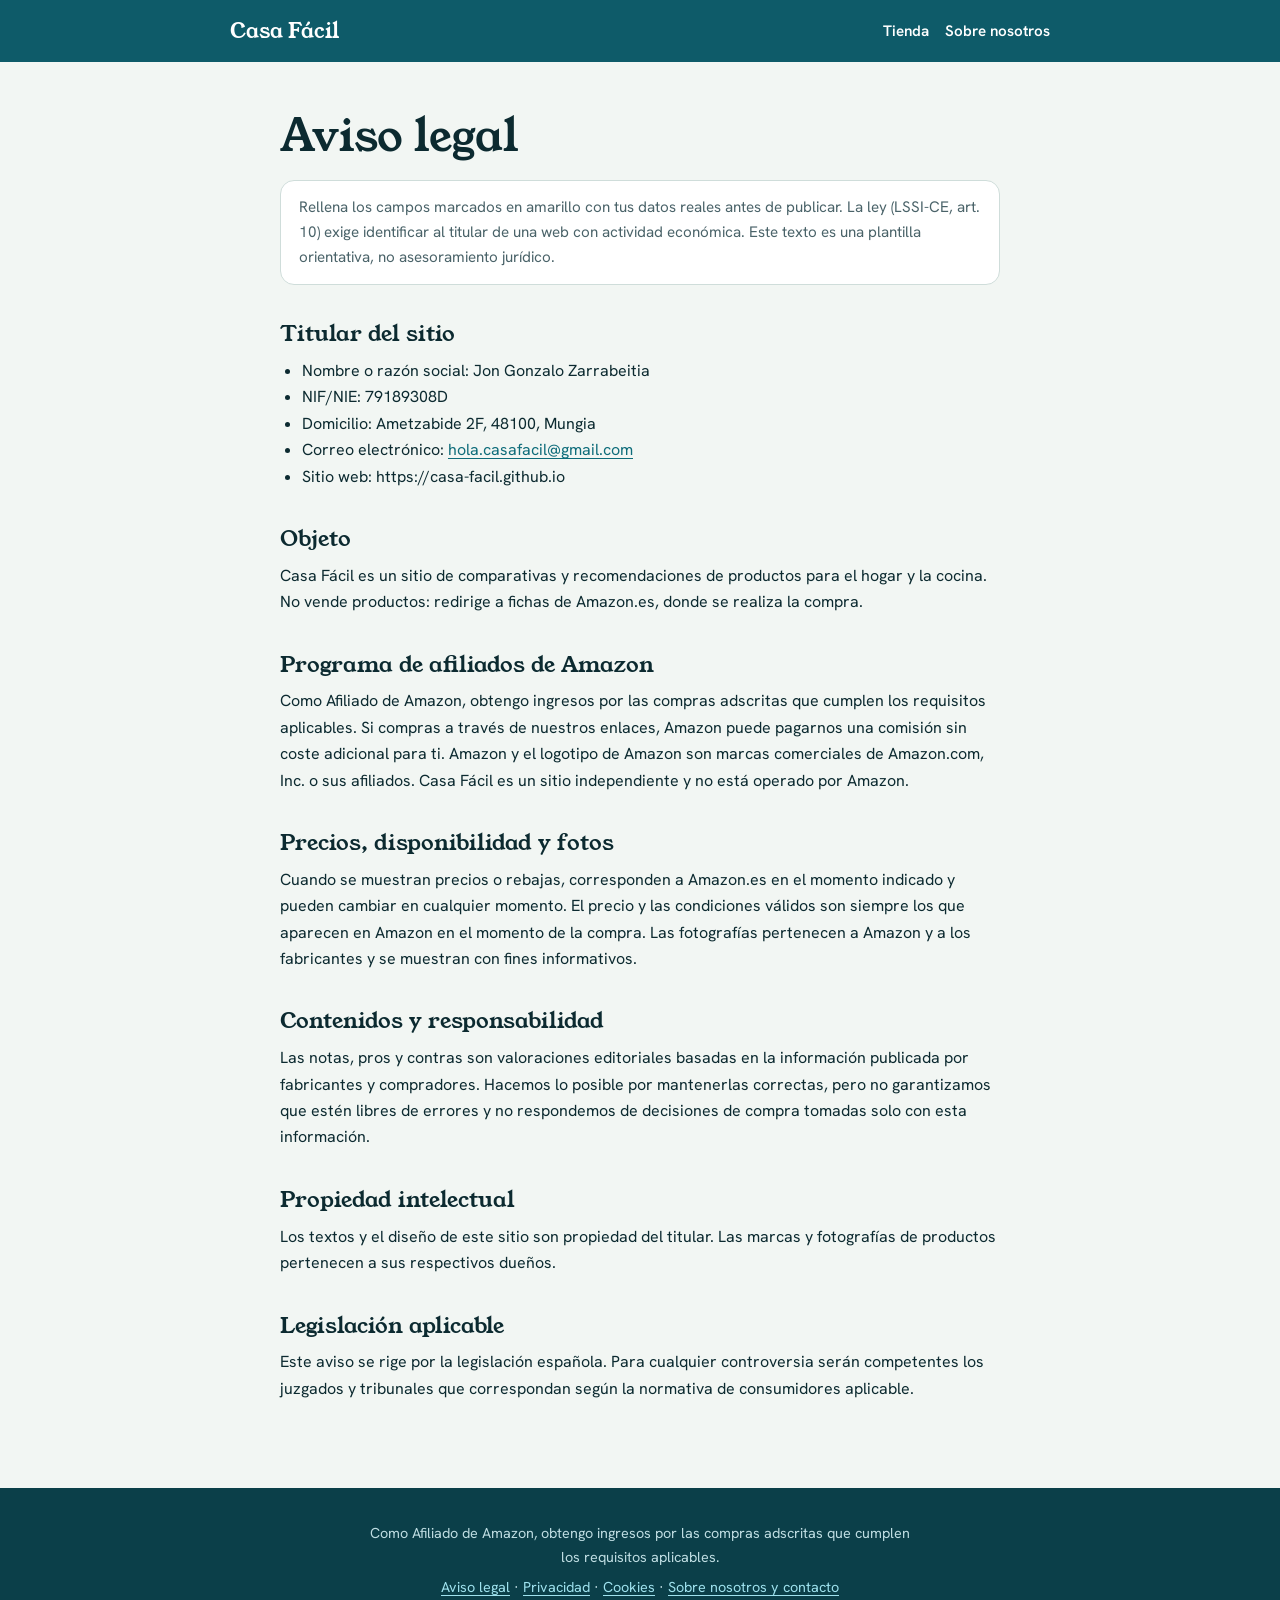
<file: aviso-legal.html>
<!doctype html>
<html lang="es-ES">
<head>
<meta charset="utf-8">
<meta name="viewport" content="width=device-width,initial-scale=1">
<title>Aviso legal – Casa Fácil</title>
<meta name="description" content="Aviso legal e información del titular de Casa Fácil.">
<meta name="robots" content="index,follow">
<link rel="icon" href="favicon.svg" type="image/svg+xml">
<link rel="stylesheet" href="legal.css">
</head>
<body>
<header><div class="in"><a href="index.html">Casa Fácil</a><nav aria-label="Principal"><a href="index.html#tienda">Tienda</a><a href="sobre-nosotros.html">Sobre nosotros</a></nav></div></header>
<main>
<h1>Aviso legal</h1>
<p class="note">Rellena los campos marcados en amarillo con tus datos reales antes de publicar. La ley (LSSI-CE, art. 10) exige identificar al titular de una web con actividad económica. Este texto es una plantilla orientativa, no asesoramiento jurídico.</p>
<h2>Titular del sitio</h2>
<ul>
<li>Nombre o razón social: Jon Gonzalo Zarrabeitia</li>
<li>NIF/NIE: 79189308D</li>
<li>Domicilio: Ametzabide 2F, 48100, Mungia</li>
<li>Correo electrónico: <a href="mailto:hola.casafacil@gmail.com">hola.casafacil@gmail.com</a></li>
<li>Sitio web: https://casa-facil.github.io</li>
</ul>
<h2>Objeto</h2>
<p>Casa Fácil es un sitio de comparativas y recomendaciones de productos para el hogar y la cocina. No vende productos: redirige a fichas de Amazon.es, donde se realiza la compra.</p>
<h2>Programa de afiliados de Amazon</h2>
<p>Como Afiliado de Amazon, obtengo ingresos por las compras adscritas que cumplen los requisitos aplicables. Si compras a través de nuestros enlaces, Amazon puede pagarnos una comisión sin coste adicional para ti. Amazon y el logotipo de Amazon son marcas comerciales de Amazon.com, Inc. o sus afiliados. Casa Fácil es un sitio independiente y no está operado por Amazon.</p>
<h2>Precios, disponibilidad y fotos</h2>
<p>Cuando se muestran precios o rebajas, corresponden a Amazon.es en el momento indicado y pueden cambiar en cualquier momento. El precio y las condiciones válidos son siempre los que aparecen en Amazon en el momento de la compra. Las fotografías pertenecen a Amazon y a los fabricantes y se muestran con fines informativos.</p>
<h2>Contenidos y responsabilidad</h2>
<p>Las notas, pros y contras son valoraciones editoriales basadas en la información publicada por fabricantes y compradores. Hacemos lo posible por mantenerlas correctas, pero no garantizamos que estén libres de errores y no respondemos de decisiones de compra tomadas solo con esta información.</p>
<h2>Propiedad intelectual</h2>
<p>Los textos y el diseño de este sitio son propiedad del titular. Las marcas y fotografías de productos pertenecen a sus respectivos dueños.</p>
<h2>Legislación aplicable</h2>
<p>Este aviso se rige por la legislación española. Para cualquier controversia serán competentes los juzgados y tribunales que correspondan según la normativa de consumidores aplicable.</p>
</main>
<footer>
<p>Como Afiliado de Amazon, obtengo ingresos por las compras adscritas que cumplen los requisitos aplicables.</p>
<p><a href="aviso-legal.html">Aviso legal</a> · <a href="privacidad.html">Privacidad</a> · <a href="cookies.html">Cookies</a> · <a href="sobre-nosotros.html">Sobre nosotros y contacto</a></p>
</footer>
</body>
</html>
</file>
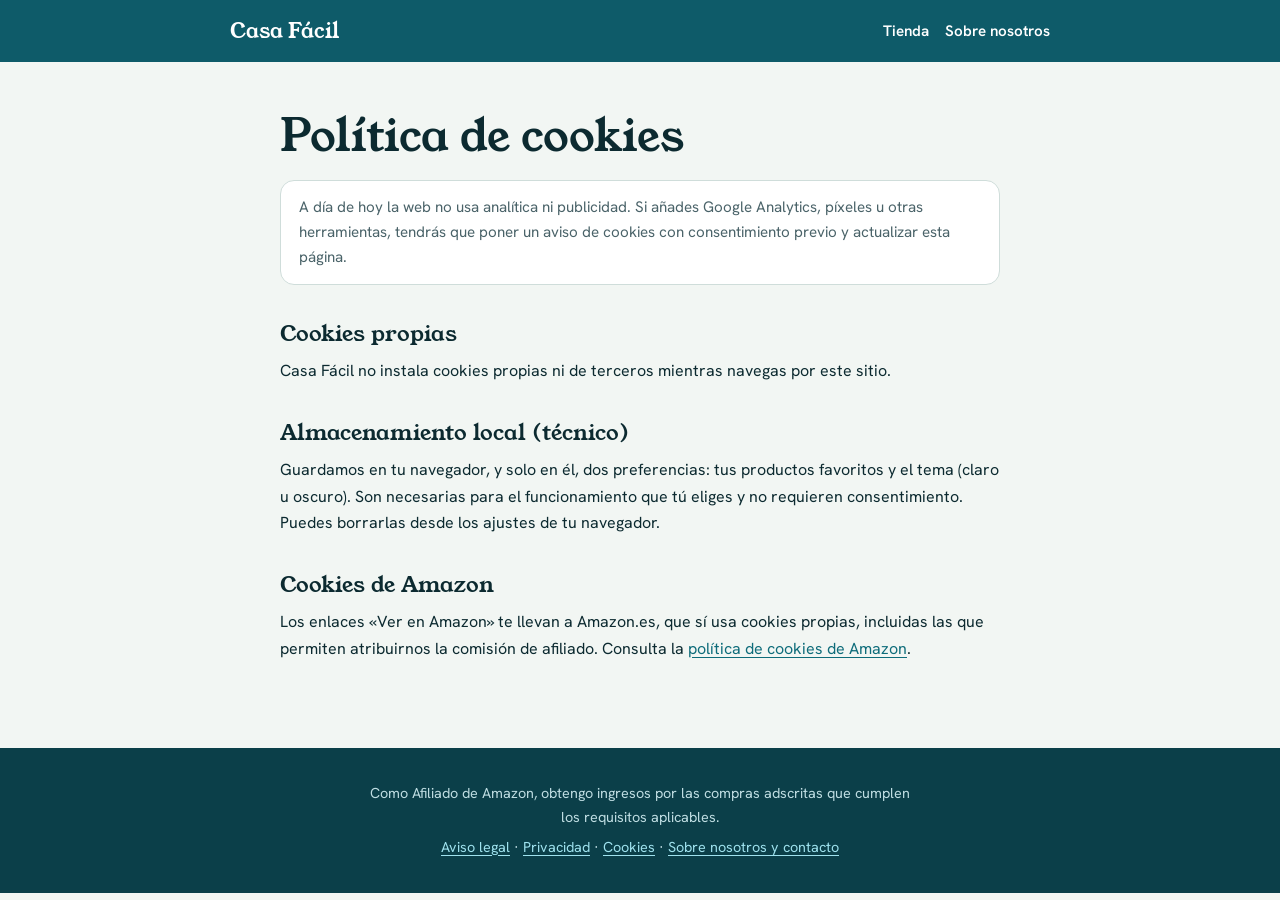
<file: cookies.html>
<!doctype html>
<html lang="es-ES">
<head>
<meta charset="utf-8">
<meta name="viewport" content="width=device-width,initial-scale=1">
<title>Política de cookies – Casa Fácil</title>
<meta name="description" content="Qué cookies y almacenamiento usa Casa Fácil.">
<meta name="robots" content="index,follow">
<link rel="icon" href="favicon.svg" type="image/svg+xml">
<link rel="stylesheet" href="legal.css">
</head>
<body>
<header><div class="in"><a href="index.html">Casa Fácil</a><nav aria-label="Principal"><a href="index.html#tienda">Tienda</a><a href="sobre-nosotros.html">Sobre nosotros</a></nav></div></header>
<main>
<h1>Política de cookies</h1>
<p class="note">A día de hoy la web no usa analítica ni publicidad. Si añades Google Analytics, píxeles u otras herramientas, tendrás que poner un aviso de cookies con consentimiento previo y actualizar esta página.</p>
<h2>Cookies propias</h2>
<p>Casa Fácil no instala cookies propias ni de terceros mientras navegas por este sitio.</p>
<h2>Almacenamiento local (técnico)</h2>
<p>Guardamos en tu navegador, y solo en él, dos preferencias: tus productos favoritos y el tema (claro u oscuro). Son necesarias para el funcionamiento que tú eliges y no requieren consentimiento. Puedes borrarlas desde los ajustes de tu navegador.</p>
<h2>Cookies de Amazon</h2>
<p>Los enlaces «Ver en Amazon» te llevan a Amazon.es, que sí usa cookies propias, incluidas las que permiten atribuirnos la comisión de afiliado. Consulta la <a href="https://www.amazon.es/gp/help/customer/display.html?nodeId=201890250" rel="noopener nofollow">política de cookies de Amazon</a>.</p>
</main>
<footer>
<p>Como Afiliado de Amazon, obtengo ingresos por las compras adscritas que cumplen los requisitos aplicables.</p>
<p><a href="aviso-legal.html">Aviso legal</a> · <a href="privacidad.html">Privacidad</a> · <a href="cookies.html">Cookies</a> · <a href="sobre-nosotros.html">Sobre nosotros y contacto</a></p>
</footer>
</body>
</html>
</file>
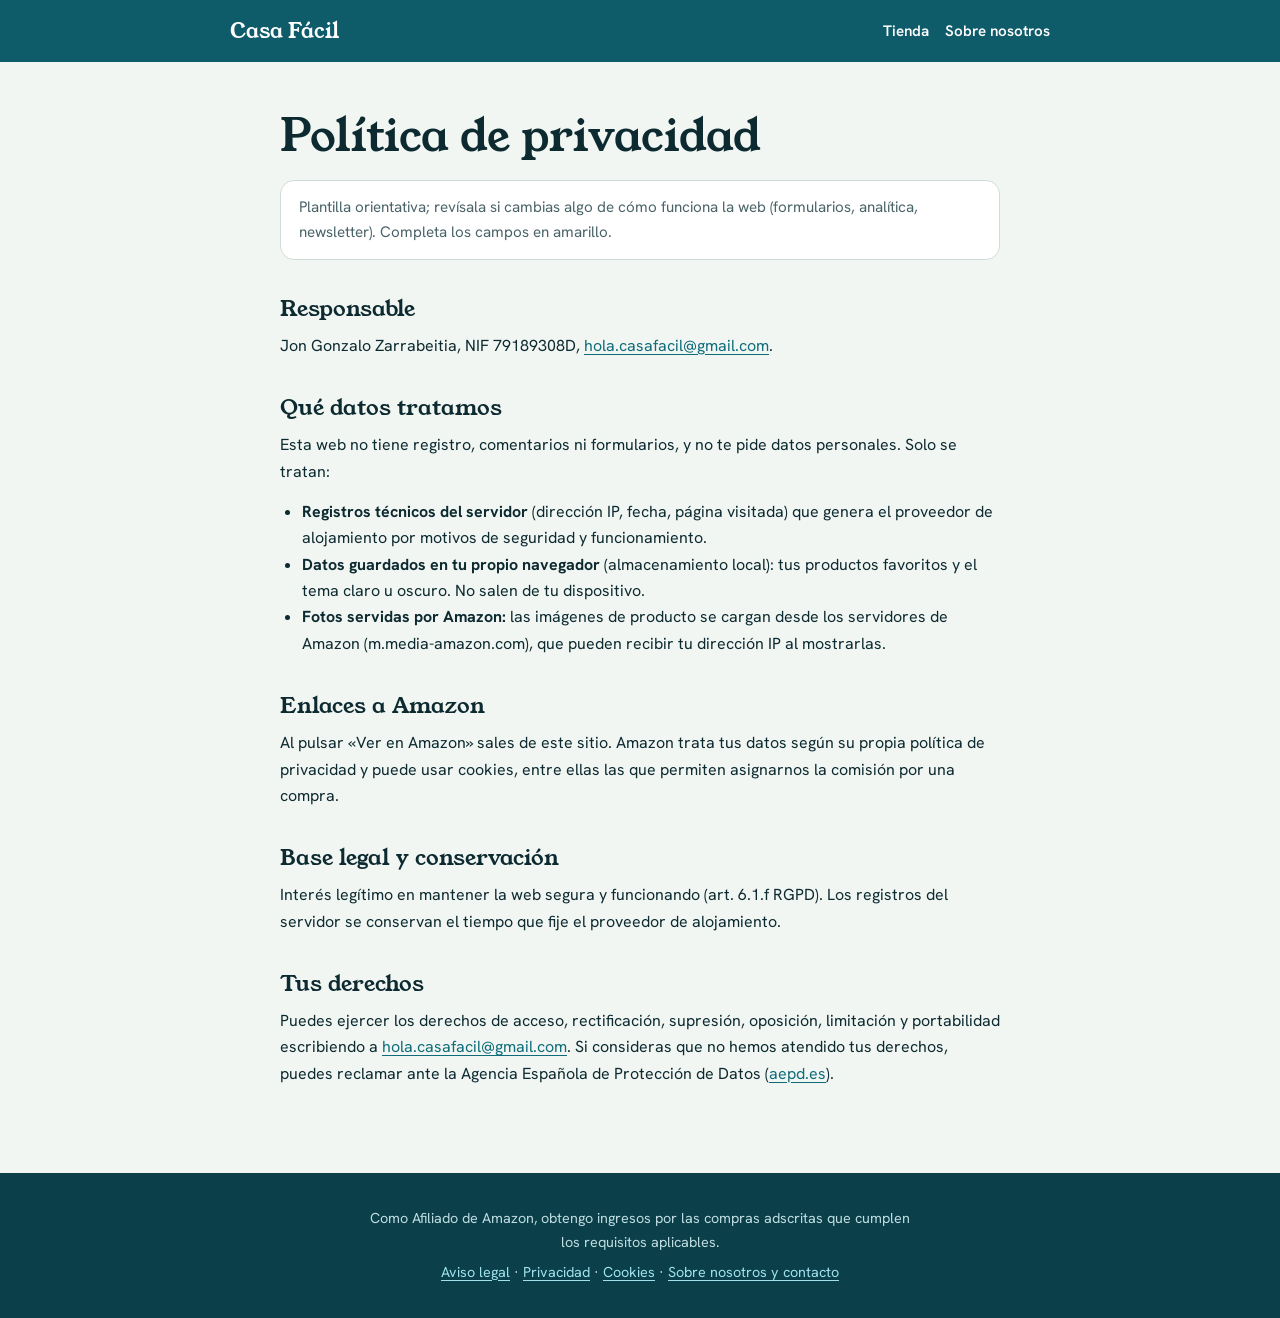
<file: privacidad.html>
<!doctype html>
<html lang="es-ES">
<head>
<meta charset="utf-8">
<meta name="viewport" content="width=device-width,initial-scale=1">
<title>Política de privacidad – Casa Fácil</title>
<meta name="description" content="Cómo trata Casa Fácil los datos personales.">
<meta name="robots" content="index,follow">
<link rel="icon" href="favicon.svg" type="image/svg+xml">
<link rel="stylesheet" href="legal.css">
</head>
<body>
<header><div class="in"><a href="index.html">Casa Fácil</a><nav aria-label="Principal"><a href="index.html#tienda">Tienda</a><a href="sobre-nosotros.html">Sobre nosotros</a></nav></div></header>
<main>
<h1>Política de privacidad</h1>
<p class="note">Plantilla orientativa; revísala si cambias algo de cómo funciona la web (formularios, analítica, newsletter). Completa los campos en amarillo.</p>
<h2>Responsable</h2>
<p>Jon Gonzalo Zarrabeitia, NIF 79189308D, <a href="mailto:hola.casafacil@gmail.com">hola.casafacil@gmail.com</a>.</p>
<h2>Qué datos tratamos</h2>
<p>Esta web no tiene registro, comentarios ni formularios, y no te pide datos personales. Solo se tratan:</p>
<ul>
<li><strong>Registros técnicos del servidor</strong> (dirección IP, fecha, página visitada) que genera el proveedor de alojamiento por motivos de seguridad y funcionamiento.</li>
<li><strong>Datos guardados en tu propio navegador</strong> (almacenamiento local): tus productos favoritos y el tema claro u oscuro. No salen de tu dispositivo.</li>
<li><strong>Fotos servidas por Amazon:</strong> las imágenes de producto se cargan desde los servidores de Amazon (m.media-amazon.com), que pueden recibir tu dirección IP al mostrarlas.</li>
</ul>
<h2>Enlaces a Amazon</h2>
<p>Al pulsar «Ver en Amazon» sales de este sitio. Amazon trata tus datos según su propia política de privacidad y puede usar cookies, entre ellas las que permiten asignarnos la comisión por una compra.</p>
<h2>Base legal y conservación</h2>
<p>Interés legítimo en mantener la web segura y funcionando (art. 6.1.f RGPD). Los registros del servidor se conservan el tiempo que fije el proveedor de alojamiento.</p>
<h2>Tus derechos</h2>
<p>Puedes ejercer los derechos de acceso, rectificación, supresión, oposición, limitación y portabilidad escribiendo a <a href="mailto:hola.casafacil@gmail.com">hola.casafacil@gmail.com</a>. Si consideras que no hemos atendido tus derechos, puedes reclamar ante la Agencia Española de Protección de Datos (<a href="https://www.aepd.es" rel="noopener">aepd.es</a>).</p>
</main>
<footer>
<p>Como Afiliado de Amazon, obtengo ingresos por las compras adscritas que cumplen los requisitos aplicables.</p>
<p><a href="aviso-legal.html">Aviso legal</a> · <a href="privacidad.html">Privacidad</a> · <a href="cookies.html">Cookies</a> · <a href="sobre-nosotros.html">Sobre nosotros y contacto</a></p>
</footer>
</body>
</html>
</file>
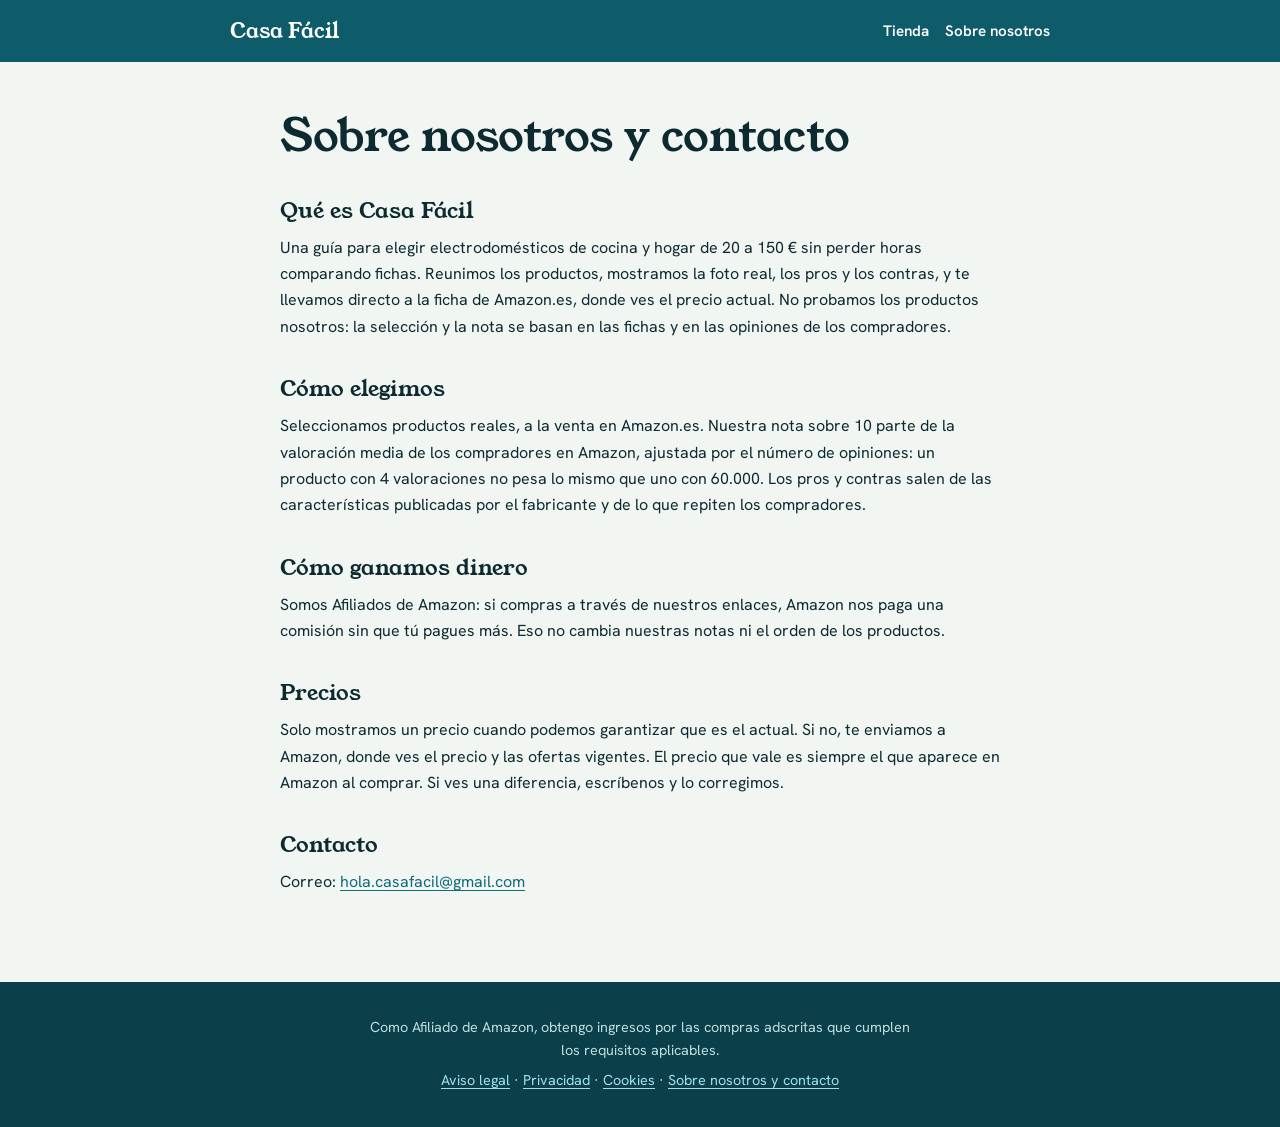
<file: sobre-nosotros.html>
<!doctype html>
<html lang="es-ES">
<head>
<meta charset="utf-8">
<meta name="viewport" content="width=device-width,initial-scale=1">
<title>Sobre nosotros y contacto – Casa Fácil</title>
<meta name="description" content="Quiénes somos, cómo elegimos los productos y cómo contactar con Casa Fácil.">
<meta name="robots" content="index,follow">
<link rel="icon" href="favicon.svg" type="image/svg+xml">
<link rel="stylesheet" href="legal.css">
</head>
<body>
<header><div class="in"><a href="index.html">Casa Fácil</a><nav aria-label="Principal"><a href="index.html#tienda">Tienda</a><a href="sobre-nosotros.html">Sobre nosotros</a></nav></div></header>
<main>
<h1>Sobre nosotros y contacto</h1>
<h2>Qué es Casa Fácil</h2>
<p>Una guía para elegir electrodomésticos de cocina y hogar de 20 a 150 € sin perder horas comparando fichas. Reunimos los productos, mostramos la foto real, los pros y los contras, y te llevamos directo a la ficha de Amazon.es, donde ves el precio actual. No probamos los productos nosotros: la selección y la nota se basan en las fichas y en las opiniones de los compradores.</p>
<h2>Cómo elegimos</h2>
<p>Seleccionamos productos reales, a la venta en Amazon.es. Nuestra nota sobre 10 parte de la valoración media de los compradores en Amazon, ajustada por el número de opiniones: un producto con 4 valoraciones no pesa lo mismo que uno con 60.000. Los pros y contras salen de las características publicadas por el fabricante y de lo que repiten los compradores.</p>
<h2>Cómo ganamos dinero</h2>
<p>Somos Afiliados de Amazon: si compras a través de nuestros enlaces, Amazon nos paga una comisión sin que tú pagues más. Eso no cambia nuestras notas ni el orden de los productos.</p>
<h2>Precios</h2>
<p>Solo mostramos un precio cuando podemos garantizar que es el actual. Si no, te enviamos a Amazon, donde ves el precio y las ofertas vigentes. El precio que vale es siempre el que aparece en Amazon al comprar. Si ves una diferencia, escríbenos y lo corregimos.</p>
<h2>Contacto</h2>
<p>Correo: <a href="mailto:hola.casafacil@gmail.com">hola.casafacil@gmail.com</a></p>
</main>
<footer>
<p>Como Afiliado de Amazon, obtengo ingresos por las compras adscritas que cumplen los requisitos aplicables.</p>
<p><a href="aviso-legal.html">Aviso legal</a> · <a href="privacidad.html">Privacidad</a> · <a href="cookies.html">Cookies</a> · <a href="sobre-nosotros.html">Sobre nosotros y contacto</a></p>
</footer>
</body>
</html>
</file>
<file: fonts.css>
@font-face{font-family:'Hanken Grotesk';font-style:normal;font-weight:400;font-display:swap;src:url(fonts/hankengrotesk-400-latin-ext.woff2) format('woff2');unicode-range:U+0100-02BA, U+02BD-02C5, U+02C7-02CC, U+02CE-02D7, U+02DD-02FF, U+0304, U+0308, U+0329, U+1D00-1DBF, U+1E00-1E9F, U+1EF2-1EFF, U+2020, U+20A0-20AB, U+20AD-20C4, U+2113, U+2C60-2C7F, U+A720-A7FF}
@font-face{font-family:'Hanken Grotesk';font-style:normal;font-weight:400;font-display:swap;src:url(fonts/hankengrotesk-400-latin.woff2) format('woff2');unicode-range:U+0000-00FF, U+0131, U+0152-0153, U+02BB-02BC, U+02C6, U+02DA, U+02DC, U+0304, U+0308, U+0329, U+2000-206F, U+20AC, U+2122, U+2191, U+2193, U+2212, U+2215, U+FEFF, U+FFFD}
@font-face{font-family:'Hanken Grotesk';font-style:normal;font-weight:500;font-display:swap;src:url(fonts/hankengrotesk-500-latin-ext.woff2) format('woff2');unicode-range:U+0100-02BA, U+02BD-02C5, U+02C7-02CC, U+02CE-02D7, U+02DD-02FF, U+0304, U+0308, U+0329, U+1D00-1DBF, U+1E00-1E9F, U+1EF2-1EFF, U+2020, U+20A0-20AB, U+20AD-20C4, U+2113, U+2C60-2C7F, U+A720-A7FF}
@font-face{font-family:'Hanken Grotesk';font-style:normal;font-weight:500;font-display:swap;src:url(fonts/hankengrotesk-500-latin.woff2) format('woff2');unicode-range:U+0000-00FF, U+0131, U+0152-0153, U+02BB-02BC, U+02C6, U+02DA, U+02DC, U+0304, U+0308, U+0329, U+2000-206F, U+20AC, U+2122, U+2191, U+2193, U+2212, U+2215, U+FEFF, U+FFFD}
@font-face{font-family:'Hanken Grotesk';font-style:normal;font-weight:600;font-display:swap;src:url(fonts/hankengrotesk-600-latin-ext.woff2) format('woff2');unicode-range:U+0100-02BA, U+02BD-02C5, U+02C7-02CC, U+02CE-02D7, U+02DD-02FF, U+0304, U+0308, U+0329, U+1D00-1DBF, U+1E00-1E9F, U+1EF2-1EFF, U+2020, U+20A0-20AB, U+20AD-20C4, U+2113, U+2C60-2C7F, U+A720-A7FF}
@font-face{font-family:'Hanken Grotesk';font-style:normal;font-weight:600;font-display:swap;src:url(fonts/hankengrotesk-600-latin.woff2) format('woff2');unicode-range:U+0000-00FF, U+0131, U+0152-0153, U+02BB-02BC, U+02C6, U+02DA, U+02DC, U+0304, U+0308, U+0329, U+2000-206F, U+20AC, U+2122, U+2191, U+2193, U+2212, U+2215, U+FEFF, U+FFFD}
@font-face{font-family:'Hanken Grotesk';font-style:normal;font-weight:700;font-display:swap;src:url(fonts/hankengrotesk-700-latin-ext.woff2) format('woff2');unicode-range:U+0100-02BA, U+02BD-02C5, U+02C7-02CC, U+02CE-02D7, U+02DD-02FF, U+0304, U+0308, U+0329, U+1D00-1DBF, U+1E00-1E9F, U+1EF2-1EFF, U+2020, U+20A0-20AB, U+20AD-20C4, U+2113, U+2C60-2C7F, U+A720-A7FF}
@font-face{font-family:'Hanken Grotesk';font-style:normal;font-weight:700;font-display:swap;src:url(fonts/hankengrotesk-700-latin.woff2) format('woff2');unicode-range:U+0000-00FF, U+0131, U+0152-0153, U+02BB-02BC, U+02C6, U+02DA, U+02DC, U+0304, U+0308, U+0329, U+2000-206F, U+20AC, U+2122, U+2191, U+2193, U+2212, U+2215, U+FEFF, U+FFFD}
@font-face{font-family:'Hanken Grotesk';font-style:normal;font-weight:800;font-display:swap;src:url(fonts/hankengrotesk-800-latin-ext.woff2) format('woff2');unicode-range:U+0100-02BA, U+02BD-02C5, U+02C7-02CC, U+02CE-02D7, U+02DD-02FF, U+0304, U+0308, U+0329, U+1D00-1DBF, U+1E00-1E9F, U+1EF2-1EFF, U+2020, U+20A0-20AB, U+20AD-20C4, U+2113, U+2C60-2C7F, U+A720-A7FF}
@font-face{font-family:'Hanken Grotesk';font-style:normal;font-weight:800;font-display:swap;src:url(fonts/hankengrotesk-800-latin.woff2) format('woff2');unicode-range:U+0000-00FF, U+0131, U+0152-0153, U+02BB-02BC, U+02C6, U+02DA, U+02DC, U+0304, U+0308, U+0329, U+2000-206F, U+20AC, U+2122, U+2191, U+2193, U+2212, U+2215, U+FEFF, U+FFFD}
@font-face{font-family:'Young Serif';font-style:normal;font-weight:400;font-display:swap;src:url(fonts/youngserif-400-latin-ext.woff2) format('woff2');unicode-range:U+0100-02BA, U+02BD-02C5, U+02C7-02CC, U+02CE-02D7, U+02DD-02FF, U+0304, U+0308, U+0329, U+1D00-1DBF, U+1E00-1E9F, U+1EF2-1EFF, U+2020, U+20A0-20AB, U+20AD-20C4, U+2113, U+2C60-2C7F, U+A720-A7FF}
@font-face{font-family:'Young Serif';font-style:normal;font-weight:400;font-display:swap;src:url(fonts/youngserif-400-latin.woff2) format('woff2');unicode-range:U+0000-00FF, U+0131, U+0152-0153, U+02BB-02BC, U+02C6, U+02DA, U+02DC, U+0304, U+0308, U+0329, U+2000-206F, U+20AC, U+2122, U+2191, U+2193, U+2212, U+2215, U+FEFF, U+FFFD}
</file>
<file: legal.css>
@import url(fonts.css);
:root{--paper:#F2F6F3;--card:#fff;--ink:#0C2A30;--muted:#4A6369;--line:#CFDDDA;--btn:#127C8B;--link:#0E6C7A;--band:#0E5B69;--foot:#0B3F49;--focus:#C62E35;--hero:#4DB6C7;color-scheme:light}
@media(prefers-color-scheme:dark){:root{--paper:#0A1D22;--card:#12292F;--ink:#E7F1F2;--muted:#9DB6BB;--line:#244249;--btn:#2BB0C4;--link:#6FD0DF;--band:#0D3B45;--foot:#071518;--focus:#FF8A8E;color-scheme:dark}}
*{box-sizing:border-box}*{margin:0}
html{overflow-x:clip}
body{font-family:'Hanken Grotesk',system-ui,sans-serif;background:var(--paper);color:var(--ink);line-height:1.65;overflow-x:clip}
a{color:var(--link);text-underline-offset:.2em}
:focus-visible{outline:3px solid var(--focus);outline-offset:2px;border-radius:6px}
header{background:var(--band);color:#fff}
header .in{max-width:860px;margin:0 auto;padding:14px 20px;display:flex;justify-content:space-between;align-items:center;gap:16px;flex-wrap:wrap}
header a{color:#fff;text-decoration:none;font-family:'Young Serif',Georgia,serif;font-size:1.3rem}
header nav a{font-family:inherit;font-size:.95rem;font-weight:600;margin-left:16px}
main{max-width:760px;margin:0 auto;padding:48px 20px 72px}
h1{font-family:'Young Serif',Georgia,serif;font-weight:400;font-size:clamp(2rem,5vw,2.8rem);line-height:1.15;margin-bottom:12px;text-wrap:balance}
h2{font-family:'Young Serif',Georgia,serif;font-weight:400;font-size:1.4rem;margin:36px 0 10px;line-height:1.2}
p,ul{margin-bottom:14px}ul{padding-left:22px}
.note{background:var(--card);border:1px solid var(--line);border-radius:14px;padding:14px 18px;color:var(--muted);font-size:.95rem;margin:18px 0}
.ph{background:#fff3cd;color:#664d03;padding:1px 6px;border-radius:5px;font-weight:700}
footer{background:var(--foot);color:#BFDDE2;padding:28px 20px;font-size:.9rem;text-align:center}
footer a{color:#9FE2EE}
footer p{margin:6px auto;max-width:70ch}
::selection{background:var(--hero);color:#04262E}
</file>
